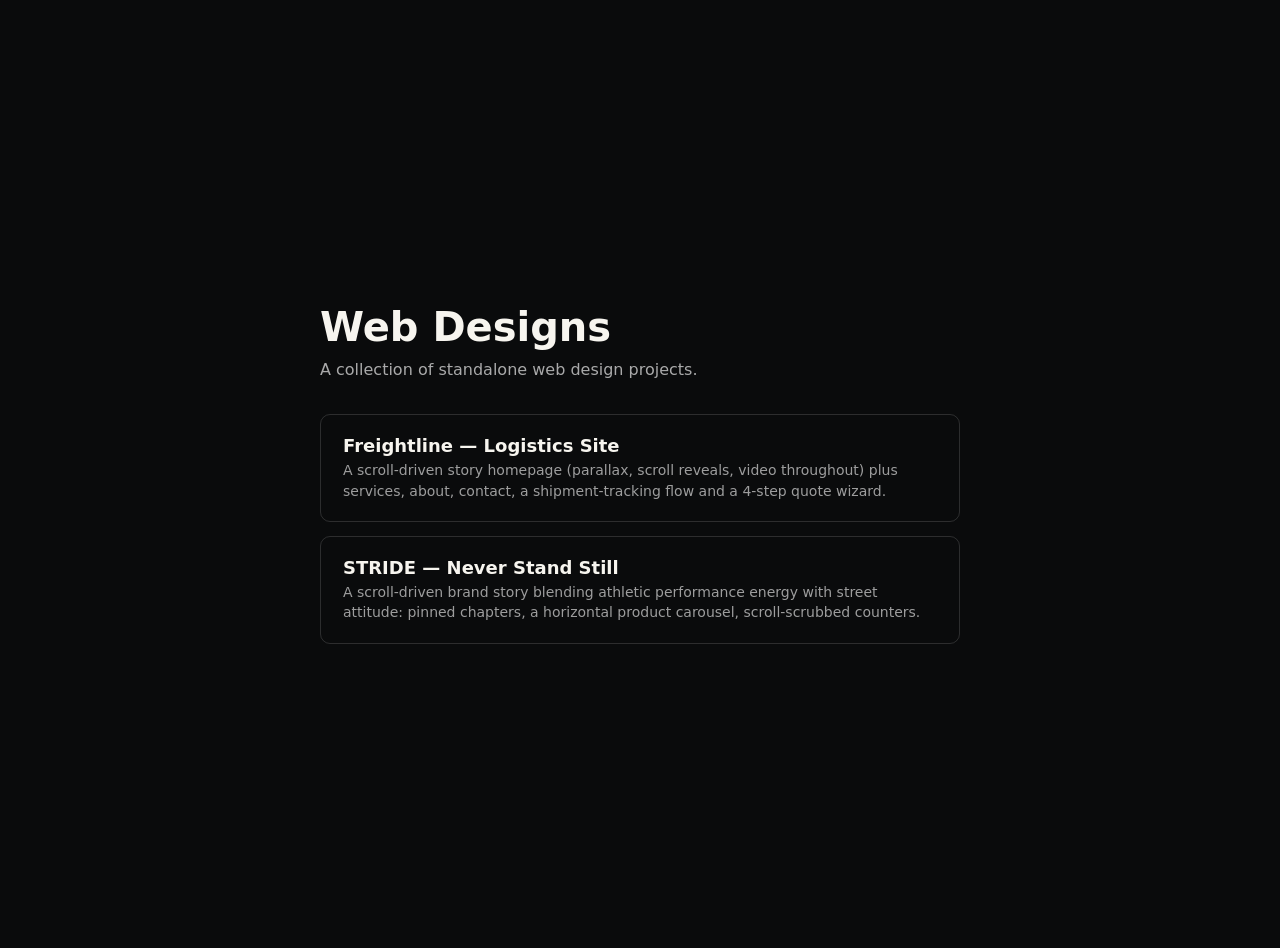
<file: index.html>
<!doctype html>
<html lang="en">
<head>
<meta charset="UTF-8">
<meta name="viewport" content="width=device-width, initial-scale=1">
<title>Web Designs</title>
<meta name="description" content="A collection of standalone web design projects.">
<style>
  :root{color-scheme:dark}
  html,body{height:100%}
  body{
    margin:0;
    background:#0a0b0c;
    color:#F7F5EF;
    font-family:system-ui,-apple-system,"Segoe UI",sans-serif;
    display:flex;
    align-items:center;
    justify-content:center;
    padding:24px;
  }
  main{max-width:640px;width:100%}
  h1{font-size:clamp(28px,5vw,40px);margin:0 0 8px}
  p.lede{color:rgba(255,255,255,.65);margin:0 0 32px;line-height:1.5}
  ul{list-style:none;margin:0;padding:0;display:flex;flex-direction:column;gap:14px}
  a.card{
    display:block;
    padding:20px 22px;
    border:1px solid rgba(255,255,255,.14);
    border-radius:10px;
    color:inherit;
    text-decoration:none;
    transition:border-color .15s ease, background .15s ease;
  }
  a.card:hover{border-color:#D6523A;background:rgba(255,255,255,.03)}
  a.card .name{font-weight:700;font-size:18px;display:block;margin-bottom:4px}
  a.card .desc{color:rgba(255,255,255,.6);font-size:14px;line-height:1.45}
</style>
</head>
<body>
<main>
  <h1>Web Designs</h1>
  <p class="lede">A collection of standalone web design projects.</p>
  <ul>
    <li>
      <a class="card" href="./logistics-freight-hero/">
        <span class="name">Freightline — Logistics Site</span>
        <span class="desc">A scroll-driven story homepage (parallax, scroll reveals, video throughout) plus services, about, contact, a shipment-tracking flow and a 4-step quote wizard.</span>
      </a>
    </li>
    <li>
      <a class="card" href="./stride/">
        <span class="name">STRIDE — Never Stand Still</span>
        <span class="desc">A scroll-driven brand story blending athletic performance energy with street attitude: pinned chapters, a horizontal product carousel, scroll-scrubbed counters.</span>
      </a>
    </li>
  </ul>
</main>
</body>
</html>
</file>
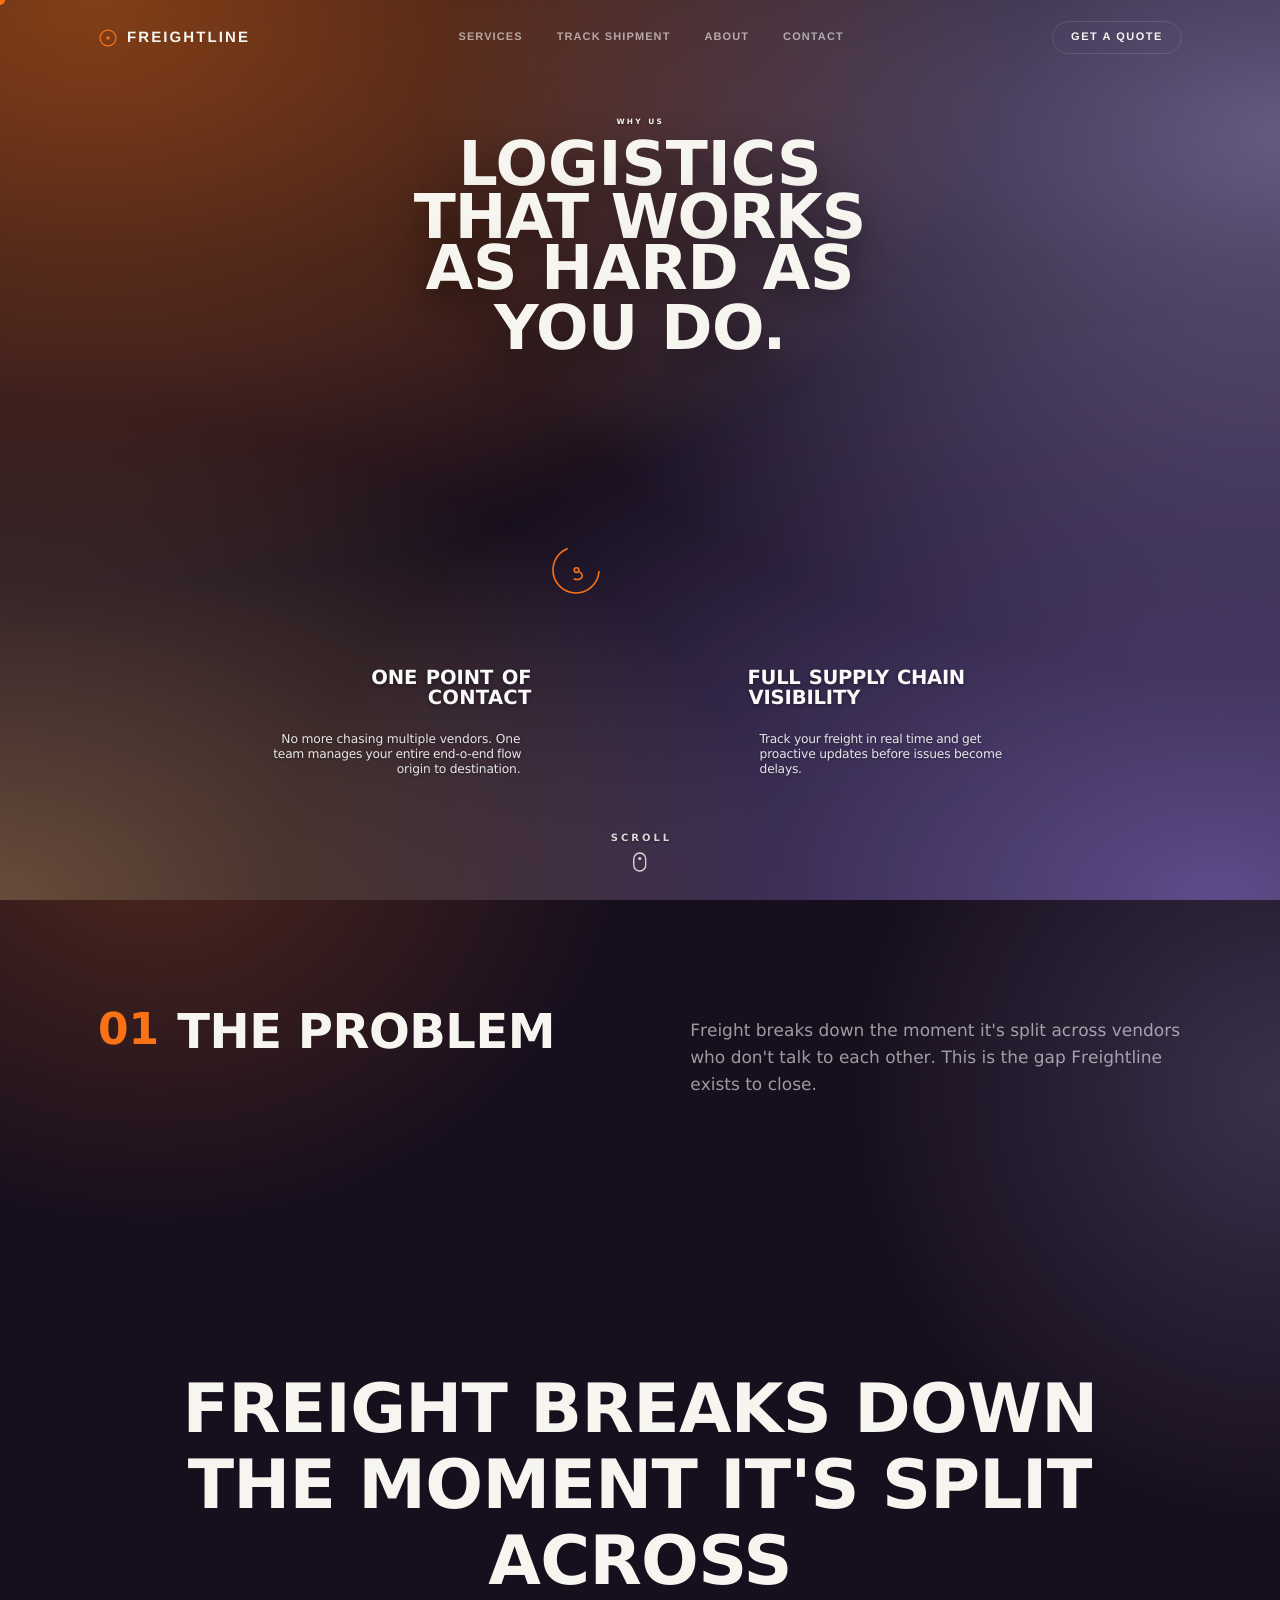
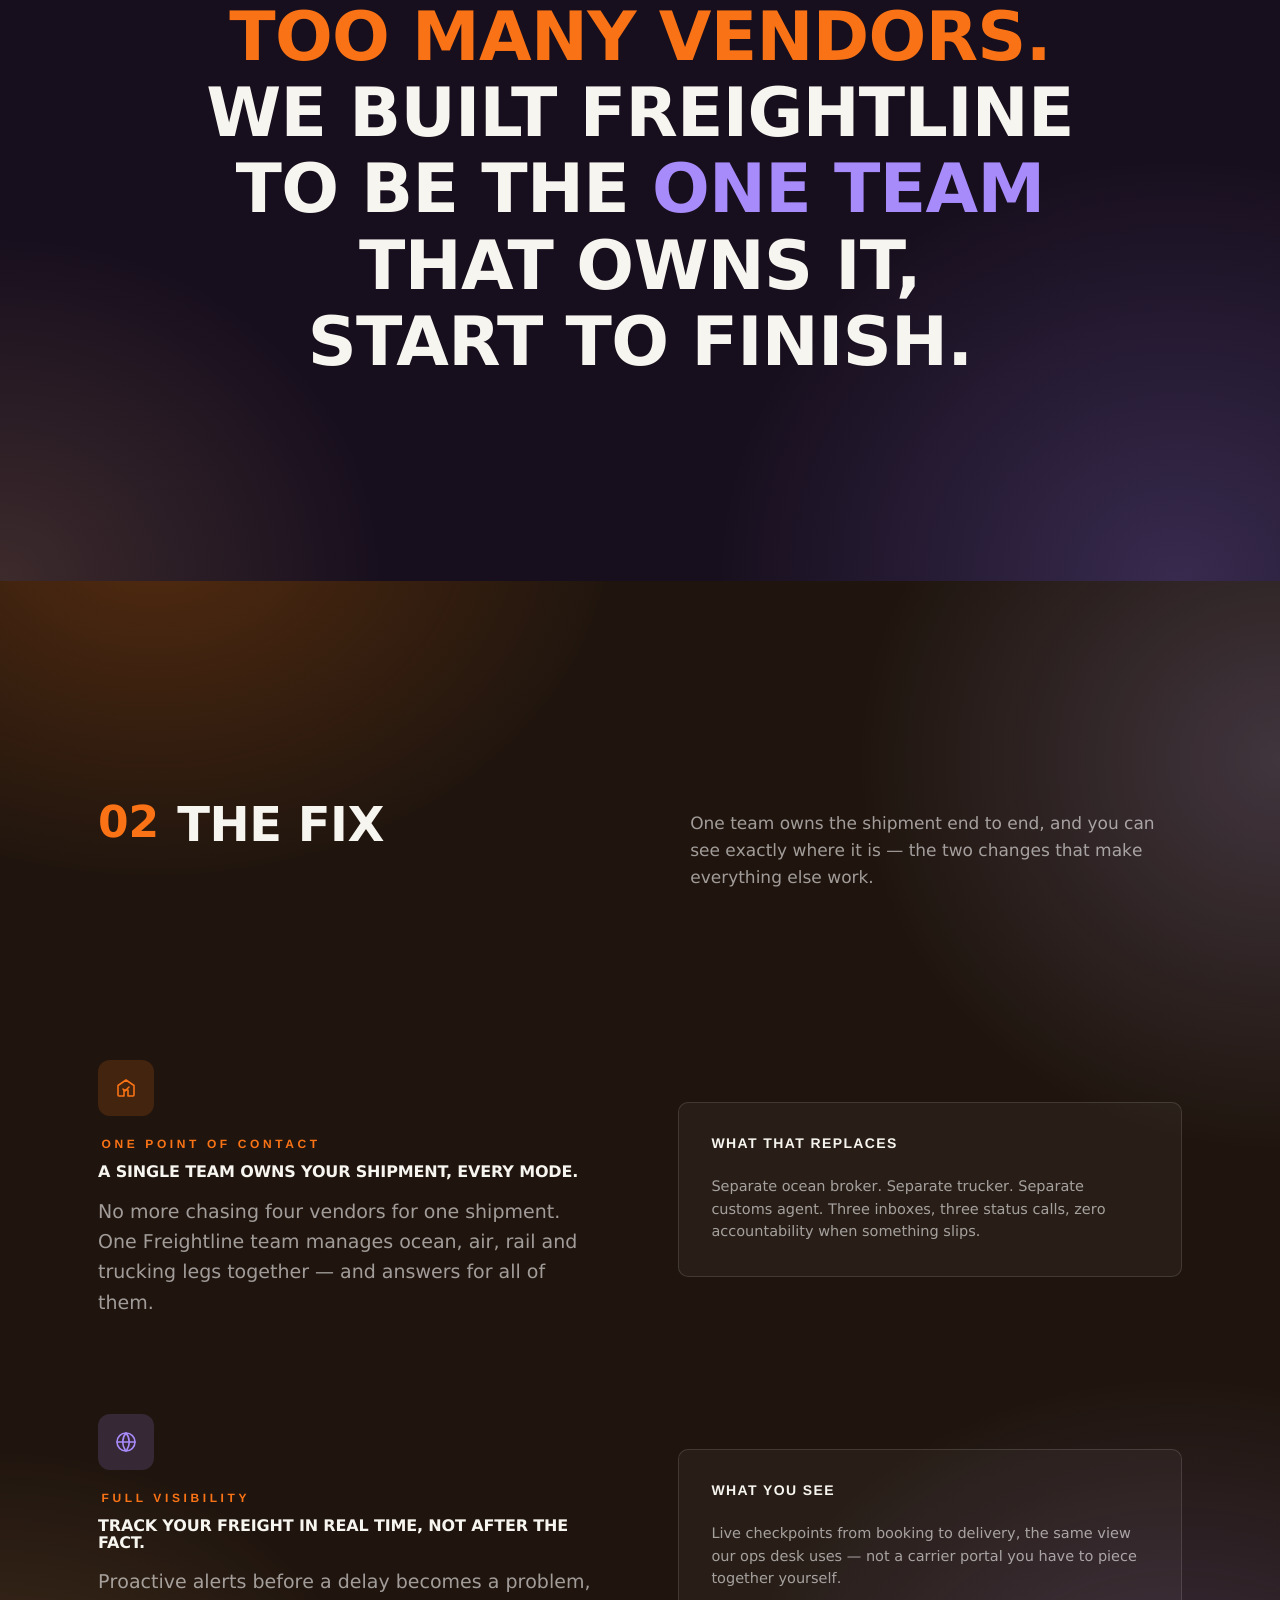
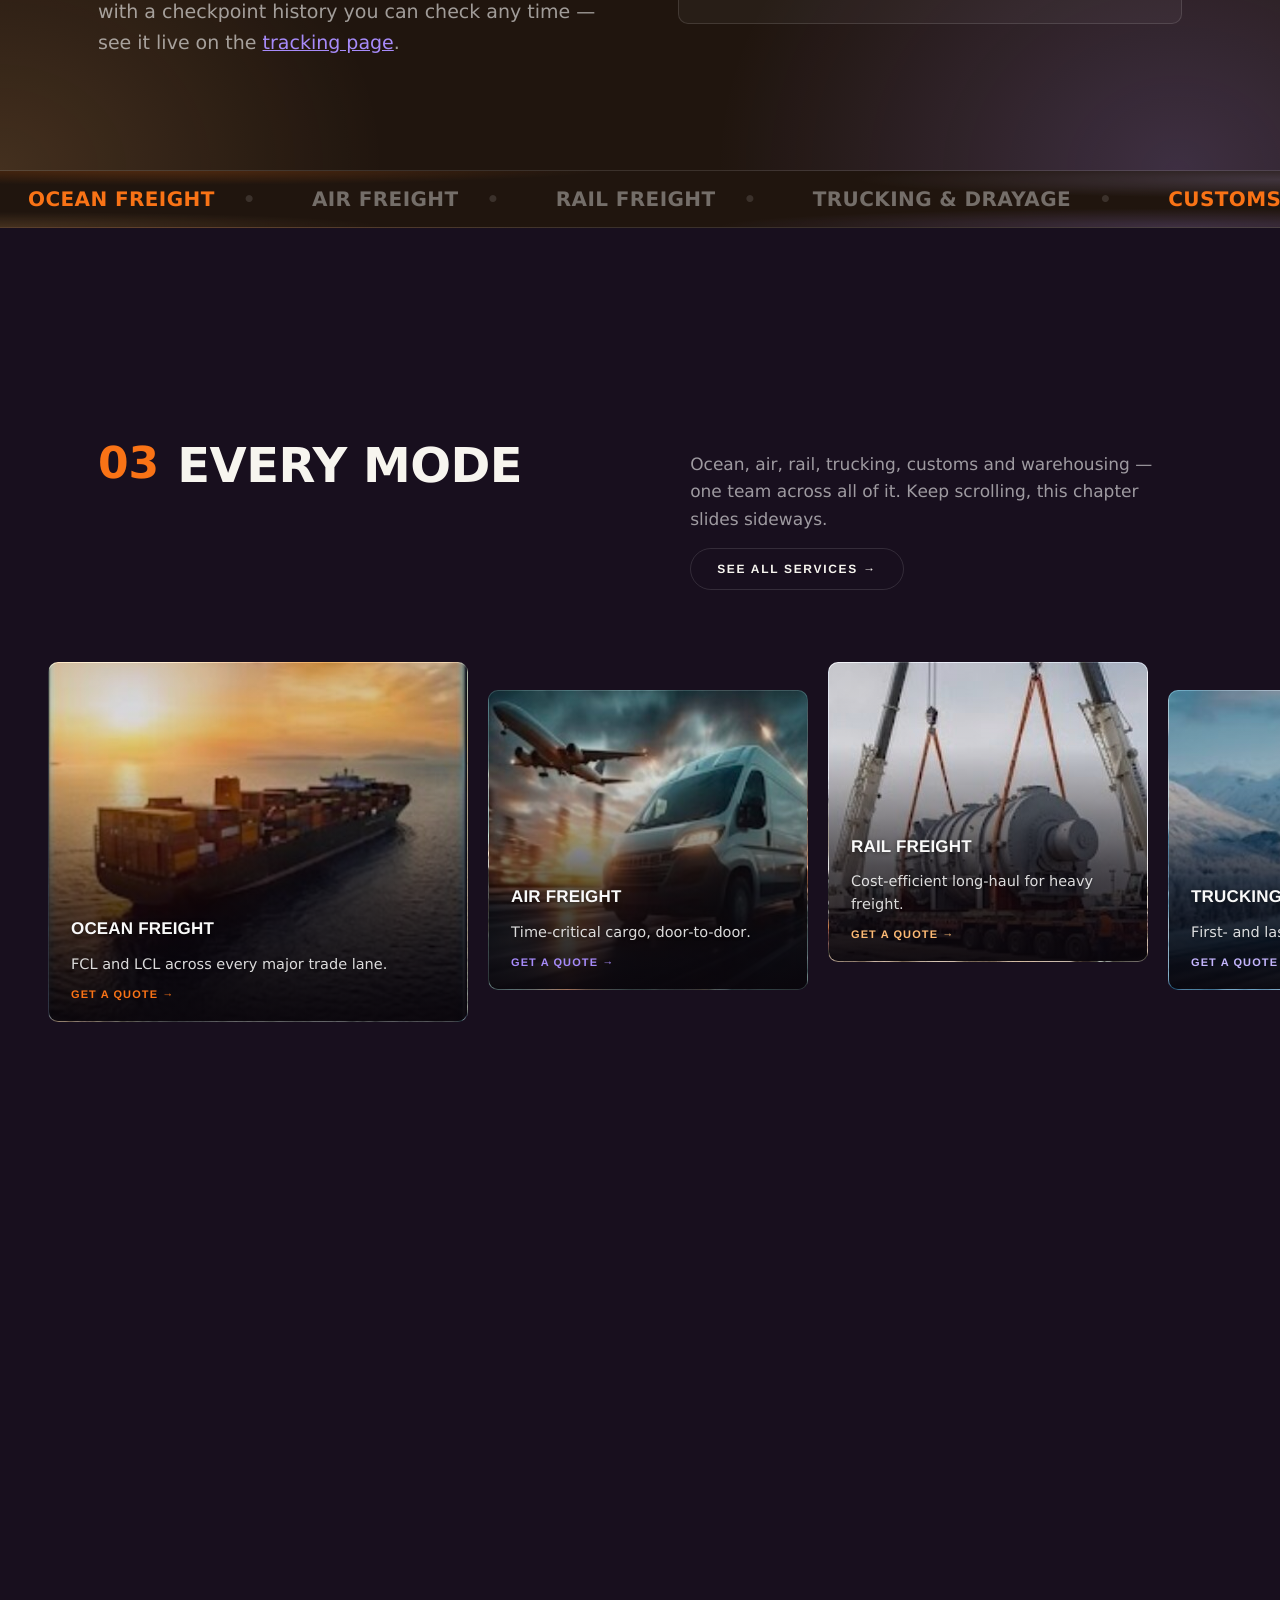
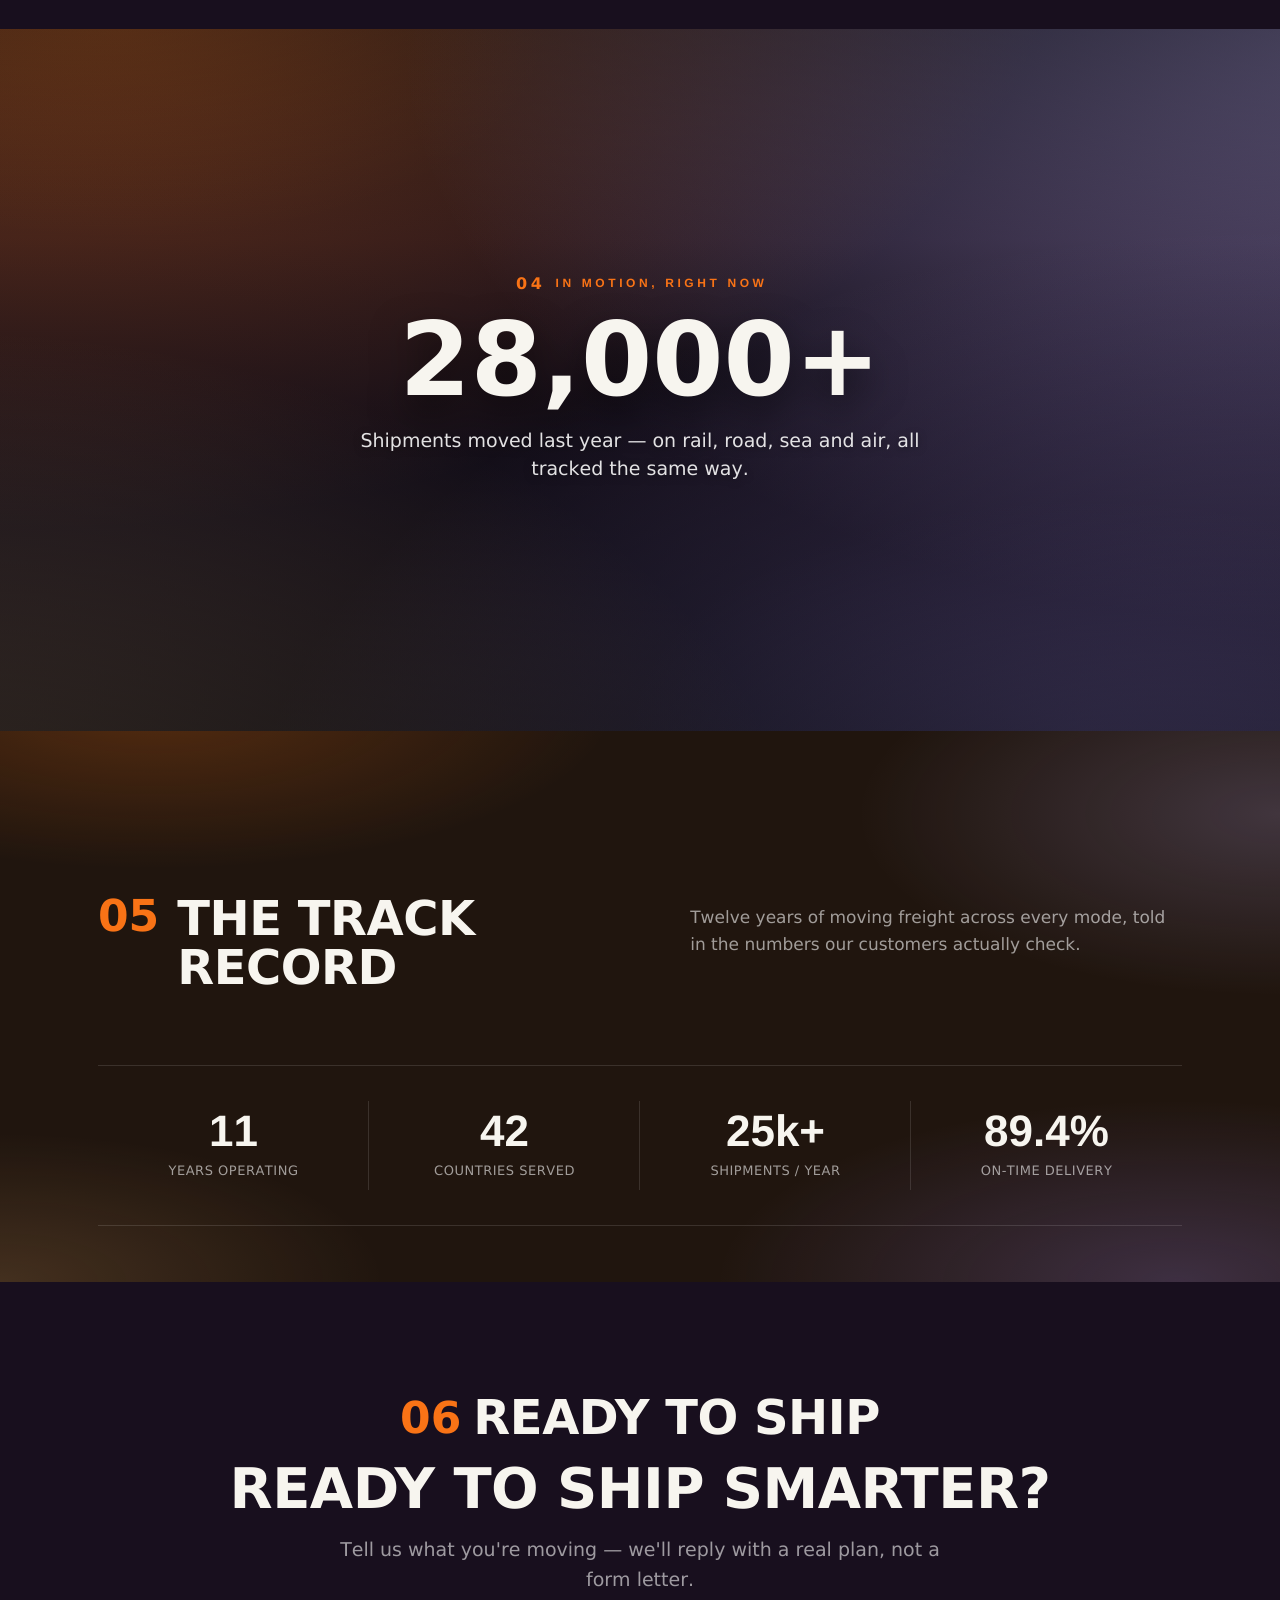
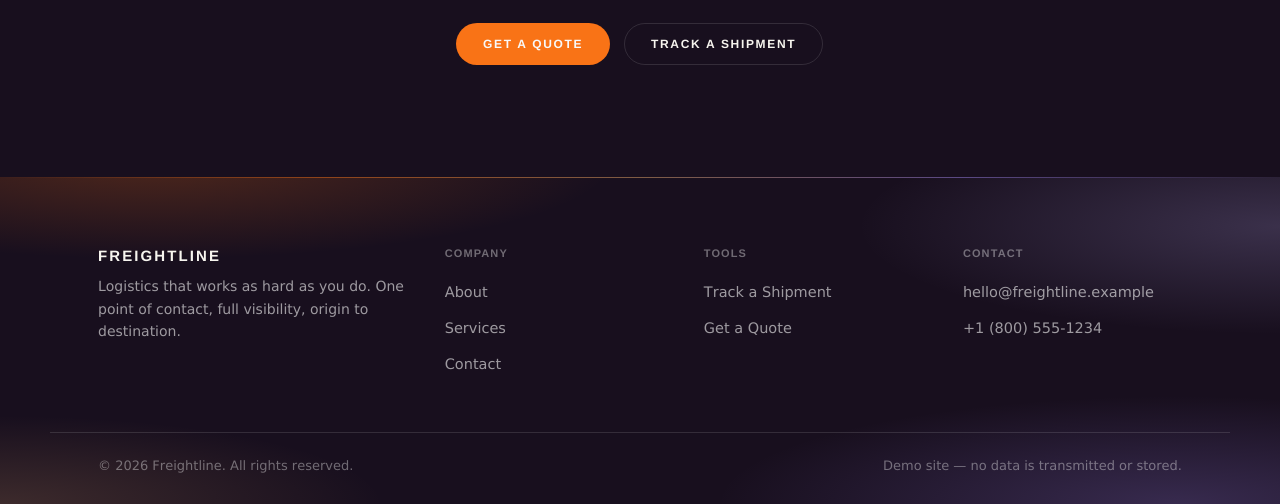
<file: logistics-freight-hero/index.html>
<!doctype html>
<html lang="en">
<head>
<meta charset="UTF-8">
<meta name="viewport" content="width=device-width, initial-scale=1, viewport-fit=cover">
<title>Logistics that works as hard as you do.</title>
<meta name="description" content="One point of contact and full supply-chain visibility, origin to destination.">
<link rel="preload" as="video" type="video/mp4" href="https://d8j0ntlcm91z4.cloudfront.net/user_38xzZboKViGWJOttwIXH07lWA1P/hf_20261005_115944_095d91d4-030f-4e82-b42b-a388c0816d24.mp4">
<link rel="preload" as="image" type="image/jpeg" href="assets/photos/ocean-freight.jpg">
<link rel="preload" as="image" type="image/jpeg" href="assets/photos/air-freight.jpg">
<link rel="preload" as="image" type="image/jpeg" href="assets/photos/rail-freight.jpg">
<link rel="preload" as="image" type="image/jpeg" href="assets/photos/trucking-drayage.jpg">
<link rel="preload" as="image" type="image/jpeg" href="assets/photos/warehousing.jpg"><link rel="stylesheet" href="assets/site.css">
<style>

@font-face{
  font-family:"Display";
  src:local("Oswald ExtraBold"), local("Oswald-ExtraBold"), local("Bebas Neue"), local("Impact");
  font-weight:800;
  font-display:block;
  ascent-override:99.9%;
  descent-override:20.1%;
  line-gap-override:0%;
}
@font-face{
  font-family:"UI";
  src:local("Oswald Bold"), local("Oswald-Bold"), local("Barlow Condensed SemiBold"), local("Arial Narrow Bold");
  font-weight:700;
  font-display:block;
  ascent-override:95%;
  descent-override:22.5%;
  line-gap-override:0%;
}
@font-face{
  font-family:"UI";
  src:local("Oswald"), local("Barlow Condensed"), local("Arial Narrow");
  font-weight:400;
  font-display:block;
  ascent-override:95%;
  descent-override:22.5%;
  line-gap-override:0%;
}

:root{
  --cream:#F7F5EF;
  --white:#F9F9F9;
  --ink:rgba(255,255,255,.88);
  --accent:#F97316;
  --s: min(100vh / 800, 100vw / 716);
  --cover: max(100vw / 1280, 100vh / 800);
}

*{box-sizing:border-box}
body{
  margin:0;
  background:#180f1e;
  font-kerning:none;
  font-variant-ligatures:none;
  font-feature-settings:normal;
  -webkit-font-smoothing:antialiased;
  -moz-osx-font-smoothing:grayscale;
  text-rendering:geometricPrecision;
}

body::before{display:none}

.frame{
  position:relative;
  height:100vh;height:100dvh;
  overflow:hidden;
  background:var(--mesh), #180f1e;
}

.bg{
  position:absolute;inset:0;
  width:100%;height:100%;
  object-fit:cover;object-position:center;
  background:var(--mesh), #180f1e;
}

.tint{
  position:absolute;inset:0;
  pointer-events:none;
  background:linear-gradient(to bottom,
    rgba(0,0,0,0.118) 0%,
    rgba(0,0,0,0.092) 11%,
    rgba(0,0,0,0.083) 20%,
    rgba(0,0,0,0.079) 29%,
    rgba(0,0,0,0.014) 37.5%,
    rgba(0,0,0,0.016) 46%,
    rgba(0,0,0,0.043) 55%,
    rgba(0,0,0,0.058) 64%,
    rgba(0,0,0,0.062) 73%,
    rgba(0,0,0,0.080) 81%,
    rgba(0,0,0,0.090) 90%,
    rgba(0,0,0,0.095) 100%);
}

/* ---------- DESKTOP / LANDSCAPE STAGE ---------- */

.stage{
  position:absolute;left:50%;top:50%;
  width:1280px;height:800px;
  margin:-400px 0 0 -640px;
  transform:scale(var(--s));
  transform-origin:50% 50%;
}

.eyebrow{
  position:absolute;left:0;top:67.8px;width:1280px;margin:0;
  font:700 7.4px/7.4px UI,system-ui,sans-serif;
  word-spacing:0.522px;
  text-align:center;
  text-transform:uppercase;
  color:var(--cream);
  text-shadow:0 1px 3px rgba(0,0,0,.45);
  letter-spacing:2.252px;
  text-indent:2.252px;
}
.eyebrow span{position:relative;display:block;left:-0.9px}

.headline{
  position:absolute;left:0;top:0;width:1280px;margin:0;
  font:800 61.74px/61.74px Display,system-ui,sans-serif;
  word-spacing:2.691px;
  text-align:center;
  text-transform:uppercase;
  color:var(--cream);
  text-shadow:0 15px 36px rgba(0,0,0,0.50);
}
.headline span{position:absolute;left:0;width:1280px;display:block;white-space:nowrap}

.hl1{top:83.62px;letter-spacing:-0.075px;left:0.45px;text-indent:-0.075px}
.hl2{top:137.02px;letter-spacing:-1.237px;text-indent:-1.237px}
.hl3{top:187.97px;letter-spacing:-0.237px;left:1.8px;text-indent:-0.237px}
.hl4{top:247.92px;letter-spacing:-0.487px;left:1.35px;text-indent:-0.487px}

.mark{
  position:absolute;left:549.5px;top:493.6px;
  width:52px;height:52px;
  overflow:visible;
  transform-origin:50% 50%;
}

.feature{position:absolute;top:0}
.f-left{right:748.5px;text-align:right}
.f-right{left:748.5px;text-align:left}

.feature .icon{position:absolute;display:block}
.f-left .icon{right:-4.5px;top:549.5px;width:35px;height:34px}
.f-right .icon{left:-3px;top:547.5px;width:35px;height:38px}

.feature h2{
  position:absolute;top:617.68px;margin:0;
  font:700 19.57px/20px UI,system-ui,sans-serif;
  word-spacing:1.838px;
  text-transform:uppercase;
  color:var(--white);
  text-shadow:0 1px 4px rgba(0,0,0,.4);
}
.f-left h2{right:0}
.f-right h2{left:0}
.feature h2 span{position:relative;display:block;white-space:nowrap}

.feature p{
  position:absolute;top:681.9px;margin:0;
  font:400 12.28px/15.1px UI,system-ui,sans-serif;
  word-spacing:-0.194px;
  color:var(--ink);
  text-shadow:0 1px 3px rgba(0,0,0,.35);
}
.f-left p{right:12px}
.f-right p{left:12px}
.feature p span{position:relative;display:block;white-space:nowrap}

.f-left h2 .t1{letter-spacing:-0.109px}
.f-left h2 .t2{letter-spacing:0.246px}
.f-right h2 .t1{letter-spacing:-0.354px;left:-0.9px}
.f-right h2 .t2{letter-spacing:-0.154px}

.f-left p .b1{letter-spacing:-0.097px;left:0.9px}
.f-left p .b2{letter-spacing:-0.271px;left:1.8px}
.f-left p .b3{letter-spacing:-0.161px;left:0.9px}

.f-right p .b1{letter-spacing:-0.247px;left:-0.9px}
.f-right p .b2{letter-spacing:-0.15px;left:-0.9px}
.f-right p .b3{letter-spacing:-0.247px;left:-0.9px}

/* ---------- ENTRANCE ANIMATION ---------- */

@media (prefers-reduced-motion:no-preference){
  .eyebrow{animation:riseIn 0.55s cubic-bezier(.33,.9,.35,1) 0.15s both}
  @keyframes riseIn{
    from{opacity:0;transform:translateY(6px)}
    to{opacity:1;transform:none}
  }

  .headline span{animation:lineIn 0.9s cubic-bezier(.16,1,.3,1) both}
  .hl1{animation-delay:.28s}
  .hl2{animation-delay:.37s}
  .hl3{animation-delay:.46s}
  .hl4{animation-delay:.55s}
  @keyframes lineIn{
    0%{opacity:0;transform:translateY(.26em);clip-path:inset(100% -30% 0% -30%)}
    35%{opacity:1}
    90%{clip-path:inset(0% -30% -100% -30%)}
    100%{opacity:1;transform:none;clip-path:inset(-80% -30% -100% -30%)}
  }

  .mark{animation:markIn 0.7s cubic-bezier(.2,.9,.25,1) 0.72s both}
  @keyframes markIn{
    from{opacity:0;transform:scale(.88)}
    to{opacity:1;transform:none}
  }

  .f-left{animation:blockInL 0.75s cubic-bezier(.16,1,.3,1) 0.82s both}
  .f-right{animation:blockInR 0.75s cubic-bezier(.16,1,.3,1) 0.90s both}
  @keyframes blockInL{
    from{opacity:0;transform:translate(-12px,8px)}
    to{opacity:1;transform:none}
  }
  @keyframes blockInR{
    from{opacity:0;transform:translate(12px,8px)}
    to{opacity:1;transform:none}
  }
}

/* ---------- TABLET PORTRAIT ---------- */

@media (min-width:610px) and (max-aspect-ratio:1/1){
  :root{
    --u: min(100vw / 768, 100vh / 1024);
    --rail: clamp(120px, calc(var(--cover) * 219), 26vw);
  }

  .stage{
    left:0;top:0;right:0;bottom:0;inset:0;
    width:auto;height:auto;margin:0;transform:none;
    display:grid;
    grid-template-columns: 1fr var(--rail) 1fr;
    grid-template-rows: auto auto 1fr auto auto minmax(0,.38fr);
    padding: calc(var(--nav-h, 76px) + 20 * var(--u)) clamp(24px,5.2vw,72px) calc(24 * var(--u));
  }

  .eyebrow,.headline,.feature,.feature h2,.feature p,.feature .icon{position:static}

  .eyebrow{
    grid-area:1/1/2/-1;
    width:auto;
    font-size:calc(11 * var(--u));
    letter-spacing:.304em;
    text-indent:.304em;
    word-spacing:.07em;
    margin-bottom:calc(20 * var(--u));
  }

  .headline{
    grid-area:2/1/3/-1;
    width:auto;
    font-size:calc(84 * var(--u));
    line-height:.92;
    word-spacing:.0436em;
  }
  .headline span{position:static;top:auto;left:auto;width:auto;text-indent:0;letter-spacing:-.012em}

  .mark{
    grid-area:4/1/5/-1;
    justify-self:center;
    top:auto;left:auto;right:5%;
    width:calc(64 * var(--u));
    height:calc(64 * var(--u));
    margin-bottom:calc(16 * var(--u));
  }

  .f-left{grid-area:5/1/6/2;right:auto;text-align:right}
  .f-right{grid-area:5/3/6/4;left:auto;text-align:left}

  .feature .icon{
    display:block;
    top:auto;right:auto;left:auto;
    width:calc(42 * var(--u));
    height:calc(46 * var(--u));
    margin-bottom:calc(14 * var(--u));
  }
  .f-left .icon{margin-left:auto;margin-right:calc(-4.5 * var(--u))}
  .f-right .icon{margin-right:auto;margin-left:calc(-3 * var(--u))}

  .feature h2{
    top:auto;right:auto;left:auto;
    font-size:calc(22 * var(--u));
    line-height:1.08;
    word-spacing:.094em;
    margin-bottom:calc(12 * var(--u));
  }
  .feature h2 span{white-space:normal;letter-spacing:-.018em}

  .feature p{
    top:auto;right:auto;left:auto;
    font-size:calc(14.5 * var(--u));
    line-height:1.34;
    word-spacing:-.016em;
    max-width:calc(310 * var(--u));
  }
  .feature p span{display:inline;white-space:normal;letter-spacing:-.02em}
  .f-left p{margin-left:auto;margin-right:calc(10 * var(--u))}
  .f-right p{margin-right:auto;margin-left:calc(10 * var(--u))}
}

/* ---------- PHONE ---------- */

@media (max-width:609px){
  .frame{height:100vh;height:100dvh}

  :root{
    --u: min(100vw / 390, 100vh / 780);
  }
  :root{
    --u: min(100vw / 390, 100dvh / 780);
  }

  .stage{
    left:0;top:0;right:0;bottom:0;inset:0;
    width:auto;height:auto;margin:0;transform:none;
    display:grid;
    grid-template-columns: 100%;
    grid-template-rows: auto auto 1fr auto auto auto minmax(0,.3fr);
    padding: calc(var(--nav-h, 76px) + 10 * var(--u))
             max(calc(22 * var(--u)), env(safe-area-inset-right))
             max(calc(32 * var(--u)), env(safe-area-inset-bottom))
             max(calc(22 * var(--u)), env(safe-area-inset-left));
  }

  .eyebrow,.headline,.feature,.feature h2,.feature p,.feature .icon{position:static}

  .eyebrow{
    grid-row:1;
    width:auto;
    font-size:clamp(8px, calc(9.5 * var(--u)), 11px);
    letter-spacing:.304em;
    text-indent:.304em;
    word-spacing:.07em;
    margin-bottom:calc(16 * var(--u));
  }

  .headline{
    grid-row:2;
    width:auto;
    font-size:clamp(26px, min(11.6vw, calc(52 * var(--u))), 64px);
    line-height:.92;
    word-spacing:.0436em;
  }
  .headline span{position:static;top:auto;left:auto;width:auto;text-indent:0;letter-spacing:-.012em}

  .mark{
    grid-row:4;
    justify-self:center;
    top:auto;left:auto;right:5%;
    width:clamp(38px, calc(46 * var(--u)), 54px);
    height:clamp(38px, calc(46 * var(--u)), 54px);
    margin-bottom:calc(18 * var(--u));
  }

  .f-left{grid-row:5;right:auto;text-align:right;margin-bottom:calc(26 * var(--u))}
  .f-right{grid-row:6;left:auto;text-align:left}

  .feature .icon{
    display:block;
    top:auto;right:auto;left:auto;
    width:clamp(26px, calc(34 * var(--u)), 40px);
    height:clamp(28px, calc(37 * var(--u)), 43px);
    margin-bottom:calc(14 * var(--u));
  }
  .f-left .icon{margin-left:auto;margin-right:calc(-4 * var(--u))}
  .f-right .icon{margin-right:auto;margin-left:calc(-3 * var(--u))}

  .feature h2{
    top:auto;right:auto;left:auto;
    font-size:clamp(15px, calc(17 * var(--u)), 20px);
    line-height:1.08;
    word-spacing:.094em;
    margin-bottom:calc(12 * var(--u));
  }
  .feature h2 span{white-space:normal;letter-spacing:-.018em}

  .feature p{
    top:auto;right:auto;left:auto;
    font-size:clamp(11.5px, calc(13.5 * var(--u)), 14.5px);
    line-height:1.36;
    word-spacing:-.016em;
    max-width:calc(320 * var(--u));
  }
  .feature p span{display:inline;white-space:normal;letter-spacing:-.02em}
  .f-left p{margin-left:auto}
  .f-right p{margin-right:auto}
}

/* ---------- hero scroll cue ---------- */

.hero-scroll-cue{
  position:absolute;left:50%;bottom:28px;z-index:6;
  transform:translateX(-50%);
  display:flex;flex-direction:column;align-items:center;gap:8px;
  color:var(--cream);opacity:.85;
  animation:heroCueFloat 2.2s ease-in-out infinite;
}
.hero-scroll-cue span{
  font:700 10px/1 UI,system-ui,sans-serif;letter-spacing:.3em;text-indent:.3em;text-transform:uppercase;
  text-shadow:0 1px 3px rgba(0,0,0,.5);
}
@keyframes heroCueFloat{0%,100%{transform:translate(-50%,0)}50%{transform:translate(-50%,8px)}}
@media (prefers-reduced-motion:reduce){.hero-scroll-cue{animation:none}}

/* ---------- homepage story content below the hero ---------- */

.story-statement em.accent{font-style:normal;color:var(--accent)}
.story-statement em.teal{font-style:normal;color:var(--accent-2)}

/* ---------- scroll-snap (homepage only) ----------
   Proximity, not mandatory: settles on a section boundary only when
   already close to one, so it reads as "the page has structure"
   without fighting Lenis's momentum or forcing a snap on every stop.
   The pinned horizontal-scroll gallery is deliberately excluded —
   snapping into a section GSAP is also pinning/scrubbing would fight
   it. Scoped to this page only: the interior utility pages (forms,
   the quote wizard, variable-height content) are a poor fit for
   section snapping. */
html{scroll-snap-type:y proximity}
.frame,
.story-section:not(.hcards-pin),
.footer{scroll-snap-align:start}
@media (prefers-reduced-motion:reduce){html{scroll-snap-type:none}}

</style>
</head>
<body>
<div class="bg-mesh-fixed" aria-hidden="true"></div>
<div class="scroll-progress" aria-hidden="true"></div>
<div class="cursor" id="cursor" aria-hidden="true"></div>
<div class="chapter-hud" id="chapterHud" aria-hidden="true">
  <span class="chapter-hud__index" id="chapterHudIndex">01</span>
  <span class="chapter-hud__name" id="chapterHudName">The Problem</span>
</div>
<div class="frame">
  <video class="bg" src="https://d8j0ntlcm91z4.cloudfront.net/user_38xzZboKViGWJOttwIXH07lWA1P/hf_20261005_115944_095d91d4-030f-4e82-b42b-a388c0816d24.mp4" poster="data:image/svg+xml,%3Csvg%20xmlns%3D%22http%3A%2F%2Fwww.w3.org%2F2000%2Fsvg%22%20width%3D%22960%22%20height%3D%22600%22%20viewBox%3D%220%200%20960%20600%22%3E%20%3Cdefs%3E%20%3CradialGradient%20id%3D%22r%22%20cx%3D%2212%25%22%20cy%3D%220%25%22%20r%3D%2265%25%22%3E%20%3Cstop%20offset%3D%220%25%22%20stop-color%3D%22%23F97316%22%20stop-opacity%3D%220.55%22%2F%3E%20%3Cstop%20offset%3D%22100%25%22%20stop-color%3D%22%23F97316%22%20stop-opacity%3D%220%22%2F%3E%20%3C%2FradialGradient%3E%20%3CradialGradient%20id%3D%22b%22%20cx%3D%2295%25%22%20cy%3D%2215%25%22%20r%3D%2260%25%22%3E%20%3Cstop%20offset%3D%220%25%22%20stop-color%3D%22%23C4B5FD%22%20stop-opacity%3D%220.5%22%2F%3E%20%3Cstop%20offset%3D%22100%25%22%20stop-color%3D%22%23C4B5FD%22%20stop-opacity%3D%220%22%2F%3E%20%3C%2FradialGradient%3E%20%3CradialGradient%20id%3D%22t%22%20cx%3D%2290%25%22%20cy%3D%22100%25%22%20r%3D%2265%25%22%3E%20%3Cstop%20offset%3D%220%25%22%20stop-color%3D%22%23A78BFA%22%20stop-opacity%3D%220.55%22%2F%3E%20%3Cstop%20offset%3D%22100%25%22%20stop-color%3D%22%23A78BFA%22%20stop-opacity%3D%220%22%2F%3E%20%3C%2FradialGradient%3E%20%3CradialGradient%20id%3D%22a%22%20cx%3D%225%25%22%20cy%3D%22100%25%22%20r%3D%2255%25%22%3E%20%3Cstop%20offset%3D%220%25%22%20stop-color%3D%22%23FDBA74%22%20stop-opacity%3D%220.4%22%2F%3E%20%3Cstop%20offset%3D%22100%25%22%20stop-color%3D%22%23FDBA74%22%20stop-opacity%3D%220%22%2F%3E%20%3C%2FradialGradient%3E%20%3C%2Fdefs%3E%20%3Crect%20width%3D%22960%22%20height%3D%22600%22%20fill%3D%22%23180f1e%22%2F%3E%20%3Crect%20width%3D%22960%22%20height%3D%22600%22%20fill%3D%22url%28%23r%29%22%2F%3E%20%3Crect%20width%3D%22960%22%20height%3D%22600%22%20fill%3D%22url%28%23b%29%22%2F%3E%20%3Crect%20width%3D%22960%22%20height%3D%22600%22%20fill%3D%22url%28%23t%29%22%2F%3E%20%3Crect%20width%3D%22960%22%20height%3D%22600%22%20fill%3D%22url%28%23a%29%22%2F%3E%20%3C%2Fsvg%3E" autoplay muted loop playsinline disablepictureinpicture aria-label="Aerial view of a container freight train crossing black coal terrain"></video>
  <div class="tint"></div>

  <header class="nav">
    <div class="container nav__inner">
      <a class="nav__brand" href="index.html">
        <svg width="20" height="20" viewBox="0 0 24 24" fill="none" aria-hidden="true"><circle cx="12" cy="12" r="9.5" stroke="#F97316" stroke-width="1.6"/><circle cx="12" cy="12" r="2" fill="#F97316"/></svg>
        Freightline
      </a>
      <nav class="nav__links" aria-label="Primary">
        <a href="services.html">Services</a>
        <a href="track.html">Track Shipment</a>
        <a href="about.html">About</a>
        <a href="contact.html">Contact</a>
      </nav>
      <div class="nav__right">
        <a class="btn btn--ghost btn--sm" href="quote.html">Get a Quote</a>
        <button class="nav__toggle" id="navToggle" aria-expanded="false" aria-controls="navMobile" aria-label="Open menu"><span></span></button>
      </div>
    </div>
  </header>
  <div class="nav__mobile" id="navMobile">
    <a href="services.html">Services</a>
    <a href="track.html">Track Shipment</a>
    <a href="about.html">About</a>
    <a href="contact.html">Contact</a>
    <a class="btn btn--accent btn--block" href="quote.html">Get a Quote</a>
  </div>

  <main class="stage">

    <p class="eyebrow"><span>WHY US</span></p>

    <h1 class="headline">
      <span class="hl1">LOGISTICS</span>
      <span class="hl2">THAT WORKS</span>
      <span class="hl3">AS HARD AS</span>
      <span class="hl4">YOU DO.</span>
    </h1>

    <svg class="mark" viewBox="0 0 52 52" fill="none" aria-hidden="true">
      <circle cx="26" cy="26" r="23" stroke="#F97316" stroke-width="1.6" stroke-dasharray="98.3 46.3" transform="rotate(2.5 26 26)"/>
      <g stroke="#F97316" stroke-width="1.6" stroke-linecap="round">
        <circle cx="26.5" cy="26.1" r="2.3"/>
        <path d="M28.9 27.6C31.6 29 32.9 31.2 31.8 33.3 30.7 35.4 27.2 36.1 24.2 35.1"/>
      </g>
    </svg>

    <section class="feature f-left">
      <svg class="icon" viewBox="0 0 35 34" aria-hidden="true">
        <defs>
          <clipPath id="gclip">
            <circle cx="17.5" cy="17" r="9.80"/>
          </clipPath>
        </defs>
        <circle cx="17.5" cy="17" r="16.5" stroke="#F9F9F9" stroke-width="1.9" stroke-dasharray="3.6 3"/>
        <circle cx="17.5" cy="17" r="9.80" fill="#F9F9F9"/>
        <g stroke="#101215" stroke-width="0.90" clip-path="url(#gclip)">
          <path d="M11.90 7.20 V26.80"/>
          <path d="M17.5 7.20 V26.80"/>
          <path d="M23.10 7.20 V26.80"/>
          <path d="M7.70 11.40 H27.30"/>
          <path d="M7.70 17 H27.30"/>
          <path d="M7.70 22.60 H27.30"/>
        </g>
      </svg>
      <h2><span class="t1">One point of</span><span class="t2">contact</span></h2>
      <p>
        <span class="b1">No more chasing multiple vendors. One</span>
        <span class="b2">team manages your entire end-o-end flow</span>
        <span class="b3">origin to destination.</span>
      </p>
    </section>

    <section class="feature f-right">
      <svg class="icon" viewBox="0 0 35 38" aria-hidden="true">
        <rect x="0.5" y="0.5" width="17" height="9.6" rx="0.5" fill="#F9F9F9"/>
        <rect x="10.5" y="13.5" width="13.5" height="10.9" rx="0.5" fill="#F9F9F9"/>
        <rect x="17.5" y="28.3" width="17" height="9.7" rx="0.5" fill="#F9F9F9"/>
        <g fill="#101215">
          <rect x="2.50" y="2.50" width="1.10" height="1.90"/>
          <rect x="5.60" y="2.50" width="1.10" height="1.90"/>
          <rect x="8.70" y="2.50" width="1.10" height="1.90"/>
          <rect x="11.80" y="2.50" width="1.10" height="1.90"/>
          <rect x="14.90" y="2.50" width="1.10" height="1.90"/>
          <rect x="2.50" y="6.50" width="1.10" height="1.90"/>
          <rect x="5.60" y="6.50" width="1.10" height="1.90"/>
          <rect x="8.70" y="6.50" width="1.10" height="1.90"/>
          <rect x="11.80" y="6.50" width="1.10" height="1.90"/>
          <rect x="14.90" y="6.50" width="1.10" height="1.90"/>
          <rect x="12.50" y="15.20" width="1.10" height="1.90"/>
          <rect x="15.60" y="15.20" width="1.10" height="1.90"/>
          <rect x="18.70" y="15.20" width="1.10" height="1.90"/>
          <rect x="21.80" y="15.20" width="1.10" height="1.90"/>
          <rect x="12.50" y="20.40" width="1.10" height="1.90"/>
          <rect x="15.60" y="20.40" width="1.10" height="1.90"/>
          <rect x="18.70" y="20.40" width="1.10" height="1.90"/>
          <rect x="21.80" y="20.40" width="1.10" height="1.90"/>
          <rect x="19.50" y="30.30" width="1.10" height="1.90"/>
          <rect x="22.60" y="30.30" width="1.10" height="1.90"/>
          <rect x="25.70" y="30.30" width="1.10" height="1.90"/>
          <rect x="28.80" y="30.30" width="1.10" height="1.90"/>
          <rect x="31.90" y="30.30" width="1.10" height="1.90"/>
          <rect x="19.50" y="34.40" width="1.10" height="1.90"/>
          <rect x="22.60" y="34.40" width="1.10" height="1.90"/>
          <rect x="25.70" y="34.40" width="1.10" height="1.90"/>
          <rect x="28.80" y="34.40" width="1.10" height="1.90"/>
          <rect x="31.90" y="34.40" width="1.10" height="1.90"/>
        </g>
      </svg>
      <h2><span class="t1">Full supply chain</span><span class="t2">visibility</span></h2>
      <p>
        <span class="b1">Track your freight in real time and get</span>
        <span class="b2">proactive updates before issues become</span>
        <span class="b3">delays.</span>
      </p>
    </section>

  </main>

  <div class="hero-scroll-cue" aria-hidden="true">
    <span>Scroll</span>
    <svg width="14" height="20" viewBox="0 0 14 20" fill="none"><rect x="1" y="1" width="12" height="18" rx="6" stroke="#F7F5EF" stroke-width="1.4"/><circle cx="7" cy="6.5" r="1.6" fill="#F7F5EF"/></svg>
  </div>
</div>

<!-- ============ THE STORY CONTINUES BELOW THE HERO ============ -->

<section class="story-section story-section--dark" data-chapter-index="01" data-chapter-name="The Problem">
  <div class="container">
    <div class="chapter-head" data-reveal="fade">
      <div class="chapter-head__title">
        <span class="chapter-head__num">01</span>
        <h2 class="chapter-head__name">The Problem</h2>
      </div>
      <p class="chapter-head__desc">Freight breaks down the moment it's split across vendors who don't talk to each other. This is the gap Freightline exists to close.</p>
    </div>
  </div>
  <div class="container story-statement">
    <p>
      <span class="reveal-word"><span class="reveal-word__inner">Freight breaks down</span></span>
      <span class="reveal-word"><span class="reveal-word__inner">the moment it's split</span></span>
      <span class="reveal-word"><span class="reveal-word__inner">across</span></span>
      <span class="reveal-word"><span class="reveal-word__inner"><em class="accent">too many vendors.</em></span></span>
      <span class="reveal-word"><span class="reveal-word__inner">We built Freightline</span></span>
      <span class="reveal-word"><span class="reveal-word__inner">to be the</span></span>
      <span class="reveal-word"><span class="reveal-word__inner"><em class="teal">one team</em></span></span>
      <span class="reveal-word"><span class="reveal-word__inner">that owns it,</span></span>
      <span class="reveal-word"><span class="reveal-word__inner">start to finish.</span></span>
    </p>
  </div>
</section>

<section class="story-section story-section--alt section" data-chapter-index="02" data-chapter-name="The Fix">
  <div class="container" style="display:flex;flex-direction:column;gap:clamp(56px,9vw,96px)">

    <div class="chapter-head" data-reveal="fade">
      <div class="chapter-head__title">
        <span class="chapter-head__num">02</span>
        <h2 class="chapter-head__name">The Fix</h2>
      </div>
      <p class="chapter-head__desc">One team owns the shipment end to end, and you can see exactly where it is — the two changes that make everything else work.</p>
    </div>

    <div class="split-feature" data-reveal="left">
      <div>
        <div class="split-feature__icon">
          <svg width="24" height="24" viewBox="0 0 24 24" fill="none" stroke="currentColor" stroke-width="1.6" stroke-linecap="round" stroke-linejoin="round"><path d="M4 9.5 12 4l8 5.5V19a1 1 0 0 1-1 1h-5v-6h-4v6H5a1 1 0 0 1-1-1Z"/><path d="m9 13 2 2 4-4" stroke="#F97316"/></svg>
        </div>
        <p class="eyebrow-label">One point of contact</p>
        <h2 class="h-display h2">A single team owns your shipment, every mode.</h2>
        <p class="lede" style="margin-top:16px;max-width:none">No more chasing four vendors for one shipment. One Freightline team manages ocean, air, rail and trucking legs together — and answers for all of them.</p>
      </div>
      <div class="card" style="padding:32px">
        <h3 class="card__title" style="font-size:14px;letter-spacing:.1em">What that replaces</h3>
        <p class="card__desc" style="margin-top:10px">Separate ocean broker. Separate trucker. Separate customs agent. Three inboxes, three status calls, zero accountability when something slips.</p>
      </div>
    </div>

    <div class="split-feature" data-reveal="right">
      <div>
        <div class="split-feature__icon split-feature--teal">
          <svg width="24" height="24" viewBox="0 0 24 24" fill="none" stroke="currentColor" stroke-width="1.6" stroke-linecap="round" stroke-linejoin="round"><circle cx="12" cy="12" r="9"/><path d="M12 3a14 14 0 0 1 0 18M12 3a14 14 0 0 0 0 18M3 12h18"/></svg>
        </div>
        <p class="eyebrow-label">Full visibility</p>
        <h2 class="h-display h2">Track your freight in real time, not after the fact.</h2>
        <p class="lede" style="margin-top:16px;max-width:none">Proactive alerts before a delay becomes a problem, with a checkpoint history you can check any time — see it live on the <a href="track.html" style="color:var(--accent-2)">tracking page</a>.</p>
      </div>
      <div class="card" style="padding:32px">
        <h3 class="card__title" style="font-size:14px;letter-spacing:.1em">What you see</h3>
        <p class="card__desc" style="margin-top:10px">Live checkpoints from booking to delivery, the same view our ops desk uses — not a carrier portal you have to piece together yourself.</p>
      </div>
    </div>

  </div>
</section>

<div class="marquee" aria-hidden="true">
  <div class="marquee__track">
    <span class="is-accent">Ocean Freight</span>
    <span>Air Freight</span>
    <span>Rail Freight</span>
    <span>Trucking &amp; Drayage</span>
    <span class="is-accent">Customs Brokerage</span>
    <span>Warehousing</span>
    <span class="is-accent">Ocean Freight</span>
    <span>Air Freight</span>
    <span>Rail Freight</span>
    <span>Trucking &amp; Drayage</span>
    <span class="is-accent">Customs Brokerage</span>
    <span>Warehousing</span>
  </div>
</div>

<section class="story-section hcards-pin" data-chapter-index="03" data-chapter-name="Every Mode">
  <div class="container">
    <div class="chapter-head" data-reveal="fade">
      <div class="chapter-head__title">
        <span class="chapter-head__num">03</span>
        <h2 class="chapter-head__name">Every Mode</h2>
      </div>
      <div>
        <p class="chapter-head__desc">Ocean, air, rail, trucking, customs and warehousing — one team across all of it. Keep scrolling, this chapter slides sideways.</p>
        <a class="btn btn--ghost" href="services.html" style="margin-top:14px;display:inline-flex">See all services →</a>
      </div>
    </div>
  </div>
  <div class="hcards-viewport">
    <div class="container" style="max-width:none">
      <div class="hcards-track">

        <div class="tilt tilt--featured"><article class="card card--photo tilt-el" data-cursor="View" style="background-image:url('assets/photos/ocean-freight.jpg')">
          <h2 class="card__title">Ocean Freight</h2>
          <p class="card__desc">FCL and LCL across every major trade lane.</p>
          <a class="card__link" href="quote.html?mode=ocean">Get a quote →</a>
        </article></div>

        <div class="tilt"><article class="card card--photo tilt-el" data-cursor="View" style="background-image:url('assets/photos/air-freight.jpg')">
          <h2 class="card__title">Air Freight</h2>
          <p class="card__desc">Time-critical cargo, door-to-door.</p>
          <a class="card__link" href="quote.html?mode=air">Get a quote →</a>
        </article></div>

        <div class="tilt"><article class="card card--photo tilt-el" data-cursor="View" style="background-image:url('assets/photos/rail-freight.jpg')">
          <h2 class="card__title">Rail Freight</h2>
          <p class="card__desc">Cost-efficient long-haul for heavy freight.</p>
          <a class="card__link" href="quote.html?mode=rail">Get a quote →</a>
        </article></div>

        <div class="tilt"><article class="card card--photo tilt-el" data-cursor="View" style="background-image:url('assets/photos/trucking-drayage.jpg')">
          <h2 class="card__title">Trucking &amp; Drayage</h2>
          <p class="card__desc">First- and last-mile, port to door.</p>
          <a class="card__link" href="quote.html?mode=trucking">Get a quote →</a>
        </article></div>

        <div class="tilt"><article class="card card--photo tilt-el" data-cursor="View" style="background-image:url('assets/photos/warehousing.jpg')">
          <h2 class="card__title">Warehousing &amp; Distribution</h2>
          <p class="card__desc">Cross-dock and storage, pick-pack-ship on demand.</p>
          <a class="card__link" href="contact.html">Ask about warehousing →</a>
        </article></div>

      </div>
    </div>
  </div>
</section>

<section class="story-section video-band" data-chapter-index="04" data-chapter-name="In Motion">
  <video class="video-band__media" src="https://d8j0ntlcm91z4.cloudfront.net/user_38xzZboKViGWJOttwIXH07lWA1P/hf_20261005_115944_095d91d4-030f-4e82-b42b-a388c0816d24.mp4" poster="data:image/svg+xml,%3Csvg%20xmlns%3D%22http%3A%2F%2Fwww.w3.org%2F2000%2Fsvg%22%20width%3D%22960%22%20height%3D%22600%22%20viewBox%3D%220%200%20960%20600%22%3E%20%3Cdefs%3E%20%3CradialGradient%20id%3D%22r%22%20cx%3D%2212%25%22%20cy%3D%220%25%22%20r%3D%2265%25%22%3E%20%3Cstop%20offset%3D%220%25%22%20stop-color%3D%22%23F97316%22%20stop-opacity%3D%220.55%22%2F%3E%20%3Cstop%20offset%3D%22100%25%22%20stop-color%3D%22%23F97316%22%20stop-opacity%3D%220%22%2F%3E%20%3C%2FradialGradient%3E%20%3CradialGradient%20id%3D%22b%22%20cx%3D%2295%25%22%20cy%3D%2215%25%22%20r%3D%2260%25%22%3E%20%3Cstop%20offset%3D%220%25%22%20stop-color%3D%22%23C4B5FD%22%20stop-opacity%3D%220.5%22%2F%3E%20%3Cstop%20offset%3D%22100%25%22%20stop-color%3D%22%23C4B5FD%22%20stop-opacity%3D%220%22%2F%3E%20%3C%2FradialGradient%3E%20%3CradialGradient%20id%3D%22t%22%20cx%3D%2290%25%22%20cy%3D%22100%25%22%20r%3D%2265%25%22%3E%20%3Cstop%20offset%3D%220%25%22%20stop-color%3D%22%23A78BFA%22%20stop-opacity%3D%220.55%22%2F%3E%20%3Cstop%20offset%3D%22100%25%22%20stop-color%3D%22%23A78BFA%22%20stop-opacity%3D%220%22%2F%3E%20%3C%2FradialGradient%3E%20%3CradialGradient%20id%3D%22a%22%20cx%3D%225%25%22%20cy%3D%22100%25%22%20r%3D%2255%25%22%3E%20%3Cstop%20offset%3D%220%25%22%20stop-color%3D%22%23FDBA74%22%20stop-opacity%3D%220.4%22%2F%3E%20%3Cstop%20offset%3D%22100%25%22%20stop-color%3D%22%23FDBA74%22%20stop-opacity%3D%220%22%2F%3E%20%3C%2FradialGradient%3E%20%3C%2Fdefs%3E%20%3Crect%20width%3D%22960%22%20height%3D%22600%22%20fill%3D%22%23180f1e%22%2F%3E%20%3Crect%20width%3D%22960%22%20height%3D%22600%22%20fill%3D%22url%28%23r%29%22%2F%3E%20%3Crect%20width%3D%22960%22%20height%3D%22600%22%20fill%3D%22url%28%23b%29%22%2F%3E%20%3Crect%20width%3D%22960%22%20height%3D%22600%22%20fill%3D%22url%28%23t%29%22%2F%3E%20%3Crect%20width%3D%22960%22%20height%3D%22600%22%20fill%3D%22url%28%23a%29%22%2F%3E%20%3C%2Fsvg%3E" autoplay muted loop playsinline disablepictureinpicture aria-hidden="true"></video>
  <div class="video-band__tint"></div>
  <div class="video-band__content" data-reveal="fade">
    <p class="video-band__eyebrow"><span class="chapter-head__num" style="font-size:16px;margin-right:10px;vertical-align:middle">04</span>In motion, right now</p>
    <div class="video-band__stat">28,000+</div>
    <p class="video-band__caption">Shipments moved last year — on rail, road, sea and air, all tracked the same way.</p>
  </div>
</section>

<section class="story-section story-section--alt section--tight" data-chapter-index="05" data-chapter-name="The Track Record">
  <div class="container">
    <div class="chapter-head" data-reveal="fade">
      <div class="chapter-head__title">
        <span class="chapter-head__num">05</span>
        <h2 class="chapter-head__name">The Track Record</h2>
      </div>
      <p class="chapter-head__desc">Twelve years of moving freight across every mode, told in the numbers our customers actually check.</p>
    </div>
    <div class="stat-strip" data-reveal-group>
      <div class="stat-strip__item" data-reveal><div class="stat__num" data-count-to="12">0</div><div class="stat__label">Years operating</div></div>
      <div class="stat-strip__item" data-reveal><div class="stat__num" data-count-to="46">0</div><div class="stat__label">Countries served</div></div>
      <div class="stat-strip__item" data-reveal><div class="stat__num" data-count-to="28" data-count-suffix="k+">0</div><div class="stat__label">Shipments / year</div></div>
      <div class="stat-strip__item" data-reveal><div class="stat__num" data-count-to="98.4" data-count-decimals="1" data-count-suffix="%">0</div><div class="stat__label">On-time delivery</div></div>
    </div>
  </div>
</section>

<section class="story-section section" style="text-align:center" data-chapter-index="06" data-chapter-name="Ready to Ship">
  <div class="container" data-reveal="fade">
    <div style="display:flex;align-items:center;justify-content:center;gap:12px;margin-bottom:18px">
      <span class="chapter-head__num">06</span>
      <span class="chapter-head__name" style="margin:0">Ready to Ship</span>
    </div>
    <h2 class="h-display h1" style="font-size:clamp(32px,5vw,56px)">Ready to ship smarter?</h2>
    <p class="lede" style="margin:16px auto 0">Tell us what you're moving — we'll reply with a real plan, not a form letter.</p>
    <div style="margin-top:28px;display:flex;gap:14px;justify-content:center;flex-wrap:wrap">
      <a class="btn btn--accent magnetic" href="quote.html" data-cursor="Go">Get a Quote</a>
      <a class="btn btn--ghost magnetic" href="track.html" data-cursor="Go">Track a Shipment</a>
    </div>
  </div>
</section>

<footer class="footer">
  <div class="container footer__grid">
    <div class="footer__brand">
      <a class="nav__brand" href="index.html">Freightline</a>
      <p>Logistics that works as hard as you do. One point of contact, full visibility, origin to destination.</p>
    </div>
    <div class="footer__col">
      <h3>Company</h3>
      <a href="about.html">About</a>
      <a href="services.html">Services</a>
      <a href="contact.html">Contact</a>
    </div>
    <div class="footer__col">
      <h3>Tools</h3>
      <a href="track.html">Track a Shipment</a>
      <a href="quote.html">Get a Quote</a>
    </div>
    <div class="footer__col">
      <h3>Contact</h3>
      <a href="mailto:hello@freightline.example">hello@freightline.example</a>
      <a href="tel:+18005551234">+1 (800) 555-1234</a>
    </div>
  </div>
  <div class="container footer__bottom">
    <span>© <span data-year></span> Freightline. All rights reserved.</span>
    <span>Demo site — no data is transmitted or stored.</span>
  </div>
</footer>

<script src="assets/vendor/gsap.min.js"></script>
<script src="assets/vendor/ScrollTrigger.min.js"></script>
<script src="assets/site.js"></script>
<script src="assets/motion.js"></script>
</body>
</html>
</file>
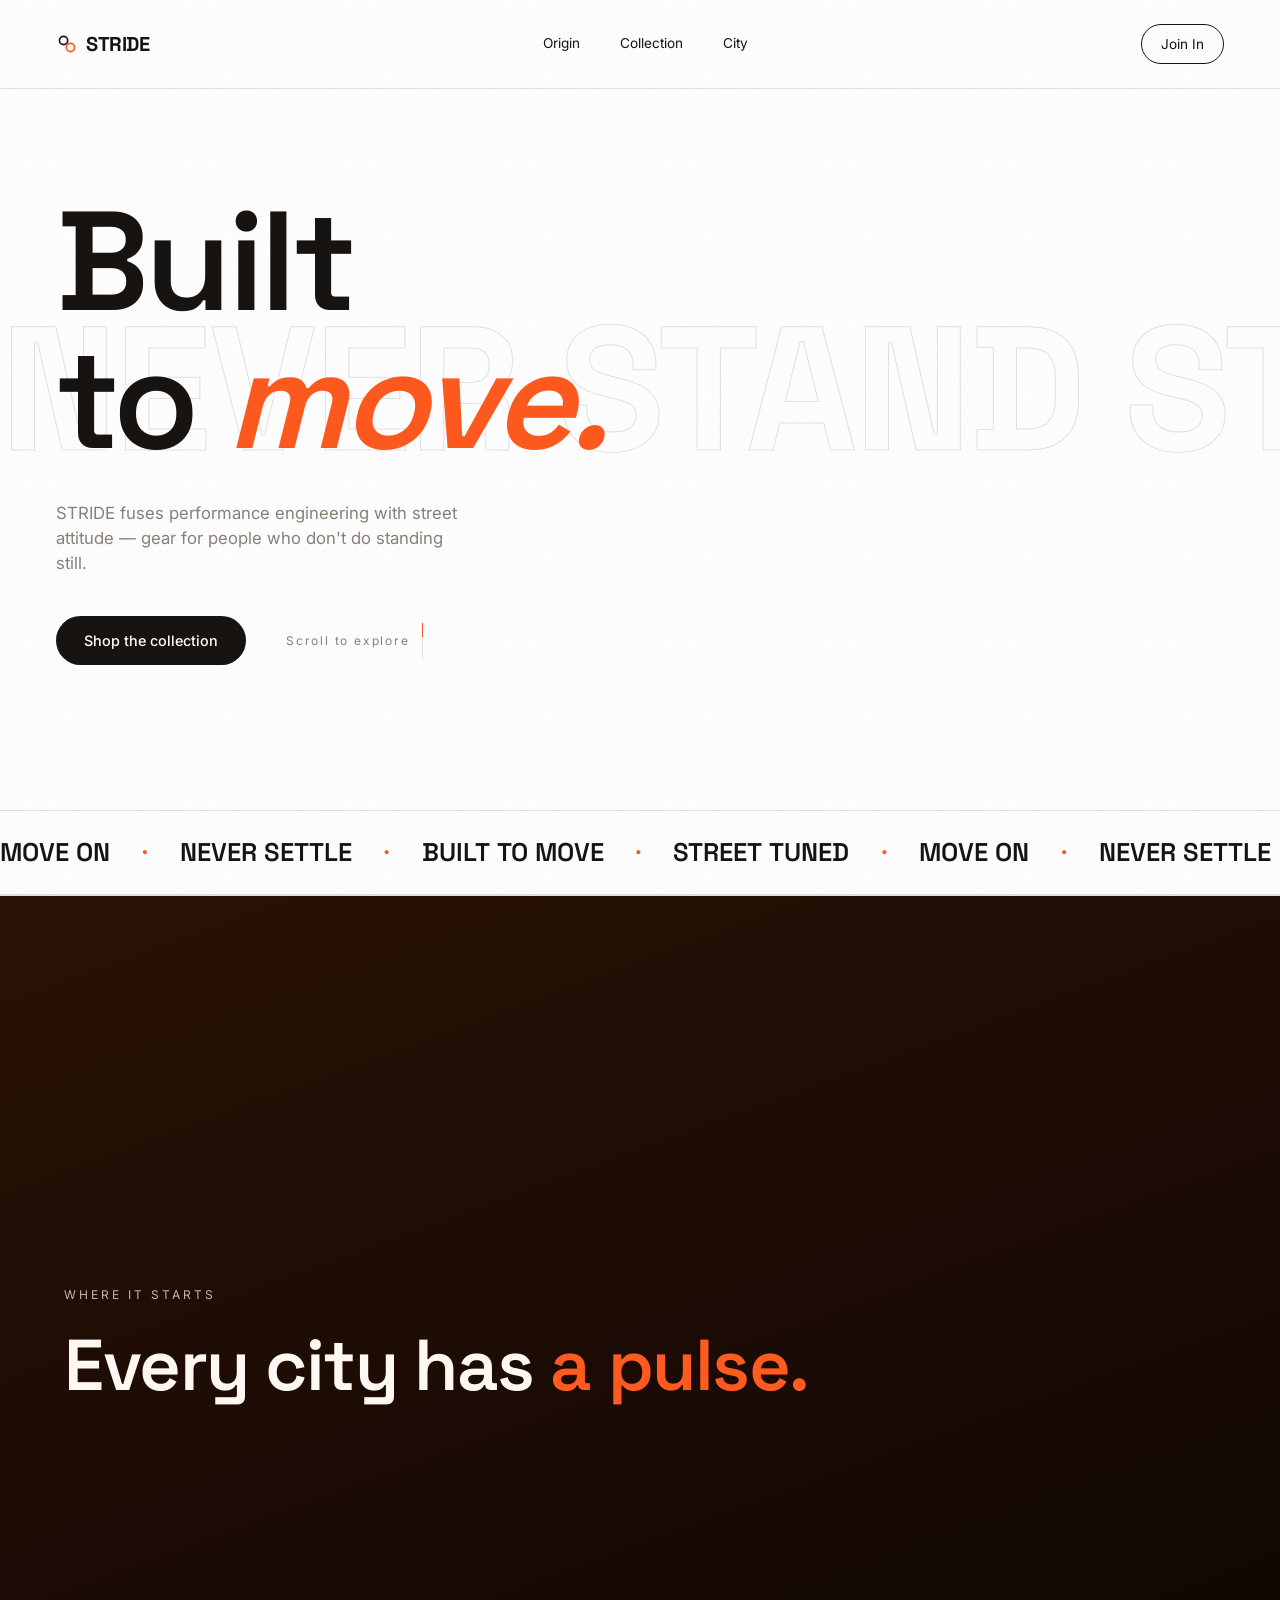
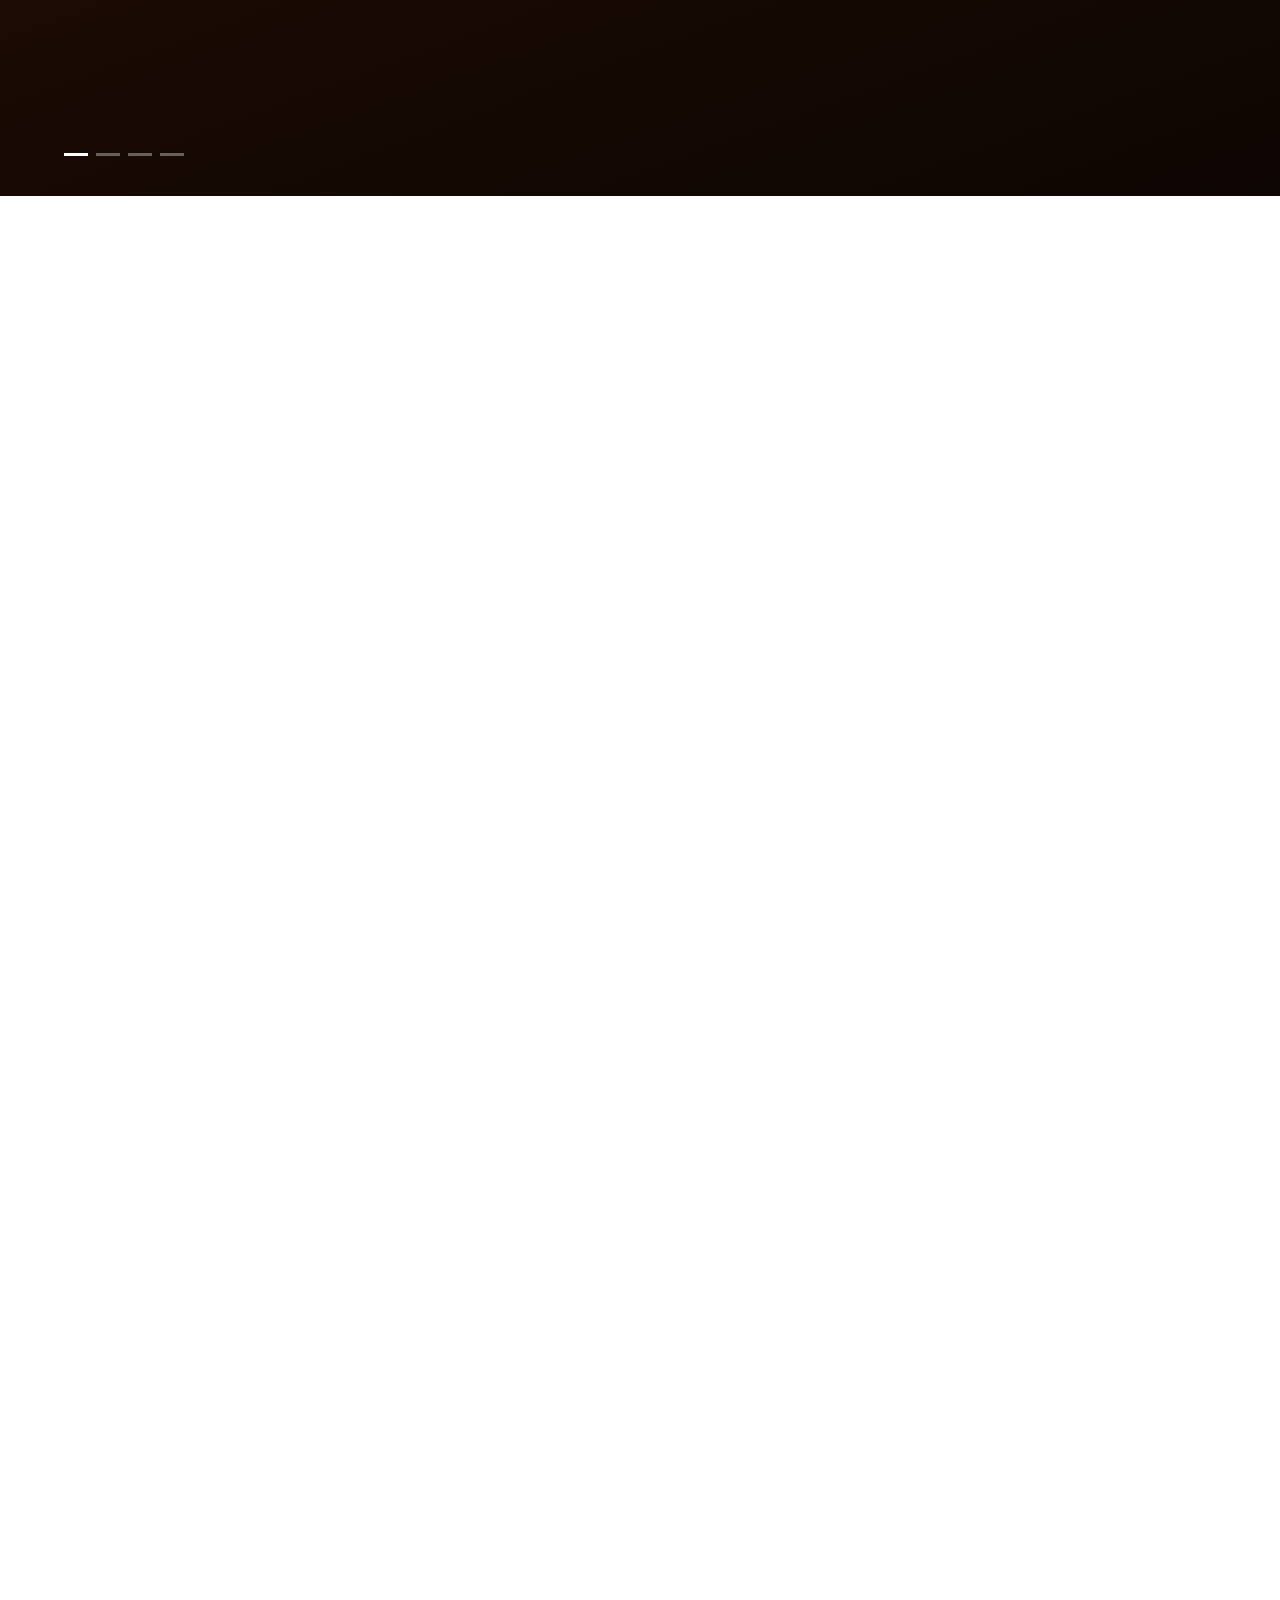
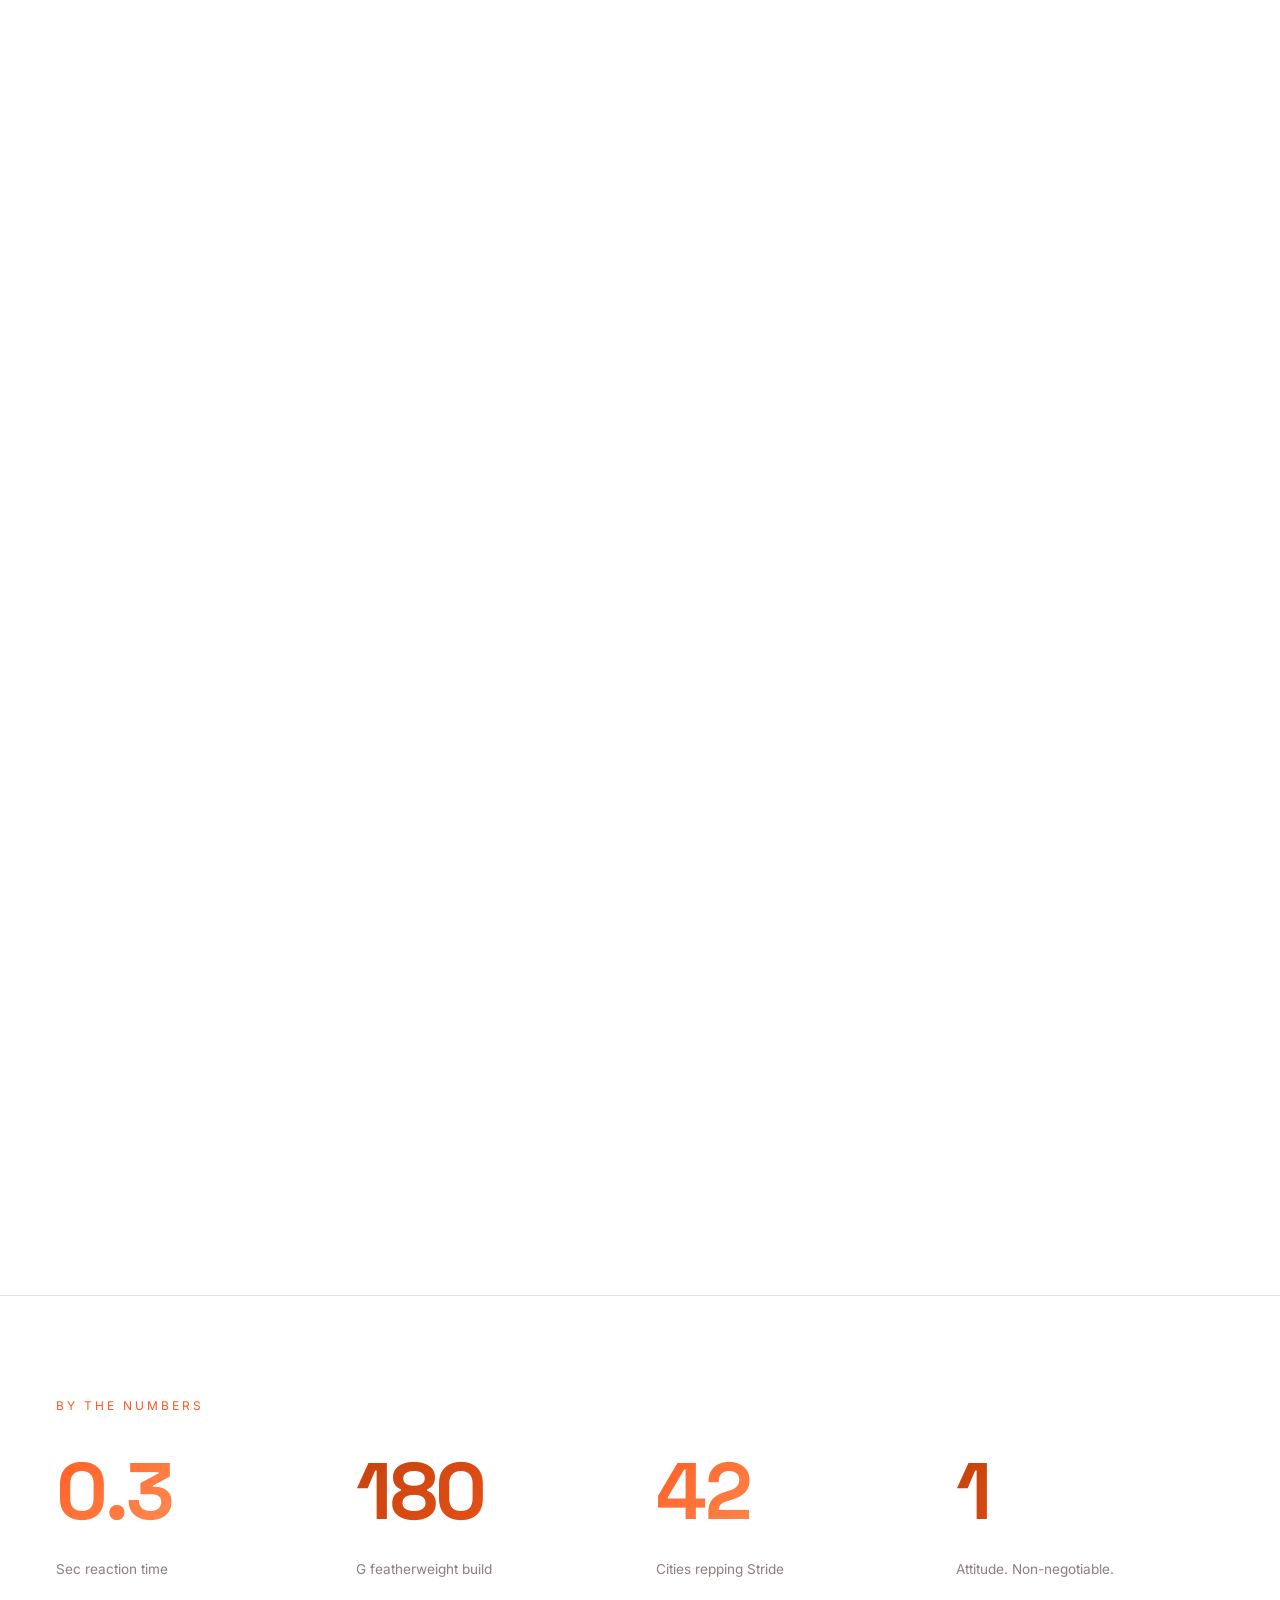
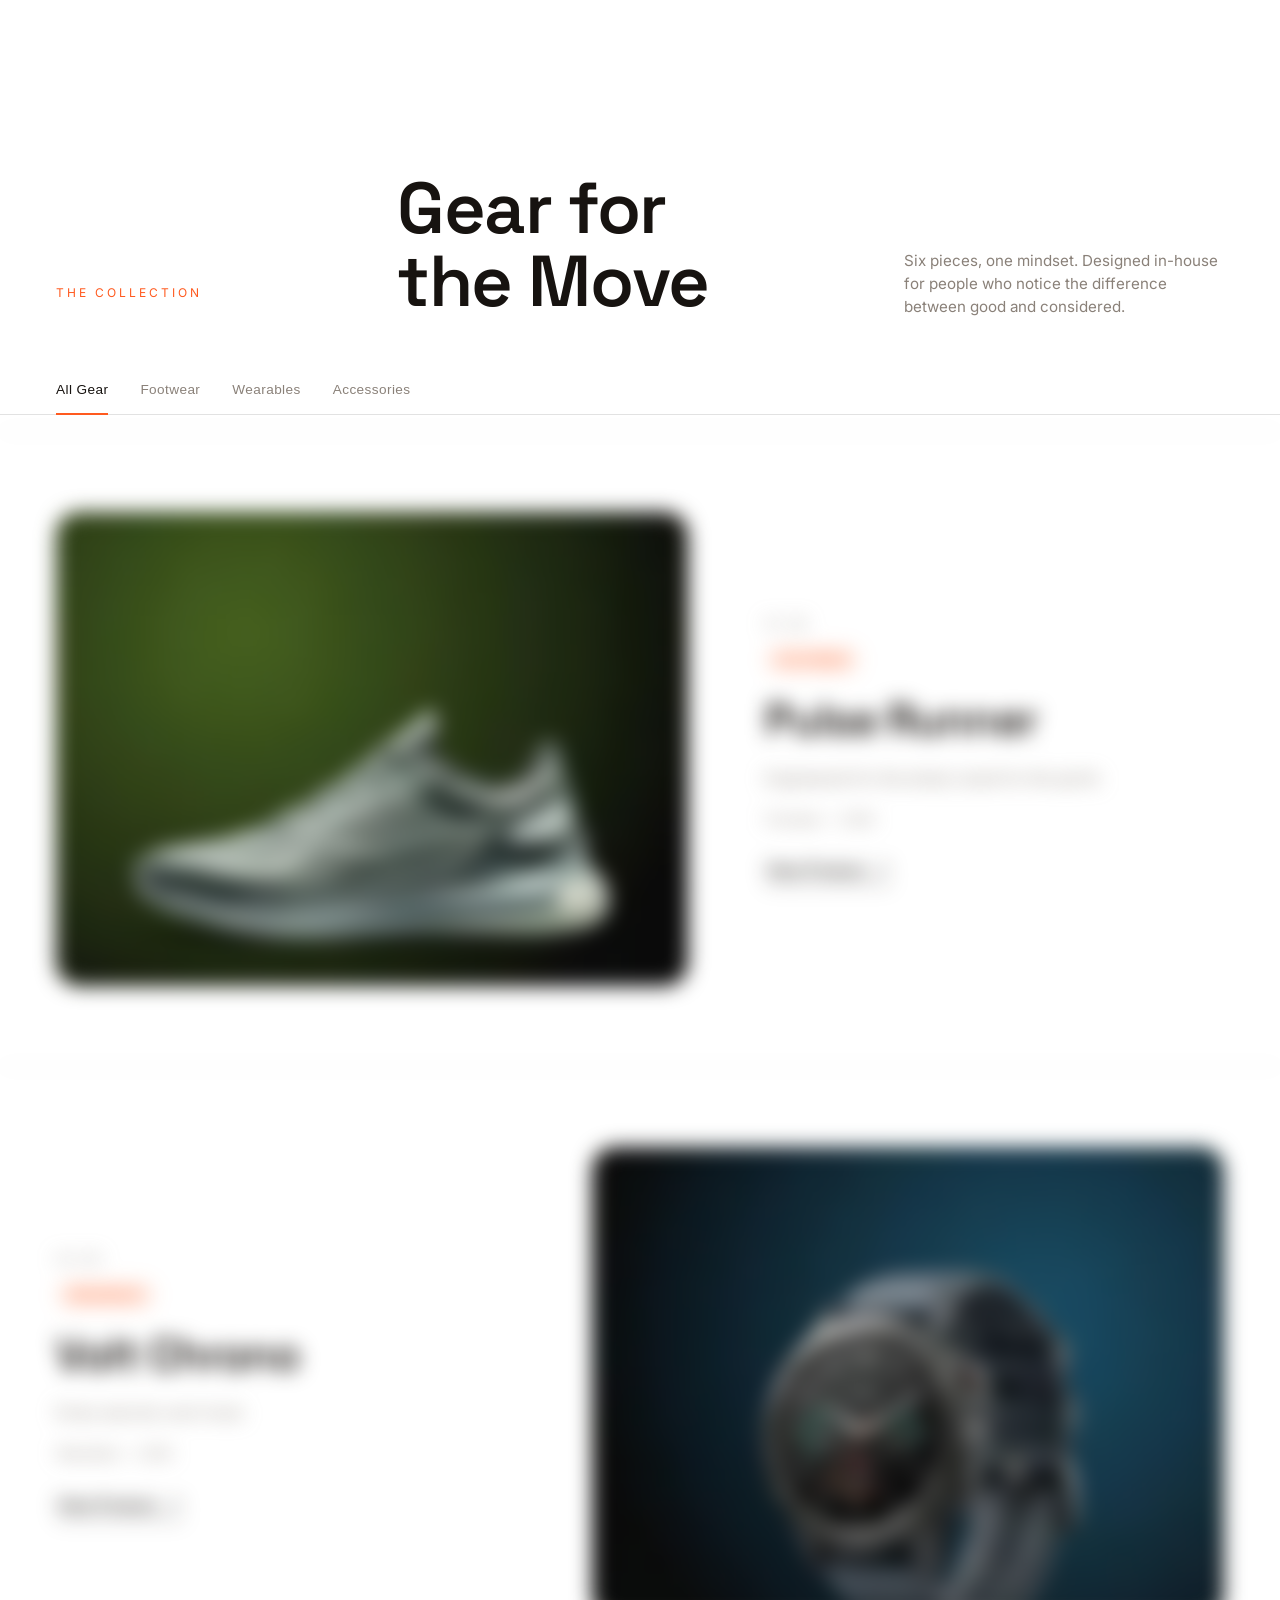
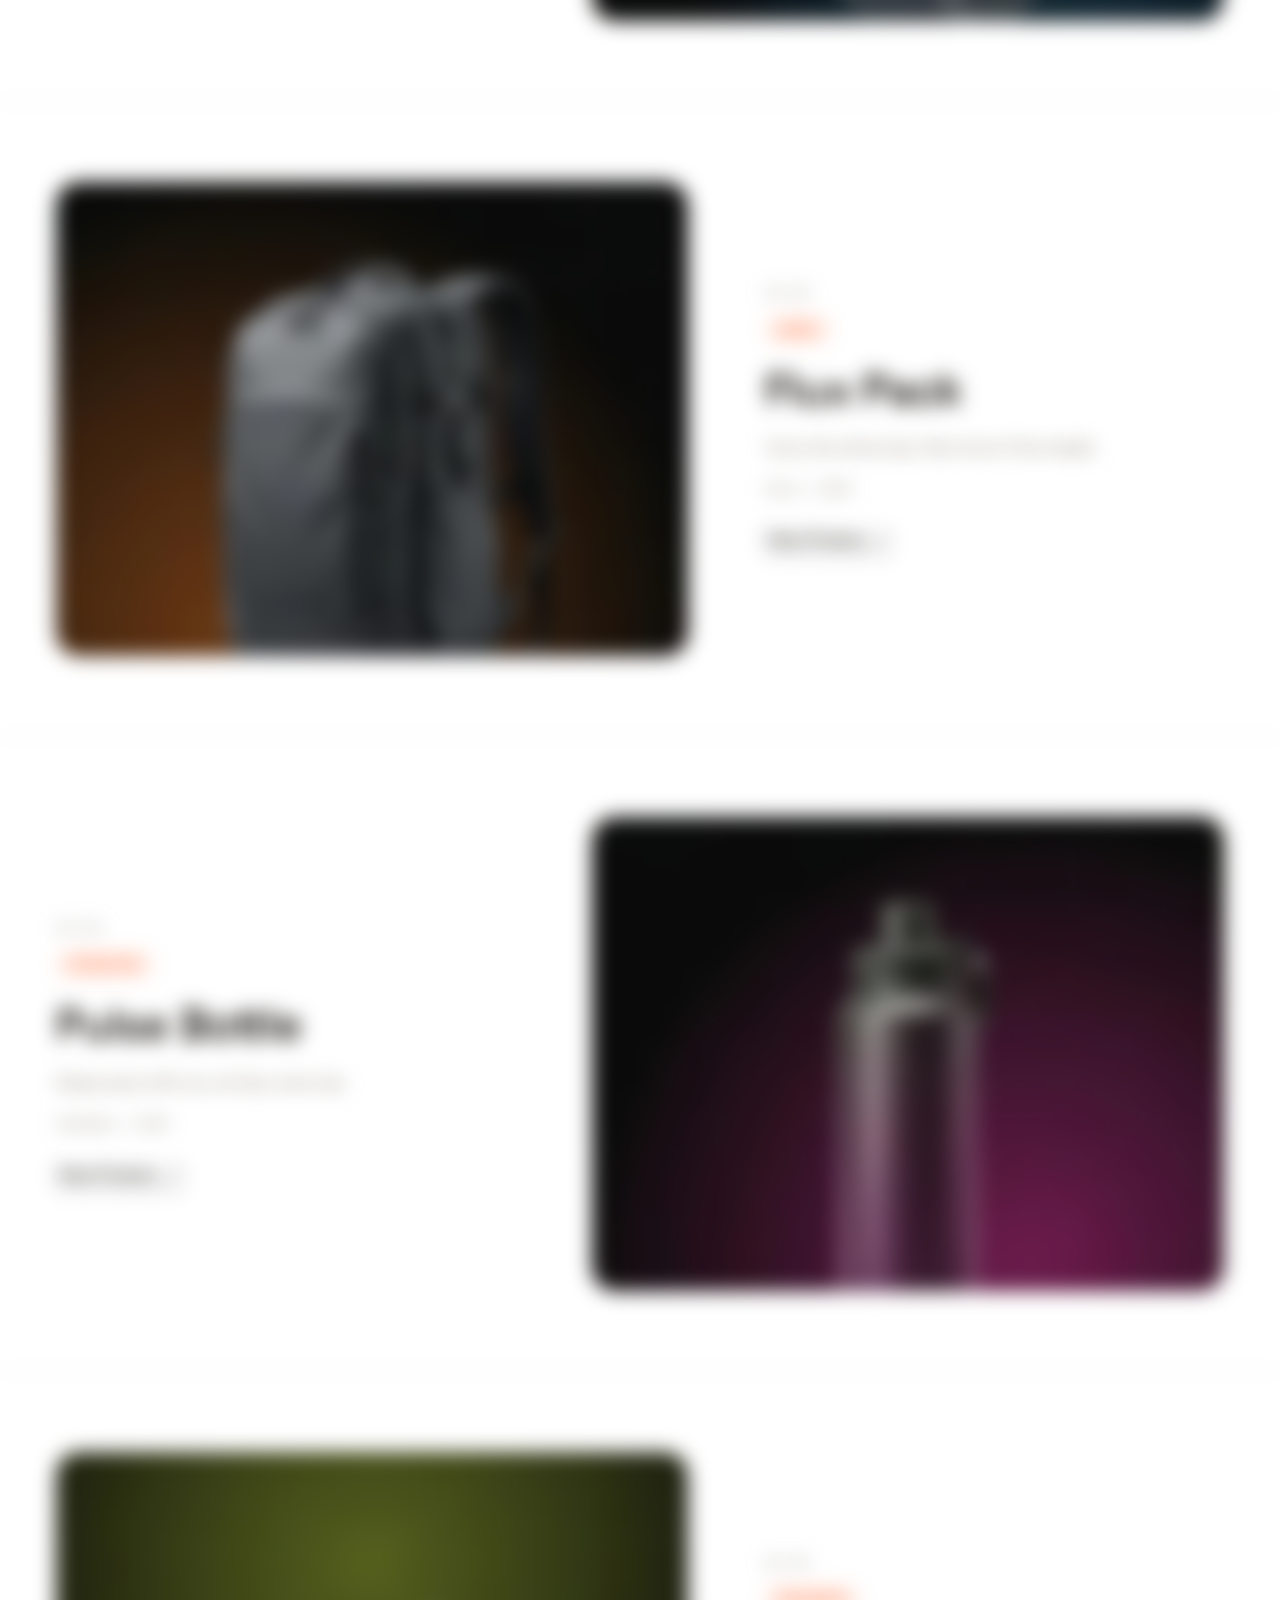
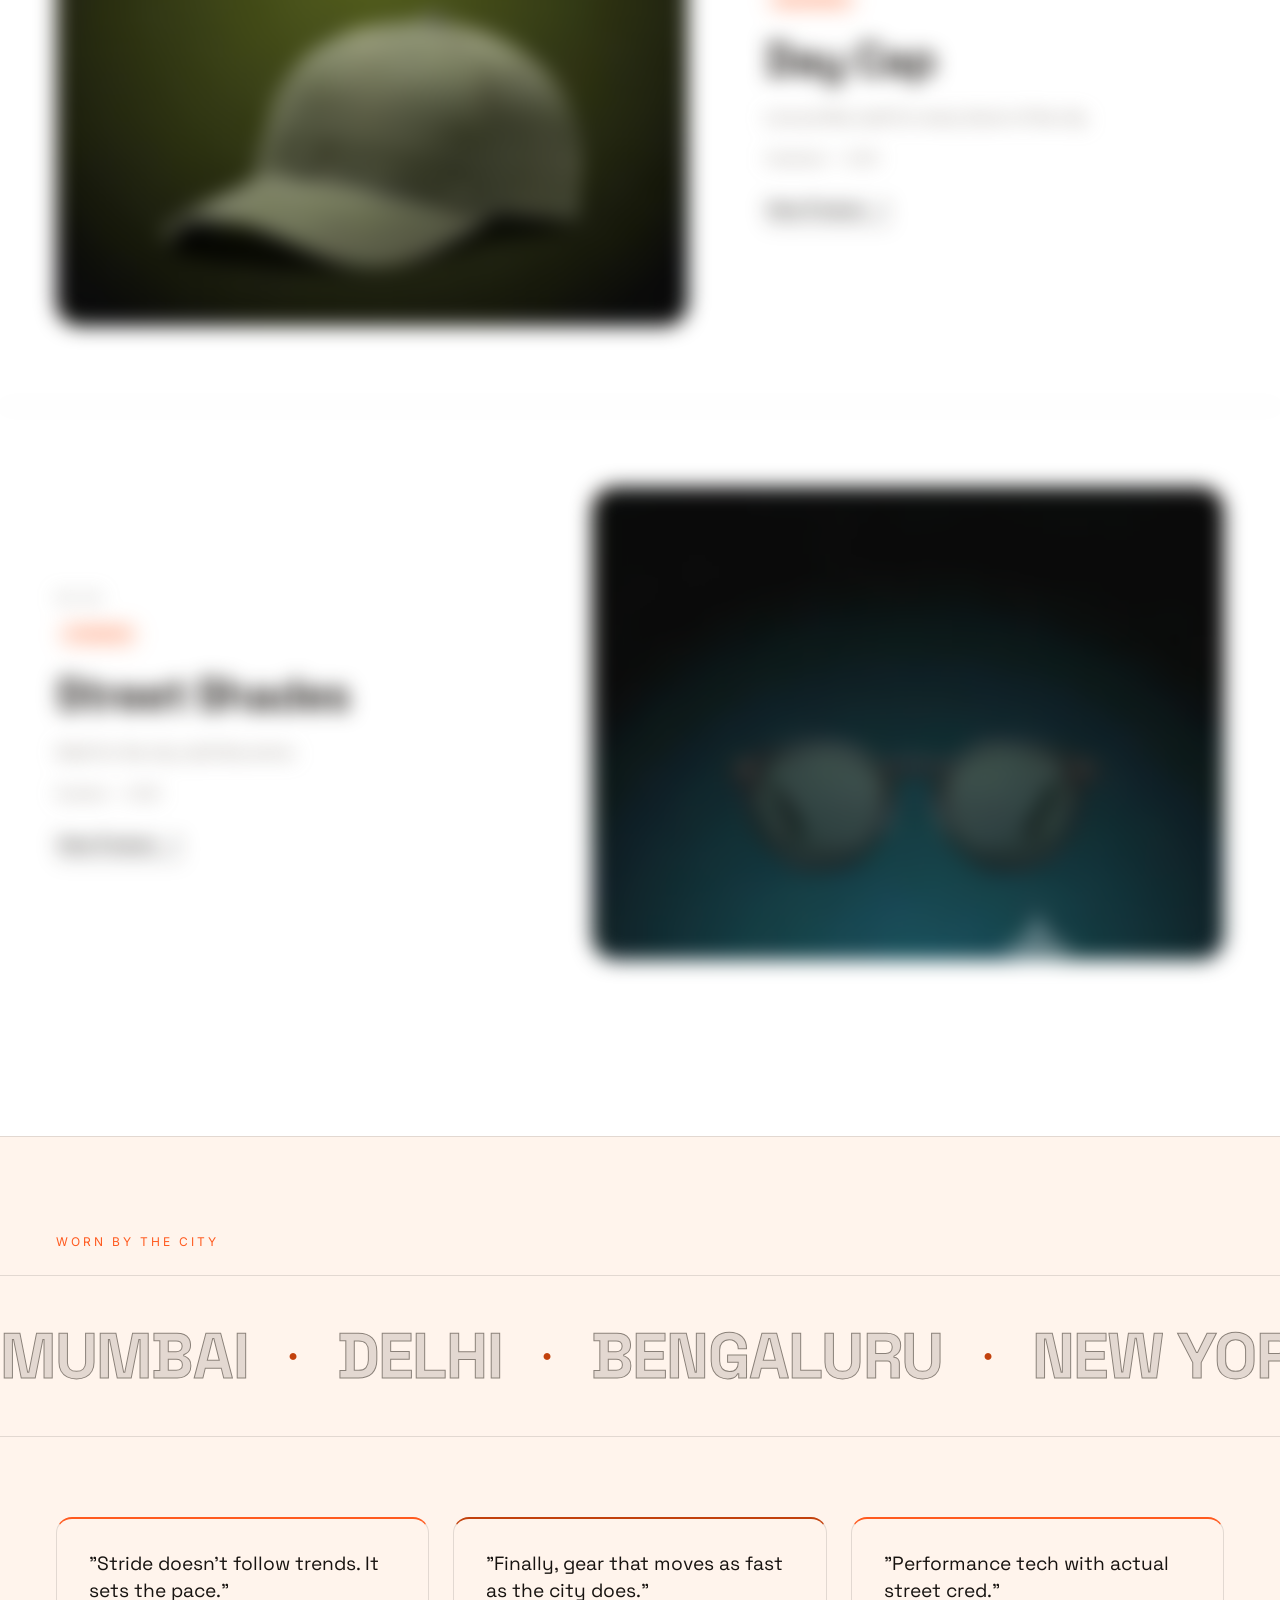
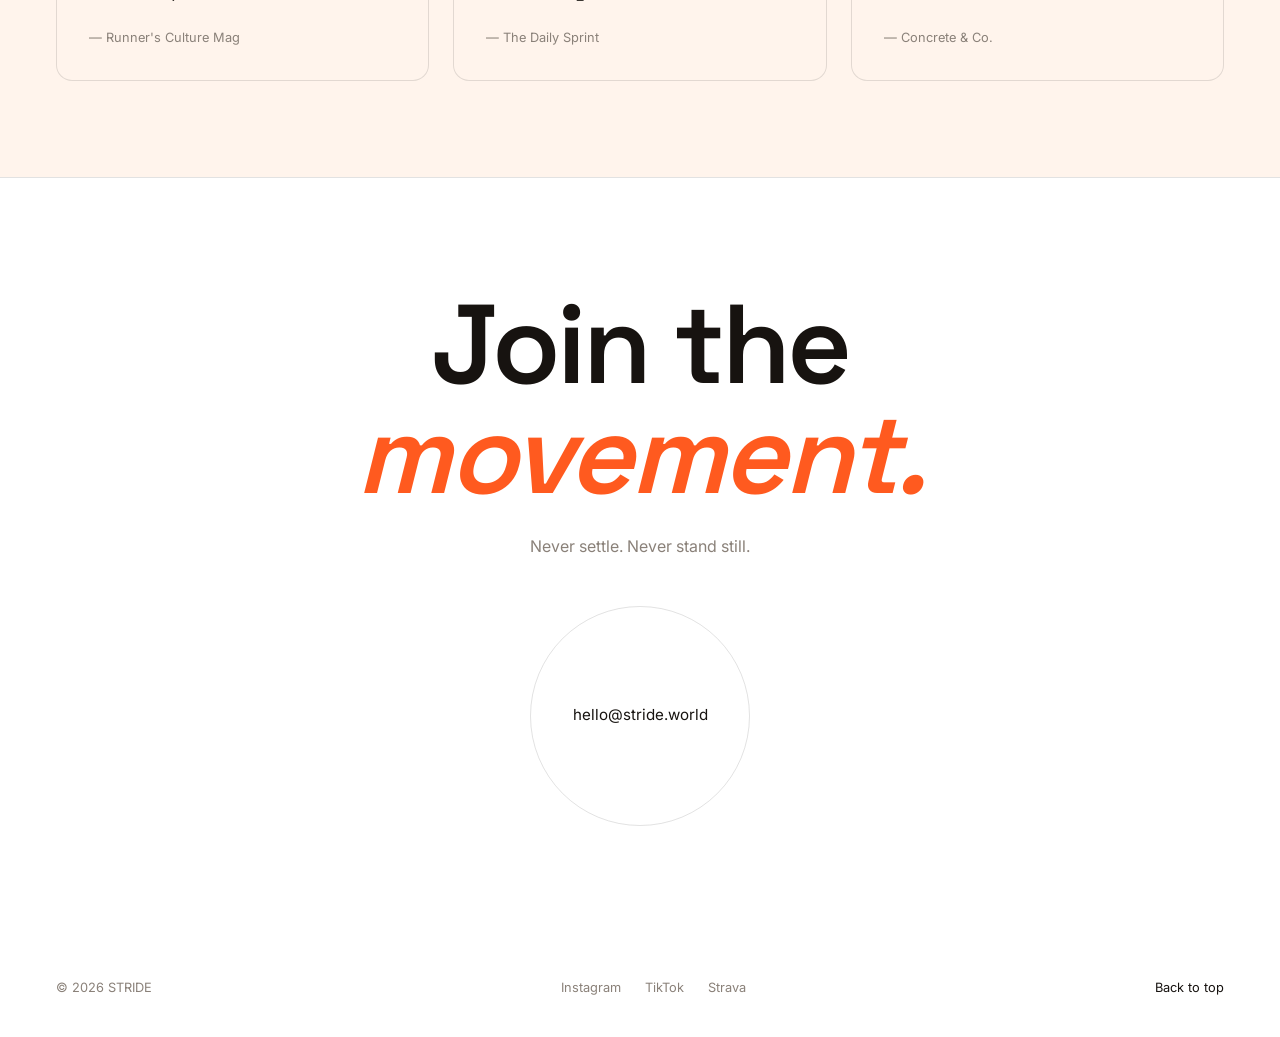
<file: stride/index.html>
<!DOCTYPE html>
<html lang="en">
<head>
<meta charset="UTF-8">
<meta name="viewport" content="width=device-width, initial-scale=1.0">
<title>STRIDE — Never Stand Still</title>
<meta name="description" content="STRIDE fuses performance engineering with street attitude. Gear for people who don't do standing still.">

<link rel="preconnect" href="https://fonts.googleapis.com">
<link rel="preconnect" href="https://fonts.gstatic.com" crossorigin>
<link href="https://fonts.googleapis.com/css2?family=Space+Grotesk:wght@300..700&family=Inter:wght@400;500&display=swap" rel="stylesheet">

<link rel="stylesheet" href="css/style.css">
</head>
<body>

<!-- Preloader -->
<div class="preloader" id="preloader">
  <div class="preloader__count"><span id="preloaderCount">0</span>%</div>
  <div class="preloader__label">STRIDE</div>
</div>

<!-- Nav -->
<header class="nav">
  <div class="nav__brand">
    <a href="#top" class="nav__logo">
      <svg class="nav__mark" viewBox="0 0 32 32" aria-hidden="true">
        <circle cx="11" cy="11" r="6"/>
        <circle cx="21" cy="21" r="6"/>
      </svg>
      STRIDE
    </a>
  </div>
  <nav class="nav__links">
    <a href="#origin">Origin</a>
    <a href="#collection">Collection</a>
    <a href="#city">City</a>
  </nav>
  <a href="#contact" class="nav__cta">Join In</a>
  <button class="nav__burger" id="burger" aria-label="Toggle menu">
    <span></span><span></span>
  </button>
</header>

<!-- Mobile menu -->
<div class="mobile-menu" id="mobileMenu">
  <a href="#origin">Origin</a>
  <a href="#collection">Collection</a>
  <a href="#numbers">Numbers</a>
  <a href="#city">City</a>
  <a href="#contact">Join In</a>
</div>

<main id="top">

  <!-- Hero -->
  <section class="hero">
    <div class="hero__marquee" aria-hidden="true">
      <div class="hero__marquee-track">
        <span>NEVER&nbsp;STAND&nbsp;STILL&nbsp;</span><span>—&nbsp;</span>
        <span>NEVER&nbsp;STAND&nbsp;STILL&nbsp;</span><span>—&nbsp;</span>
      </div>
    </div>

    <h1 class="hero__title">
      <span class="line"><span class="word">Built</span></span>
      <span class="line"><span class="word">to</span> <span class="word word--accent">move.</span></span>
    </h1>

    <p class="hero__sub reveal-up">
      STRIDE fuses performance engineering with street attitude — gear
      for people who don't do standing still.
    </p>

    <div class="hero__cta-row reveal-up">
      <a href="#collection" class="hero__cta">Shop the collection</a>
      <div class="hero__scroll">
        <span>Scroll to explore</span>
        <div class="hero__scroll-line"></div>
      </div>
    </div>
  </section>

  <!-- Marquee strip -->
  <section class="strip">
    <div class="strip__track">
      <span>MOVE&nbsp;ON</span><span class="dot">●</span>
      <span>NEVER&nbsp;SETTLE</span><span class="dot">●</span>
      <span>BUILT&nbsp;TO&nbsp;MOVE</span><span class="dot">●</span>
      <span>STREET&nbsp;TUNED</span><span class="dot">●</span>
      <span>MOVE&nbsp;ON</span><span class="dot">●</span>
      <span>NEVER&nbsp;SETTLE</span><span class="dot">●</span>
      <span>BUILT&nbsp;TO&nbsp;MOVE</span><span class="dot">●</span>
      <span>STREET&nbsp;TUNED</span><span class="dot">●</span>
    </div>
  </section>

  <!-- Origin: told as a pinned, crossfading scene-by-scene story -->
  <section class="story" id="origin">
    <div class="story__viewport">

      <div class="story__scene story__scene--01 is-active">
        <div class="story__scene-bg story__scene-bg--dark"></div>
        <div class="story__scene-content">
          <span class="story__eyebrow">Where It Starts</span>
          <h2 class="story__headline">Every city has <span class="story__accent">a pulse.</span></h2>
        </div>
      </div>

      <div class="story__scene story__scene--02">
        <div class="story__scene-bg">
          <img class="story__scene-img" src="images/products/01_pulse_runner.jpg" alt="Pulse Runner sneaker">
        </div>
        <div class="story__scene-content">
          <span class="story__eyebrow">The Philosophy</span>
          <h2 class="story__headline">We build for <span class="story__accent">the ones who move.</span></h2>
        </div>
      </div>

      <div class="story__scene story__scene--03">
        <div class="story__scene-bg">
          <img class="story__scene-img" src="images/products/03_flux_pack.jpg" alt="Flux Pack backpack">
        </div>
        <div class="story__scene-content">
          <span class="story__eyebrow">The Standard</span>
          <h2 class="story__headline"><span class="story__accent">0.3 seconds.</span> That's all it takes.</h2>
        </div>
      </div>

      <div class="story__scene story__scene--04">
        <div class="story__scene-bg story__scene-bg--solid"></div>
        <div class="story__scene-content">
          <span class="story__eyebrow">The Promise</span>
          <h2 class="story__headline">No finish line — <span class="story__accent">just the next stride.</span></h2>
        </div>
      </div>

      <div class="story__progress" aria-hidden="true">
        <span class="story__progress-dot is-active"></span>
        <span class="story__progress-dot"></span>
        <span class="story__progress-dot"></span>
        <span class="story__progress-dot"></span>
      </div>

    </div>
  </section>

  <!-- By the numbers -->
  <section class="chapter chapter-numbers" id="numbers">
    <span class="eyebrow reveal-up">By The Numbers</span>
    <div class="numbers-grid">
      <div class="num-block">
        <span class="num-block__num" data-target="0.3" data-decimals="1">0</span>
        <span class="num-block__label">Sec reaction time</span>
      </div>
      <div class="num-block">
        <span class="num-block__num" data-target="180" data-decimals="0">0</span>
        <span class="num-block__label">G featherweight build</span>
      </div>
      <div class="num-block">
        <span class="num-block__num" data-target="42" data-decimals="0">0</span>
        <span class="num-block__label">Cities repping Stride</span>
      </div>
      <div class="num-block">
        <span class="num-block__num" data-target="1" data-decimals="0">0</span>
        <span class="num-block__label">Attitude. Non-negotiable.</span>
      </div>
    </div>
  </section>

  <!-- The Collection -->
  <section class="products" id="collection">
    <div class="section-head">
      <span class="eyebrow reveal-up">The Collection</span>
      <h2 class="section-head__title reveal-up">Gear for<br>the Move</h2>
      <p class="section-head__sub reveal-up">
        Six pieces, one mindset. Designed in-house for people who notice
        the difference between good and considered.
      </p>
    </div>

    <div class="filter-tabs">
      <button class="filter-tab is-active" data-filter="all">All Gear</button>
      <button class="filter-tab" data-filter="footwear">Footwear</button>
      <button class="filter-tab" data-filter="wearables">Wearables</button>
      <button class="filter-tab" data-filter="accessories">Accessories</button>
    </div>

    <div class="product-list">

      <article class="product-feature" data-category="footwear">
        <div class="product-feature__media product-feature__media--01">
          <img class="product-feature__img" src="images/products/01_pulse_runner.jpg" alt="Pulse Runner sneaker">
        </div>
        <div class="product-feature__info">
          <span class="product-feature__index">01 / 06</span>
          <span class="product-feature__badge">Footwear</span>
          <h3 class="product-feature__title">Pulse&nbsp;Runner</h3>
          <p class="product-feature__desc">Engineered for the street, tuned for the sprint.</p>
          <span class="product-feature__cat">Footwear — 2026</span>
          <a href="#" class="product-feature__link">
            View Product
            <svg viewBox="0 0 24 24" aria-hidden="true"><path d="M7 17L17 7M9 7h8v8"/></svg>
          </a>
        </div>
      </article>

      <article class="product-feature" data-category="wearables">
        <div class="product-feature__media product-feature__media--02">
          <img class="product-feature__img" src="images/products/02_volt_chrono.jpg" alt="Volt Chrono smartwatch">
        </div>
        <div class="product-feature__info">
          <span class="product-feature__index">02 / 06</span>
          <span class="product-feature__badge">Wearables</span>
          <h3 class="product-feature__title">Volt&nbsp;Chrono</h3>
          <p class="product-feature__desc">Every second, worn loud.</p>
          <span class="product-feature__cat">Wearables — 2026</span>
          <a href="#" class="product-feature__link">
            View Product
            <svg viewBox="0 0 24 24" aria-hidden="true"><path d="M7 17L17 7M9 7h8v8"/></svg>
          </a>
        </div>
      </article>

      <article class="product-feature" data-category="accessories">
        <div class="product-feature__media product-feature__media--03">
          <img class="product-feature__img" src="images/products/03_flux_pack.jpg" alt="Flux Pack backpack">
        </div>
        <div class="product-feature__info">
          <span class="product-feature__index">03 / 06</span>
          <span class="product-feature__badge">Carry</span>
          <h3 class="product-feature__title">Flux&nbsp;Pack</h3>
          <p class="product-feature__desc">Carry the whole day. Feel none of the weight.</p>
          <span class="product-feature__cat">Carry — 2026</span>
          <a href="#" class="product-feature__link">
            View Product
            <svg viewBox="0 0 24 24" aria-hidden="true"><path d="M7 17L17 7M9 7h8v8"/></svg>
          </a>
        </div>
      </article>

      <article class="product-feature" data-category="accessories">
        <div class="product-feature__media product-feature__media--04">
          <img class="product-feature__img" src="images/products/04_pulse_bottle.jpg" alt="Pulse Bottle water bottle">
        </div>
        <div class="product-feature__info">
          <span class="product-feature__index">04 / 06</span>
          <span class="product-feature__badge">Hydration</span>
          <h3 class="product-feature__title">Pulse&nbsp;Bottle</h3>
          <p class="product-feature__desc">Keeps pace with you, all day, every lap.</p>
          <span class="product-feature__cat">Hydration — 2025</span>
          <a href="#" class="product-feature__link">
            View Product
            <svg viewBox="0 0 24 24" aria-hidden="true"><path d="M7 17L17 7M9 7h8v8"/></svg>
          </a>
        </div>
      </article>

      <article class="product-feature" data-category="accessories">
        <div class="product-feature__media product-feature__media--05">
          <img class="product-feature__img" src="images/products/05_day_cap.jpg" alt="Day Cap">
        </div>
        <div class="product-feature__info">
          <span class="product-feature__index">05 / 06</span>
          <span class="product-feature__badge">Headwear</span>
          <h3 class="product-feature__title">Day&nbsp;Cap</h3>
          <p class="product-feature__desc">Low profile, built for every block of the city.</p>
          <span class="product-feature__cat">Headwear — 2025</span>
          <a href="#" class="product-feature__link">
            View Product
            <svg viewBox="0 0 24 24" aria-hidden="true"><path d="M7 17L17 7M9 7h8v8"/></svg>
          </a>
        </div>
      </article>

      <article class="product-feature" data-category="accessories">
        <div class="product-feature__media product-feature__media--06">
          <img class="product-feature__img" src="images/products/06_street_shades.jpg" alt="Street Shades sunglasses">
        </div>
        <div class="product-feature__info">
          <span class="product-feature__index">06 / 06</span>
          <span class="product-feature__badge">Eyewear</span>
          <h3 class="product-feature__title">Street&nbsp;Shades</h3>
          <p class="product-feature__desc">Shell for the city, built like armor.</p>
          <span class="product-feature__cat">Eyewear — 2026</span>
          <a href="#" class="product-feature__link">
            View Product
            <svg viewBox="0 0 24 24" aria-hidden="true"><path d="M7 17L17 7M9 7h8v8"/></svg>
          </a>
        </div>
      </article>

    </div>
  </section>

  <!-- Worn by the city -->
  <section class="chapter chapter-city" id="city">
    <span class="eyebrow eyebrow--block reveal-up">Worn By The City</span>

    <div class="city-marquee" aria-hidden="true">
      <div class="city-marquee__track">
        <span>MUMBAI</span><span class="dot">●</span>
        <span>DELHI</span><span class="dot">●</span>
        <span>BENGALURU</span><span class="dot">●</span>
        <span>NEW&nbsp;YORK</span><span class="dot">●</span>
        <span>LONDON</span><span class="dot">●</span>
        <span>TOKYO</span><span class="dot">●</span>
        <span>MUMBAI</span><span class="dot">●</span>
        <span>DELHI</span><span class="dot">●</span>
        <span>BENGALURU</span><span class="dot">●</span>
        <span>NEW&nbsp;YORK</span><span class="dot">●</span>
        <span>LONDON</span><span class="dot">●</span>
        <span>TOKYO</span><span class="dot">●</span>
      </div>
    </div>

    <div class="quote-row">
      <blockquote class="quote-card reveal-up">
        <p>"Stride doesn't follow trends. It sets the pace."</p>
        <cite>— Runner's Culture Mag</cite>
      </blockquote>
      <blockquote class="quote-card reveal-up">
        <p>"Finally, gear that moves as fast as the city does."</p>
        <cite>— The Daily Sprint</cite>
      </blockquote>
      <blockquote class="quote-card reveal-up">
        <p>"Performance tech with actual street cred."</p>
        <cite>— Concrete &amp; Co.</cite>
      </blockquote>
    </div>
  </section>

  <!-- CTA -->
  <section class="cta" id="contact">
    <h2 class="cta__title">
      <span class="line"><span class="word">Join&nbsp;the</span></span>
      <span class="line"><span class="word word--accent">movement.</span></span>
    </h2>
    <p class="cta__sub reveal-up">Never settle. Never stand still.</p>
    <a href="mailto:hello@stride.world" class="magnetic-btn">
      <span>hello@stride.world</span>
    </a>
  </section>

</main>

<footer class="footer">
  <span>© 2026 STRIDE</span>
  <div class="footer__social">
    <a href="#">Instagram</a>
    <a href="#">TikTok</a>
    <a href="#">Strava</a>
  </div>
  <a href="#top" class="footer__top">Back to top</a>
</footer>

<script src="js/vendor/gsap.min.js"></script>
<script src="js/vendor/ScrollTrigger.min.js"></script>
<script src="js/main.js"></script>
</body>
</html>
</file>
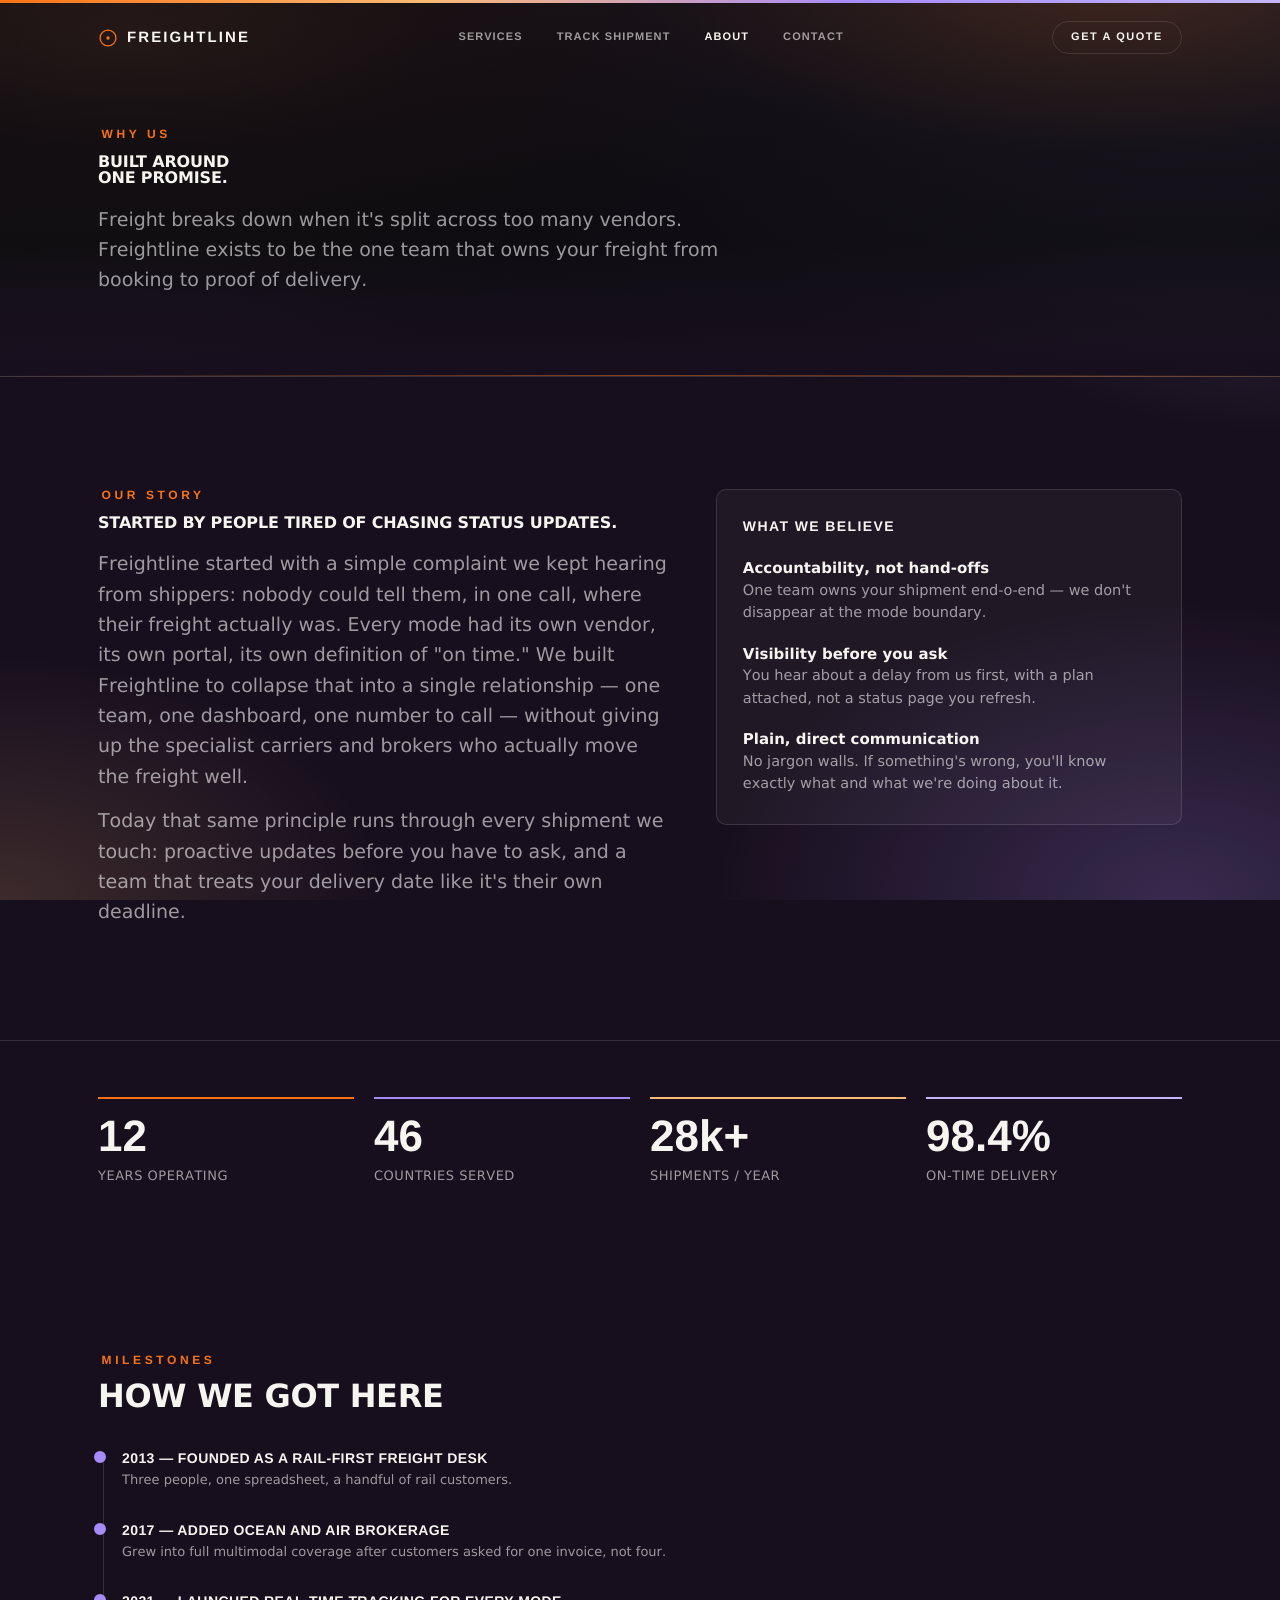
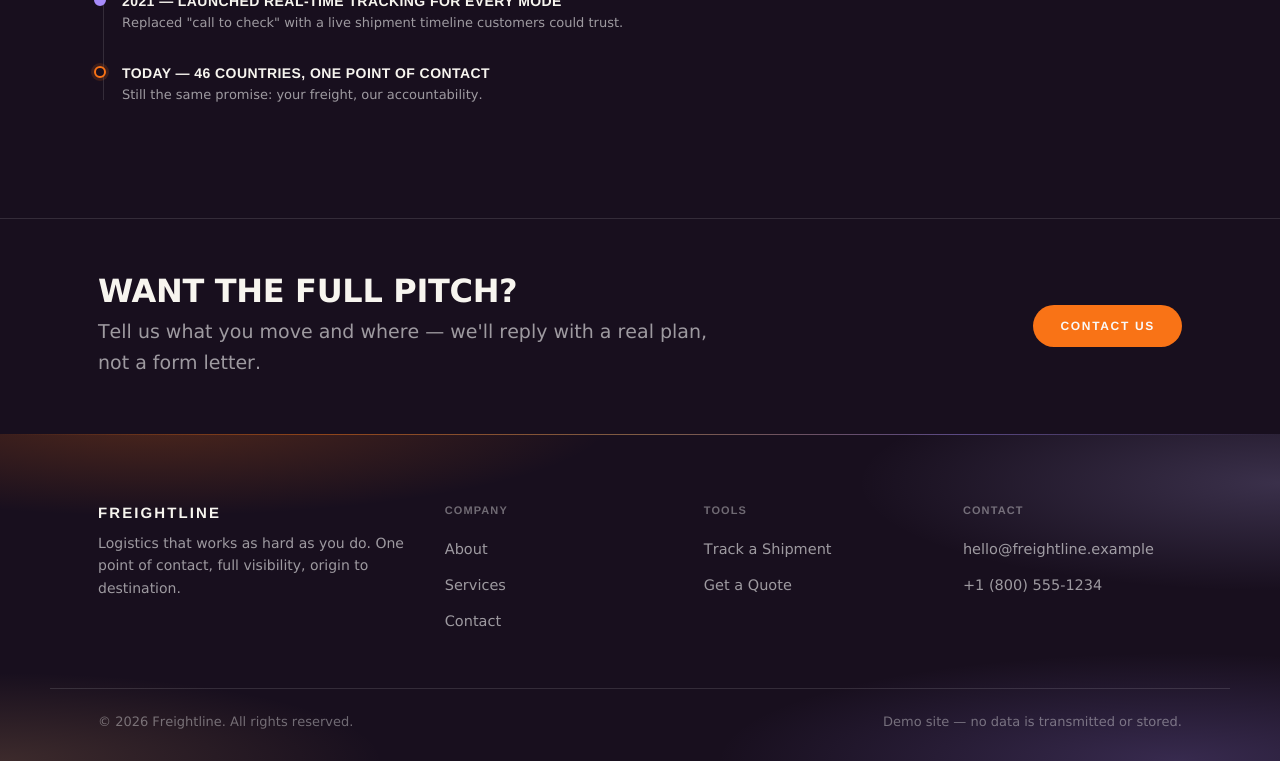
<file: logistics-freight-hero/about.html>
<!doctype html>
<html lang="en">
<head>
<meta charset="UTF-8">
<meta name="viewport" content="width=device-width, initial-scale=1, viewport-fit=cover">
<title>About — Freightline</title>
<meta name="description" content="Why Freightline exists: one accountable team, full visibility, and freight that moves on schedule.">
<link rel="stylesheet" href="assets/site.css">
</head>
<body>
<div class="bg-mesh-fixed" aria-hidden="true"></div>

<header class="nav">
  <div class="container nav__inner">
    <a class="nav__brand" href="index.html">
      <svg width="20" height="20" viewBox="0 0 24 24" fill="none" aria-hidden="true"><circle cx="12" cy="12" r="9.5" stroke="#F97316" stroke-width="1.6"/><circle cx="12" cy="12" r="2" fill="#F97316"/></svg>
      Freightline
    </a>
    <nav class="nav__links" aria-label="Primary">
      <a href="services.html">Services</a>
      <a href="track.html">Track Shipment</a>
      <a href="about.html">About</a>
      <a href="contact.html">Contact</a>
    </nav>
    <div class="nav__right">
      <a class="btn btn--ghost btn--sm" href="quote.html">Get a Quote</a>
      <button class="nav__toggle" id="navToggle" aria-expanded="false" aria-controls="navMobile" aria-label="Open menu"><span></span></button>
    </div>
  </div>
</header>
<div class="nav__mobile" id="navMobile">
  <a href="services.html">Services</a>
  <a href="track.html">Track Shipment</a>
  <a href="about.html">About</a>
  <a href="contact.html">Contact</a>
  <a class="btn btn--accent btn--block" href="quote.html">Get a Quote</a>
</div>

<main>
  <section class="page-hero">
    <video class="page-hero__video" src="https://d8j0ntlcm91z4.cloudfront.net/user_38xzZboKViGWJOttwIXH07lWA1P/hf_20261005_115944_095d91d4-030f-4e82-b42b-a388c0816d24.mp4" poster="data:image/svg+xml,%3Csvg%20xmlns%3D%22http%3A%2F%2Fwww.w3.org%2F2000%2Fsvg%22%20width%3D%22960%22%20height%3D%22600%22%20viewBox%3D%220%200%20960%20600%22%3E%20%3Cdefs%3E%20%3CradialGradient%20id%3D%22r%22%20cx%3D%2212%25%22%20cy%3D%220%25%22%20r%3D%2265%25%22%3E%20%3Cstop%20offset%3D%220%25%22%20stop-color%3D%22%23F97316%22%20stop-opacity%3D%220.55%22%2F%3E%20%3Cstop%20offset%3D%22100%25%22%20stop-color%3D%22%23F97316%22%20stop-opacity%3D%220%22%2F%3E%20%3C%2FradialGradient%3E%20%3CradialGradient%20id%3D%22b%22%20cx%3D%2295%25%22%20cy%3D%2215%25%22%20r%3D%2260%25%22%3E%20%3Cstop%20offset%3D%220%25%22%20stop-color%3D%22%23C4B5FD%22%20stop-opacity%3D%220.5%22%2F%3E%20%3Cstop%20offset%3D%22100%25%22%20stop-color%3D%22%23C4B5FD%22%20stop-opacity%3D%220%22%2F%3E%20%3C%2FradialGradient%3E%20%3CradialGradient%20id%3D%22t%22%20cx%3D%2290%25%22%20cy%3D%22100%25%22%20r%3D%2265%25%22%3E%20%3Cstop%20offset%3D%220%25%22%20stop-color%3D%22%23A78BFA%22%20stop-opacity%3D%220.55%22%2F%3E%20%3Cstop%20offset%3D%22100%25%22%20stop-color%3D%22%23A78BFA%22%20stop-opacity%3D%220%22%2F%3E%20%3C%2FradialGradient%3E%20%3CradialGradient%20id%3D%22a%22%20cx%3D%225%25%22%20cy%3D%22100%25%22%20r%3D%2255%25%22%3E%20%3Cstop%20offset%3D%220%25%22%20stop-color%3D%22%23FDBA74%22%20stop-opacity%3D%220.4%22%2F%3E%20%3Cstop%20offset%3D%22100%25%22%20stop-color%3D%22%23FDBA74%22%20stop-opacity%3D%220%22%2F%3E%20%3C%2FradialGradient%3E%20%3C%2Fdefs%3E%20%3Crect%20width%3D%22960%22%20height%3D%22600%22%20fill%3D%22%23180f1e%22%2F%3E%20%3Crect%20width%3D%22960%22%20height%3D%22600%22%20fill%3D%22url%28%23r%29%22%2F%3E%20%3Crect%20width%3D%22960%22%20height%3D%22600%22%20fill%3D%22url%28%23b%29%22%2F%3E%20%3Crect%20width%3D%22960%22%20height%3D%22600%22%20fill%3D%22url%28%23t%29%22%2F%3E%20%3Crect%20width%3D%22960%22%20height%3D%22600%22%20fill%3D%22url%28%23a%29%22%2F%3E%20%3C%2Fsvg%3E" autoplay muted loop playsinline disablepictureinpicture aria-hidden="true"></video>
    <div class="page-hero__video-tint"></div>
    <div class="container" data-reveal="fade">
      <p class="eyebrow-label">Why us</p>
      <h1 class="h-display h1">Built around<br>one promise.</h1>
      <p class="lede" style="margin-top:18px">
        Freight breaks down when it's split across too many vendors.
        Freightline exists to be the one team that owns your freight
        from booking to proof of delivery.
      </p>
    </div>
  </section>

  <section class="section">
    <div class="container" style="display:grid;grid-template-columns:1.1fr .9fr;gap:48px;align-items:start">
      <div data-reveal="left">
        <p class="eyebrow-label">Our story</p>
        <h2 class="h-display h2">Started by people tired of chasing status updates.</h2>
        <p class="lede" style="margin-top:18px;max-width:none">
          Freightline started with a simple complaint we kept hearing from
          shippers: nobody could tell them, in one call, where their freight
          actually was. Every mode had its own vendor, its own portal, its
          own definition of "on time." We built Freightline to collapse
          that into a single relationship — one team, one dashboard, one
          number to call — without giving up the specialist carriers and
          brokers who actually move the freight well.
        </p>
        <p class="lede" style="margin-top:14px;max-width:none">
          Today that same principle runs through every shipment we touch:
          proactive updates before you have to ask, and a team that treats
          your delivery date like it's their own deadline.
        </p>
      </div>
      <div class="card" style="gap:22px" data-reveal="right">
        <h3 class="card__title" style="font-size:14px;letter-spacing:.1em">What we believe</h3>
        <div style="display:flex;flex-direction:column;gap:18px">
          <div>
            <div style="color:var(--cream);font-weight:700;font-size:15px">Accountability, not hand-offs</div>
            <p class="card__desc">One team owns your shipment end-o-end — we don't disappear at the mode boundary.</p>
          </div>
          <div>
            <div style="color:var(--cream);font-weight:700;font-size:15px">Visibility before you ask</div>
            <p class="card__desc">You hear about a delay from us first, with a plan attached, not a status page you refresh.</p>
          </div>
          <div>
            <div style="color:var(--cream);font-weight:700;font-size:15px">Plain, direct communication</div>
            <p class="card__desc">No jargon walls. If something's wrong, you'll know exactly what and what we're doing about it.</p>
          </div>
        </div>
      </div>
    </div>
  </section>

  <section class="section section--tight" style="border-top:1px solid var(--line)">
    <div class="container">
      <div class="stats" data-reveal-group>
        <div class="stat" data-reveal><div class="stat__num">12</div><div class="stat__label">Years operating</div></div>
        <div class="stat" data-reveal><div class="stat__num">46</div><div class="stat__label">Countries served</div></div>
        <div class="stat" data-reveal><div class="stat__num">28k+</div><div class="stat__label">Shipments / year</div></div>
        <div class="stat" data-reveal><div class="stat__num">98.4%</div><div class="stat__label">On-time delivery</div></div>
      </div>
    </div>
  </section>

  <section class="section">
    <div class="container">
      <div class="kicker-row">
        <div>
          <p class="eyebrow-label">Milestones</p>
          <h2 class="h-display h2" style="font-size:clamp(24px,3vw,32px)">How we got here</h2>
        </div>
      </div>
      <div class="timeline" style="padding-left:24px" data-reveal-group>
        <div class="timeline__item is-done" data-reveal>
          <span class="timeline__dot"></span>
          <div class="timeline__title">2013 — Founded as a rail-first freight desk</div>
          <div class="timeline__meta">Three people, one spreadsheet, a handful of rail customers.</div>
        </div>
        <div class="timeline__item is-done" data-reveal>
          <span class="timeline__dot"></span>
          <div class="timeline__title">2017 — Added ocean and air brokerage</div>
          <div class="timeline__meta">Grew into full multimodal coverage after customers asked for one invoice, not four.</div>
        </div>
        <div class="timeline__item is-done" data-reveal>
          <span class="timeline__dot"></span>
          <div class="timeline__title">2021 — Launched real-time tracking for every mode</div>
          <div class="timeline__meta">Replaced "call to check" with a live shipment timeline customers could trust.</div>
        </div>
        <div class="timeline__item is-current" data-reveal>
          <span class="timeline__dot"></span>
          <div class="timeline__title">Today — 46 countries, one point of contact</div>
          <div class="timeline__meta">Still the same promise: your freight, our accountability.</div>
        </div>
      </div>
    </div>
  </section>

  <section class="section section--tight" style="border-top:1px solid var(--line)">
    <div class="container" style="display:flex;align-items:center;justify-content:space-between;gap:24px;flex-wrap:wrap">
      <div>
        <h2 class="h-display h2" style="font-size:clamp(24px,3vw,32px)">Want the full pitch?</h2>
        <p class="lede" style="margin-top:10px">Tell us what you move and where — we'll reply with a real plan, not a form letter.</p>
      </div>
      <a class="btn btn--accent" href="contact.html">Contact Us</a>
    </div>
  </section>
</main>

<footer class="footer">
  <div class="container footer__grid">
    <div class="footer__brand">
      <a class="nav__brand" href="index.html">Freightline</a>
      <p>Logistics that works as hard as you do. One point of contact, full visibility, origin to destination.</p>
    </div>
    <div class="footer__col">
      <h3>Company</h3>
      <a href="about.html">About</a>
      <a href="services.html">Services</a>
      <a href="contact.html">Contact</a>
    </div>
    <div class="footer__col">
      <h3>Tools</h3>
      <a href="track.html">Track a Shipment</a>
      <a href="quote.html">Get a Quote</a>
    </div>
    <div class="footer__col">
      <h3>Contact</h3>
      <a href="mailto:hello@freightline.example">hello@freightline.example</a>
      <a href="tel:+18005551234">+1 (800) 555-1234</a>
    </div>
  </div>
  <div class="container footer__bottom">
    <span>© <span data-year></span> Freightline. All rights reserved.</span>
    <span>Demo site — no data is transmitted or stored.</span>
  </div>
</footer>

<script src="assets/site.js"></script>
</body>
</html>
</file>
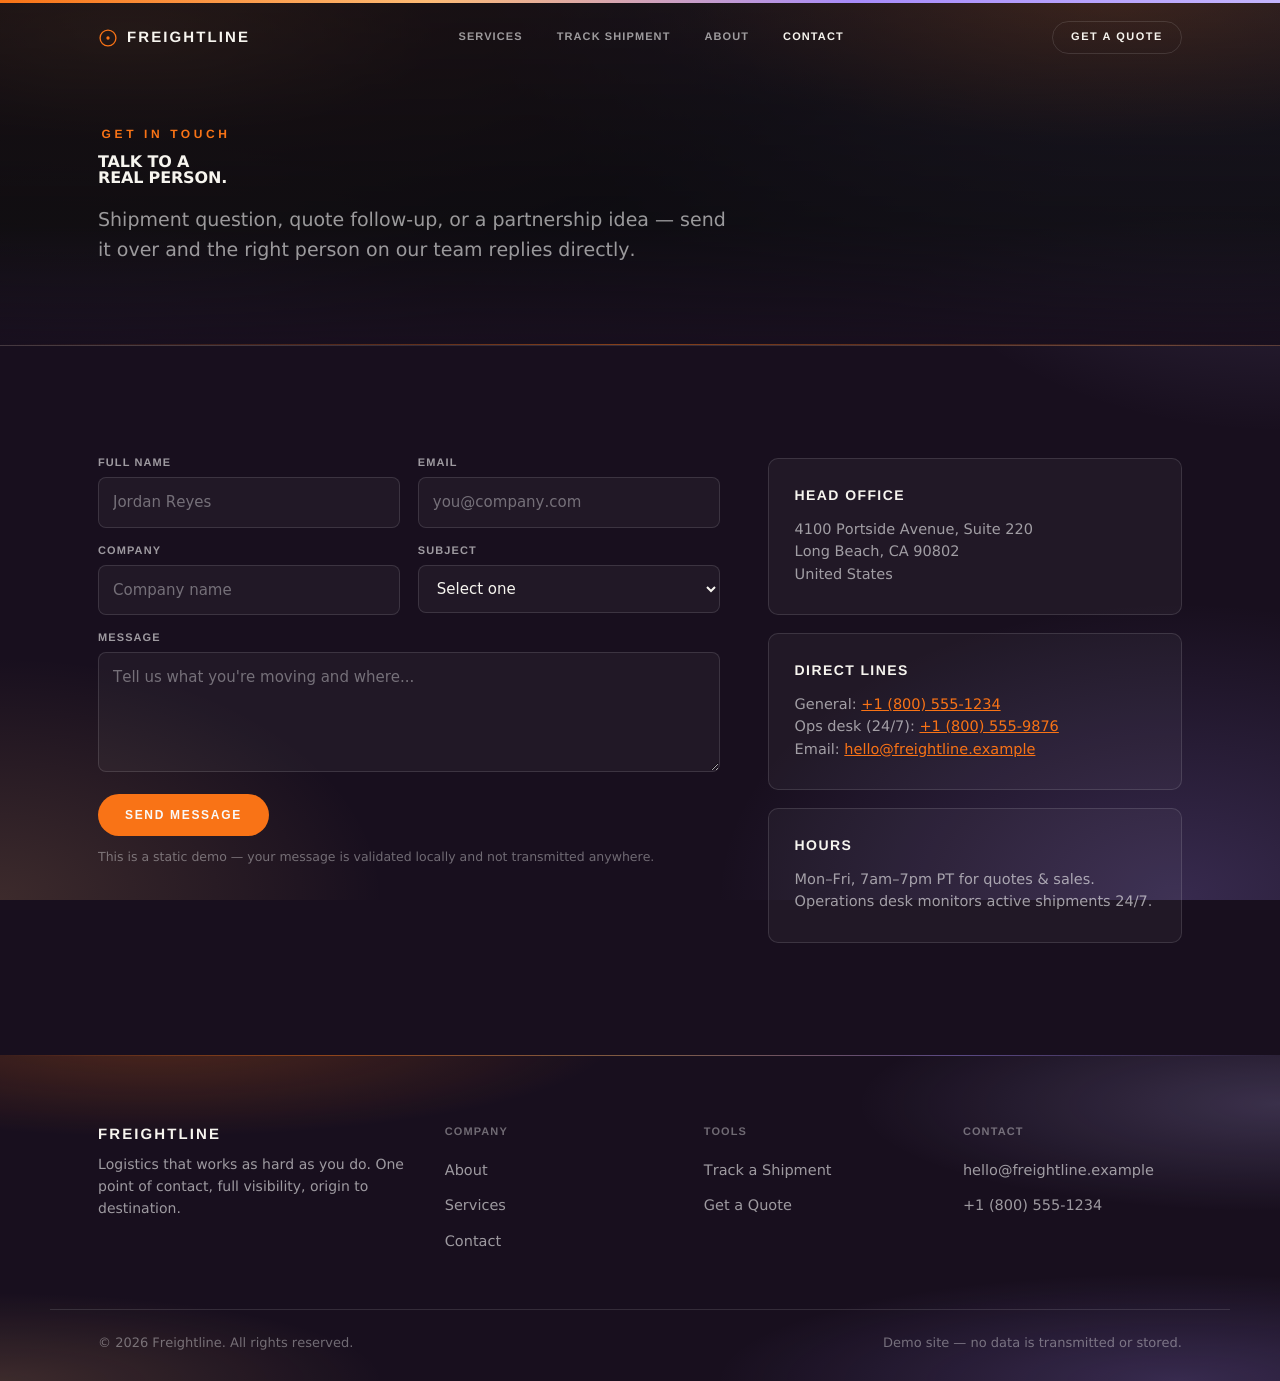
<file: logistics-freight-hero/contact.html>
<!doctype html>
<html lang="en">
<head>
<meta charset="UTF-8">
<meta name="viewport" content="width=device-width, initial-scale=1, viewport-fit=cover">
<title>Contact — Freightline</title>
<meta name="description" content="Talk to Freightline about a shipment, a quote, or a partnership.">
<link rel="stylesheet" href="assets/site.css">
</head>
<body>
<div class="bg-mesh-fixed" aria-hidden="true"></div>

<header class="nav">
  <div class="container nav__inner">
    <a class="nav__brand" href="index.html">
      <svg width="20" height="20" viewBox="0 0 24 24" fill="none" aria-hidden="true"><circle cx="12" cy="12" r="9.5" stroke="#F97316" stroke-width="1.6"/><circle cx="12" cy="12" r="2" fill="#F97316"/></svg>
      Freightline
    </a>
    <nav class="nav__links" aria-label="Primary">
      <a href="services.html">Services</a>
      <a href="track.html">Track Shipment</a>
      <a href="about.html">About</a>
      <a href="contact.html">Contact</a>
    </nav>
    <div class="nav__right">
      <a class="btn btn--ghost btn--sm" href="quote.html">Get a Quote</a>
      <button class="nav__toggle" id="navToggle" aria-expanded="false" aria-controls="navMobile" aria-label="Open menu"><span></span></button>
    </div>
  </div>
</header>
<div class="nav__mobile" id="navMobile">
  <a href="services.html">Services</a>
  <a href="track.html">Track Shipment</a>
  <a href="about.html">About</a>
  <a href="contact.html">Contact</a>
  <a class="btn btn--accent btn--block" href="quote.html">Get a Quote</a>
</div>

<main>
  <section class="page-hero">
    <video class="page-hero__video" src="https://d8j0ntlcm91z4.cloudfront.net/user_38xzZboKViGWJOttwIXH07lWA1P/hf_20261005_115944_095d91d4-030f-4e82-b42b-a388c0816d24.mp4" poster="data:image/svg+xml,%3Csvg%20xmlns%3D%22http%3A%2F%2Fwww.w3.org%2F2000%2Fsvg%22%20width%3D%22960%22%20height%3D%22600%22%20viewBox%3D%220%200%20960%20600%22%3E%20%3Cdefs%3E%20%3CradialGradient%20id%3D%22r%22%20cx%3D%2212%25%22%20cy%3D%220%25%22%20r%3D%2265%25%22%3E%20%3Cstop%20offset%3D%220%25%22%20stop-color%3D%22%23F97316%22%20stop-opacity%3D%220.55%22%2F%3E%20%3Cstop%20offset%3D%22100%25%22%20stop-color%3D%22%23F97316%22%20stop-opacity%3D%220%22%2F%3E%20%3C%2FradialGradient%3E%20%3CradialGradient%20id%3D%22b%22%20cx%3D%2295%25%22%20cy%3D%2215%25%22%20r%3D%2260%25%22%3E%20%3Cstop%20offset%3D%220%25%22%20stop-color%3D%22%23C4B5FD%22%20stop-opacity%3D%220.5%22%2F%3E%20%3Cstop%20offset%3D%22100%25%22%20stop-color%3D%22%23C4B5FD%22%20stop-opacity%3D%220%22%2F%3E%20%3C%2FradialGradient%3E%20%3CradialGradient%20id%3D%22t%22%20cx%3D%2290%25%22%20cy%3D%22100%25%22%20r%3D%2265%25%22%3E%20%3Cstop%20offset%3D%220%25%22%20stop-color%3D%22%23A78BFA%22%20stop-opacity%3D%220.55%22%2F%3E%20%3Cstop%20offset%3D%22100%25%22%20stop-color%3D%22%23A78BFA%22%20stop-opacity%3D%220%22%2F%3E%20%3C%2FradialGradient%3E%20%3CradialGradient%20id%3D%22a%22%20cx%3D%225%25%22%20cy%3D%22100%25%22%20r%3D%2255%25%22%3E%20%3Cstop%20offset%3D%220%25%22%20stop-color%3D%22%23FDBA74%22%20stop-opacity%3D%220.4%22%2F%3E%20%3Cstop%20offset%3D%22100%25%22%20stop-color%3D%22%23FDBA74%22%20stop-opacity%3D%220%22%2F%3E%20%3C%2FradialGradient%3E%20%3C%2Fdefs%3E%20%3Crect%20width%3D%22960%22%20height%3D%22600%22%20fill%3D%22%23180f1e%22%2F%3E%20%3Crect%20width%3D%22960%22%20height%3D%22600%22%20fill%3D%22url%28%23r%29%22%2F%3E%20%3Crect%20width%3D%22960%22%20height%3D%22600%22%20fill%3D%22url%28%23b%29%22%2F%3E%20%3Crect%20width%3D%22960%22%20height%3D%22600%22%20fill%3D%22url%28%23t%29%22%2F%3E%20%3Crect%20width%3D%22960%22%20height%3D%22600%22%20fill%3D%22url%28%23a%29%22%2F%3E%20%3C%2Fsvg%3E" autoplay muted loop playsinline disablepictureinpicture aria-hidden="true"></video>
    <div class="page-hero__video-tint"></div>
    <div class="container" data-reveal="fade">
      <p class="eyebrow-label">Get in touch</p>
      <h1 class="h-display h1">Talk to a<br>real person.</h1>
      <p class="lede" style="margin-top:18px">
        Shipment question, quote follow-up, or a partnership idea —
        send it over and the right person on our team replies directly.
      </p>
    </div>
  </section>

  <section class="section">
    <div class="container" style="display:grid;grid-template-columns:1.2fr .8fr;gap:48px;align-items:start">

      <form id="contactForm" novalidate data-reveal="left">
        <div class="form-grid">
          <div class="field" data-field="name">
            <label for="cName">Full name</label>
            <input id="cName" name="name" type="text" placeholder="Jordan Reyes" required>
            <span class="field-error">Please enter your name.</span>
          </div>
          <div class="field" data-field="email">
            <label for="cEmail">Email</label>
            <input id="cEmail" name="email" type="email" placeholder="you@company.com" required>
            <span class="field-error">Please enter a valid email.</span>
          </div>
          <div class="field" data-field="company">
            <label for="cCompany">Company</label>
            <input id="cCompany" name="company" type="text" placeholder="Company name">
          </div>
          <div class="field" data-field="subject">
            <label for="cSubject">Subject</label>
            <select id="cSubject" name="subject" required>
              <option value="">Select one</option>
              <option>Get a quote</option>
              <option>Track a shipment</option>
              <option>Customs &amp; compliance</option>
              <option>Warehousing</option>
              <option>Partnership / other</option>
            </select>
            <span class="field-error">Please choose a subject.</span>
          </div>
          <div class="field field--full" data-field="message">
            <label for="cMessage">Message</label>
            <textarea id="cMessage" name="message" placeholder="Tell us what you're moving and where..." required></textarea>
            <span class="field-error">Please add a short message.</span>
          </div>
        </div>

        <button class="btn btn--accent" style="margin-top:22px" type="submit">Send Message</button>
        <p class="field-hint" style="margin-top:12px">This is a static demo — your message is validated locally and not transmitted anywhere.</p>

        <div class="success" id="contactSuccess" style="display:none;margin-top:28px">
          <div class="success__icon">
            <svg width="24" height="24" viewBox="0 0 24 24" fill="none" stroke="currentColor" stroke-width="2" stroke-linecap="round" stroke-linejoin="round"><path d="M20 6 9 17l-5-5"/></svg>
          </div>
          <h3 class="h-display h3">Message received</h3>
          <p class="lede" style="margin:10px auto 0">Thanks — a member of the team will reply within one business day.</p>
        </div>
      </form>

      <aside style="display:flex;flex-direction:column;gap:18px" data-reveal="right">
        <div class="card">
          <h3 class="card__title" style="font-size:14px;letter-spacing:.1em">Head office</h3>
          <p class="card__desc">
            4100 Portside Avenue, Suite 220<br>
            Long Beach, CA 90802<br>
            United States
          </p>
        </div>
        <div class="card">
          <h3 class="card__title" style="font-size:14px;letter-spacing:.1em">Direct lines</h3>
          <p class="card__desc">
            General: <a href="tel:+18005551234" style="color:var(--accent)">+1 (800) 555-1234</a><br>
            Ops desk (24/7): <a href="tel:+18005559876" style="color:var(--accent)">+1 (800) 555-9876</a><br>
            Email: <a href="mailto:hello@freightline.example" style="color:var(--accent)">hello@freightline.example</a>
          </p>
        </div>
        <div class="card">
          <h3 class="card__title" style="font-size:14px;letter-spacing:.1em">Hours</h3>
          <p class="card__desc">Mon–Fri, 7am–7pm PT for quotes &amp; sales.<br>Operations desk monitors active shipments 24/7.</p>
        </div>
      </aside>
    </div>
  </section>
</main>

<footer class="footer">
  <div class="container footer__grid">
    <div class="footer__brand">
      <a class="nav__brand" href="index.html">Freightline</a>
      <p>Logistics that works as hard as you do. One point of contact, full visibility, origin to destination.</p>
    </div>
    <div class="footer__col">
      <h3>Company</h3>
      <a href="about.html">About</a>
      <a href="services.html">Services</a>
      <a href="contact.html">Contact</a>
    </div>
    <div class="footer__col">
      <h3>Tools</h3>
      <a href="track.html">Track a Shipment</a>
      <a href="quote.html">Get a Quote</a>
    </div>
    <div class="footer__col">
      <h3>Contact</h3>
      <a href="mailto:hello@freightline.example">hello@freightline.example</a>
      <a href="tel:+18005551234">+1 (800) 555-1234</a>
    </div>
  </div>
  <div class="container footer__bottom">
    <span>© <span data-year></span> Freightline. All rights reserved.</span>
    <span>Demo site — no data is transmitted or stored.</span>
  </div>
</footer>

<script src="assets/site.js"></script>
<script>
(function(){
  var form = document.getElementById('contactForm');
  var success = document.getElementById('contactSuccess');
  form.addEventListener('submit', function(e){
    e.preventDefault();
    var valid = true;
    ['name','email','subject','message'].forEach(function(name){
      var field = form.querySelector('[data-field="' + name + '"]');
      var input = field.querySelector('input, select, textarea');
      var ok = input.value.trim().length > 0;
      if (name === 'email' && ok) ok = /^[^\s@]+@[^\s@]+\.[^\s@]+$/.test(input.value.trim());
      field.classList.toggle('is-invalid', !ok);
      if (!ok) valid = false;
    });
    if (!valid) return;
    form.querySelectorAll('.form-grid, button[type="submit"], .field-hint').forEach(function(el){ el.style.display = 'none'; });
    success.style.display = 'block';
    success.scrollIntoView({ behavior: 'smooth', block: 'center' });
  });
})();
</script>
</body>
</html>
</file>
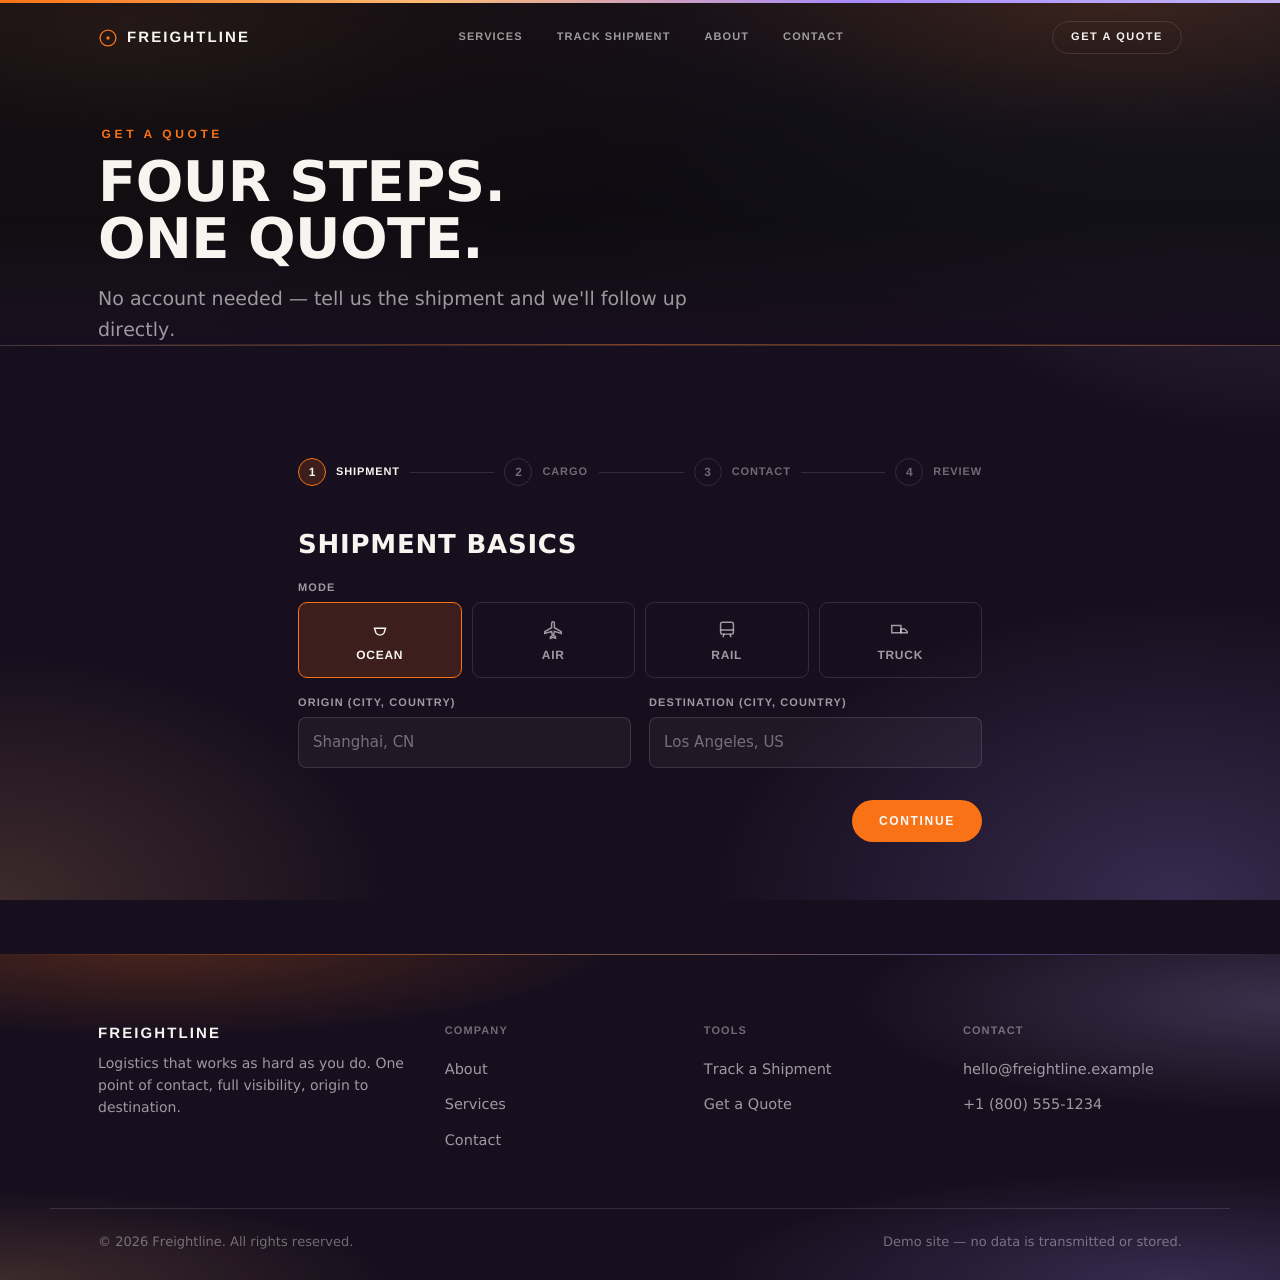
<file: logistics-freight-hero/quote.html>
<!doctype html>
<html lang="en">
<head>
<meta charset="UTF-8">
<meta name="viewport" content="width=device-width, initial-scale=1, viewport-fit=cover">
<title>Get a Quote — Freightline</title>
<meta name="description" content="Request a freight quote in four short steps — shipment, cargo, contact, review.">
<link rel="stylesheet" href="assets/site.css">
</head>
<body>
<div class="bg-mesh-fixed" aria-hidden="true"></div>

<header class="nav">
  <div class="container nav__inner">
    <a class="nav__brand" href="index.html">
      <svg width="20" height="20" viewBox="0 0 24 24" fill="none" aria-hidden="true"><circle cx="12" cy="12" r="9.5" stroke="#F97316" stroke-width="1.6"/><circle cx="12" cy="12" r="2" fill="#F97316"/></svg>
      Freightline
    </a>
    <nav class="nav__links" aria-label="Primary">
      <a href="services.html">Services</a>
      <a href="track.html">Track Shipment</a>
      <a href="about.html">About</a>
      <a href="contact.html">Contact</a>
    </nav>
    <div class="nav__right">
      <a class="btn btn--ghost btn--sm" href="quote.html">Get a Quote</a>
      <button class="nav__toggle" id="navToggle" aria-expanded="false" aria-controls="navMobile" aria-label="Open menu"><span></span></button>
    </div>
  </div>
</header>
<div class="nav__mobile" id="navMobile">
  <a href="services.html">Services</a>
  <a href="track.html">Track Shipment</a>
  <a href="about.html">About</a>
  <a href="contact.html">Contact</a>
  <a class="btn btn--accent btn--block" href="quote.html">Get a Quote</a>
</div>

<main>
  <section class="page-hero" style="padding-bottom:0">
    <video class="page-hero__video" src="https://d8j0ntlcm91z4.cloudfront.net/user_38xzZboKViGWJOttwIXH07lWA1P/hf_20261005_115944_095d91d4-030f-4e82-b42b-a388c0816d24.mp4" poster="data:image/svg+xml,%3Csvg%20xmlns%3D%22http%3A%2F%2Fwww.w3.org%2F2000%2Fsvg%22%20width%3D%22960%22%20height%3D%22600%22%20viewBox%3D%220%200%20960%20600%22%3E%20%3Cdefs%3E%20%3CradialGradient%20id%3D%22r%22%20cx%3D%2212%25%22%20cy%3D%220%25%22%20r%3D%2265%25%22%3E%20%3Cstop%20offset%3D%220%25%22%20stop-color%3D%22%23F97316%22%20stop-opacity%3D%220.55%22%2F%3E%20%3Cstop%20offset%3D%22100%25%22%20stop-color%3D%22%23F97316%22%20stop-opacity%3D%220%22%2F%3E%20%3C%2FradialGradient%3E%20%3CradialGradient%20id%3D%22b%22%20cx%3D%2295%25%22%20cy%3D%2215%25%22%20r%3D%2260%25%22%3E%20%3Cstop%20offset%3D%220%25%22%20stop-color%3D%22%23C4B5FD%22%20stop-opacity%3D%220.5%22%2F%3E%20%3Cstop%20offset%3D%22100%25%22%20stop-color%3D%22%23C4B5FD%22%20stop-opacity%3D%220%22%2F%3E%20%3C%2FradialGradient%3E%20%3CradialGradient%20id%3D%22t%22%20cx%3D%2290%25%22%20cy%3D%22100%25%22%20r%3D%2265%25%22%3E%20%3Cstop%20offset%3D%220%25%22%20stop-color%3D%22%23A78BFA%22%20stop-opacity%3D%220.55%22%2F%3E%20%3Cstop%20offset%3D%22100%25%22%20stop-color%3D%22%23A78BFA%22%20stop-opacity%3D%220%22%2F%3E%20%3C%2FradialGradient%3E%20%3CradialGradient%20id%3D%22a%22%20cx%3D%225%25%22%20cy%3D%22100%25%22%20r%3D%2255%25%22%3E%20%3Cstop%20offset%3D%220%25%22%20stop-color%3D%22%23FDBA74%22%20stop-opacity%3D%220.4%22%2F%3E%20%3Cstop%20offset%3D%22100%25%22%20stop-color%3D%22%23FDBA74%22%20stop-opacity%3D%220%22%2F%3E%20%3C%2FradialGradient%3E%20%3C%2Fdefs%3E%20%3Crect%20width%3D%22960%22%20height%3D%22600%22%20fill%3D%22%23180f1e%22%2F%3E%20%3Crect%20width%3D%22960%22%20height%3D%22600%22%20fill%3D%22url%28%23r%29%22%2F%3E%20%3Crect%20width%3D%22960%22%20height%3D%22600%22%20fill%3D%22url%28%23b%29%22%2F%3E%20%3Crect%20width%3D%22960%22%20height%3D%22600%22%20fill%3D%22url%28%23t%29%22%2F%3E%20%3Crect%20width%3D%22960%22%20height%3D%22600%22%20fill%3D%22url%28%23a%29%22%2F%3E%20%3C%2Fsvg%3E" autoplay muted loop playsinline disablepictureinpicture aria-hidden="true"></video>
    <div class="page-hero__video-tint"></div>
    <div class="container" data-reveal="fade">
      <p class="eyebrow-label">Get a quote</p>
      <h1 class="h-display h1" style="font-size:clamp(34px,5vw,56px)">Four steps.<br>One quote.</h1>
      <p class="lede" style="margin-top:16px">No account needed — tell us the shipment and we'll follow up directly.</p>
    </div>
  </section>

  <section class="section">
    <div class="container" style="max-width:780px">

      <div class="stepper" id="stepper">
        <div class="stepper__step is-active" data-step="1">
          <div class="stepper__dot">1</div>
          <div class="stepper__label">Shipment</div>
        </div>
        <div class="stepper__bar"></div>
        <div class="stepper__step" data-step="2">
          <div class="stepper__dot">2</div>
          <div class="stepper__label">Cargo</div>
        </div>
        <div class="stepper__bar"></div>
        <div class="stepper__step" data-step="3">
          <div class="stepper__dot">3</div>
          <div class="stepper__label">Contact</div>
        </div>
        <div class="stepper__bar"></div>
        <div class="stepper__step" data-step="4">
          <div class="stepper__dot">4</div>
          <div class="stepper__label">Review</div>
        </div>
      </div>

      <form id="quoteForm" novalidate>

        <!-- Step 1 — Shipment basics -->
        <div class="flow-panel is-active" data-panel="1">
          <h2 class="h3" style="color:var(--cream);text-transform:uppercase;letter-spacing:.03em;margin-bottom:18px">Shipment basics</h2>

          <div class="field" style="margin-bottom:20px">
            <label>Mode</label>
            <div class="segmented">
              <input type="radio" name="mode" id="modeOcean" value="Ocean Freight" checked>
              <label for="modeOcean"><svg viewBox="0 0 24 24" fill="none" stroke="currentColor" stroke-width="1.6"><path d="M6 10h12l-1.5 5a5.2 5.2 0 0 1-9 0L6 10Z"/></svg>Ocean</label>

              <input type="radio" name="mode" id="modeAir" value="Air Freight">
              <label for="modeAir"><svg viewBox="0 0 24 24" fill="none" stroke="currentColor" stroke-width="1.6"><path d="M10.5 13.5 3 15.8v-2l7.5-4.3V5.3C10.5 4 11.2 3 12 3s1.5 1 1.5 2.3v4.2L21 13.8v2l-7.5-2.3-.9 4.3 2.2 1.5v1.6L12 20l-2.8 1.1v-1.6l2.2-1.5-.9-4.3Z"/></svg>Air</label>

              <input type="radio" name="mode" id="modeRail" value="Rail Freight">
              <label for="modeRail"><svg viewBox="0 0 24 24" fill="none" stroke="currentColor" stroke-width="1.6"><rect x="5" y="3.5" width="14" height="13" rx="2"/><path d="M5 12h14M9 16l-1.5 4M15 16l1.5 4"/></svg>Rail</label>

              <input type="radio" name="mode" id="modeTruck" value="Trucking">
              <label for="modeTruck"><svg viewBox="0 0 24 24" fill="none" stroke="currentColor" stroke-width="1.6"><path d="M3 7h10v8H3z"/><path d="M13 11h4l3 3v1h-7z"/></svg>Truck</label>
            </div>
          </div>

          <div class="form-grid">
            <div class="field" data-field="origin">
              <label for="qOrigin">Origin (city, country)</label>
              <input id="qOrigin" name="origin" type="text" placeholder="Shanghai, CN" required>
              <span class="field-error">Please enter an origin.</span>
            </div>
            <div class="field" data-field="destination">
              <label for="qDestination">Destination (city, country)</label>
              <input id="qDestination" name="destination" type="text" placeholder="Los Angeles, US" required>
              <span class="field-error">Please enter a destination.</span>
            </div>
          </div>

          <div class="flow-actions" style="justify-content:flex-end">
            <button type="button" class="btn btn--accent" data-next>Continue</button>
          </div>
        </div>

        <!-- Step 2 — Cargo details -->
        <div class="flow-panel" data-panel="2">
          <h2 class="h3" style="color:var(--cream);text-transform:uppercase;letter-spacing:.03em;margin-bottom:18px">Cargo details</h2>

          <div class="form-grid">
            <div class="field" data-field="commodity">
              <label for="qCommodity">Commodity type</label>
              <select id="qCommodity" name="commodity" required>
                <option value="">Select one</option>
                <option>General / palletized goods</option>
                <option>Machinery &amp; equipment</option>
                <option>Electronics</option>
                <option>Apparel &amp; textiles</option>
                <option>Food &amp; beverage</option>
                <option>Automotive parts</option>
                <option>Raw materials / bulk</option>
                <option>Other</option>
              </select>
              <span class="field-error">Please select a commodity type.</span>
            </div>
            <div class="field" data-field="weight">
              <label for="qWeight">Total weight (kg)</label>
              <input id="qWeight" name="weight" type="number" min="1" placeholder="2500" required>
              <span class="field-error">Please enter a weight.</span>
            </div>
            <div class="field" data-field="volume">
              <label for="qVolume">Volume / container count</label>
              <input id="qVolume" name="volume" type="text" placeholder="e.g. 1 × 40ft HC, or 12 CBM" required>
              <span class="field-error">Please enter a volume or container count.</span>
            </div>
            <div class="field">
              <label for="qReadyDate">Cargo ready date</label>
              <input id="qReadyDate" name="readyDate" type="date">
            </div>
            <div class="field field--full">
              <label>Special handling</label>
              <div class="checklist">
                <label><input type="checkbox" name="handling" value="Hazardous / DG"> Hazardous / dangerous goods</label>
                <label><input type="checkbox" name="handling" value="Temperature controlled"> Temperature controlled</label>
                <label><input type="checkbox" name="handling" value="Oversized / overweight"> Oversized / overweight</label>
                <label><input type="checkbox" name="handling" value="High value"> High value — extra insurance</label>
              </div>
            </div>
          </div>

          <div class="flow-actions">
            <button type="button" class="btn btn--ghost" data-prev>Back</button>
            <button type="button" class="btn btn--accent" data-next>Continue</button>
          </div>
        </div>

        <!-- Step 3 — Timing & contact -->
        <div class="flow-panel" data-panel="3">
          <h2 class="h3" style="color:var(--cream);text-transform:uppercase;letter-spacing:.03em;margin-bottom:18px">Your contact details</h2>

          <div class="form-grid">
            <div class="field" data-field="name">
              <label for="qName">Full name</label>
              <input id="qName" name="name" type="text" placeholder="Jordan Reyes" required>
              <span class="field-error">Please enter your name.</span>
            </div>
            <div class="field" data-field="company">
              <label for="qCompany">Company</label>
              <input id="qCompany" name="company" type="text" placeholder="Company name" required>
              <span class="field-error">Please enter your company.</span>
            </div>
            <div class="field" data-field="email">
              <label for="qEmail">Email</label>
              <input id="qEmail" name="email" type="email" placeholder="you@company.com" required>
              <span class="field-error">Please enter a valid email.</span>
            </div>
            <div class="field" data-field="phone">
              <label for="qPhone">Phone</label>
              <input id="qPhone" name="phone" type="tel" placeholder="+1 555 123 4567" required>
              <span class="field-error">Please enter a phone number.</span>
            </div>
            <div class="field field--full">
              <label>Preferred contact method</label>
              <div class="checklist" style="flex-direction:row;gap:24px">
                <label><input type="radio" name="contactPref" value="Email" checked> Email</label>
                <label><input type="radio" name="contactPref" value="Phone"> Phone</label>
              </div>
            </div>
          </div>

          <div class="flow-actions">
            <button type="button" class="btn btn--ghost" data-prev>Back</button>
            <button type="button" class="btn btn--accent" data-next>Review Quote</button>
          </div>
        </div>

        <!-- Step 4 — Review & submit -->
        <div class="flow-panel" data-panel="4">
          <h2 class="h3" style="color:var(--cream);text-transform:uppercase;letter-spacing:.03em;margin-bottom:6px">Review your request</h2>
          <p class="field-hint">Double-check the details below before sending.</p>

          <dl class="review-grid" id="reviewGrid"></dl>

          <div class="flow-actions">
            <button type="button" class="btn btn--ghost" data-prev>Back</button>
            <button type="submit" class="btn btn--accent">Submit Request</button>
          </div>
        </div>

        <!-- Success state -->
        <div class="flow-panel" data-panel="success">
          <div class="success">
            <div class="success__icon">
              <svg width="26" height="26" viewBox="0 0 24 24" fill="none" stroke="currentColor" stroke-width="2" stroke-linecap="round" stroke-linejoin="round"><path d="M20 6 9 17l-5-5"/></svg>
            </div>
            <h2 class="h-display h3">Request sent</h2>
            <p class="lede" style="margin:10px auto 0">
              A Freightline specialist will review your shipment and reply
              with pricing within one business day.
            </p>
            <div class="success__ref" id="successRef">Q-000000</div>
            <div style="margin-top:28px;display:flex;gap:12px;justify-content:center;flex-wrap:wrap">
              <a class="btn btn--ghost" href="track.html">Track a shipment</a>
              <a class="btn btn--accent" href="index.html">Back to home</a>
            </div>
          </div>
        </div>

      </form>
    </div>
  </section>
</main>

<footer class="footer">
  <div class="container footer__grid">
    <div class="footer__brand">
      <a class="nav__brand" href="index.html">Freightline</a>
      <p>Logistics that works as hard as you do. One point of contact, full visibility, origin to destination.</p>
    </div>
    <div class="footer__col">
      <h3>Company</h3>
      <a href="about.html">About</a>
      <a href="services.html">Services</a>
      <a href="contact.html">Contact</a>
    </div>
    <div class="footer__col">
      <h3>Tools</h3>
      <a href="track.html">Track a Shipment</a>
      <a href="quote.html">Get a Quote</a>
    </div>
    <div class="footer__col">
      <h3>Contact</h3>
      <a href="mailto:hello@freightline.example">hello@freightline.example</a>
      <a href="tel:+18005551234">+1 (800) 555-1234</a>
    </div>
  </div>
  <div class="container footer__bottom">
    <span>© <span data-year></span> Freightline. All rights reserved.</span>
    <span>Demo site — no data is transmitted or stored.</span>
  </div>
</footer>

<script src="assets/site.js"></script>
<script>
(function(){
  var form = document.getElementById('quoteForm');
  var panels = form.querySelectorAll('.flow-panel');
  var stepperSteps = document.querySelectorAll('#stepper .stepper__step');
  var current = 1;

  var REQUIRED_BY_STEP = {
    1: ['origin','destination'],
    2: ['commodity','weight','volume'],
    3: ['name','company','email','phone']
  };

  function showStep(n){
    panels.forEach(function(p){
      p.classList.toggle('is-active', p.getAttribute('data-panel') === String(n));
    });
    stepperSteps.forEach(function(s){
      var step = Number(s.getAttribute('data-step'));
      s.classList.toggle('is-active', step === n);
      s.classList.toggle('is-done', step < n);
    });
    current = n;
    window.scrollTo({ top: form.getBoundingClientRect().top + window.scrollY - 100, behavior: 'smooth' });
  }

  function validateStep(n){
    var names = REQUIRED_BY_STEP[n];
    if (!names) return true;
    var valid = true;
    names.forEach(function(name){
      var field = form.querySelector('[data-field="' + name + '"]');
      var input = field.querySelector('input, select, textarea');
      var ok = input.value.trim().length > 0;
      if (name === 'email' && ok) ok = /^[^\s@]+@[^\s@]+\.[^\s@]+$/.test(input.value.trim());
      field.classList.toggle('is-invalid', !ok);
      if (!ok) valid = false;
    });
    return valid;
  }

  function buildReview(){
    var data = new FormData(form);
    var mode = data.get('mode');
    var handling = data.getAll('handling');
    var rows = [
      ['Mode', mode],
      ['Route', data.get('origin') + ' → ' + data.get('destination')],
      ['Commodity', data.get('commodity')],
      ['Weight', data.get('weight') + ' kg'],
      ['Volume', data.get('volume')],
      ['Ready date', data.get('readyDate') || 'Flexible'],
      ['Special handling', handling.length ? handling.join(', ') : 'None'],
      ['Contact', data.get('name') + ' — ' + data.get('company')],
      ['Email', data.get('email')],
      ['Phone', data.get('phone')],
      ['Preferred contact', data.get('contactPref')]
    ];
    var grid = document.getElementById('reviewGrid');
    grid.innerHTML = rows.map(function(r){
      return '<div><dt>' + r[0] + '</dt><dd>' + (r[1] || '—') + '</dd></div>';
    }).join('');
  }

  form.addEventListener('click', function(e){
    if (e.target.matches('[data-next]')) {
      if (!validateStep(current)) return;
      if (current === 3) buildReview();
      showStep(current + 1);
    }
    if (e.target.matches('[data-prev]')) {
      showStep(current - 1);
    }
  });

  form.addEventListener('submit', function(e){
    e.preventDefault();
    var ref = 'Q-' + Math.floor(100000 + Math.random() * 900000);
    document.getElementById('successRef').textContent = ref;
    panels.forEach(function(p){ p.classList.remove('is-active'); });
    form.querySelector('[data-panel="success"]').classList.add('is-active');
    document.getElementById('stepper').style.display = 'none';
    window.scrollTo({ top: form.getBoundingClientRect().top + window.scrollY - 100, behavior: 'smooth' });
  });

  // Pre-select mode from ?mode=ocean|air|rail|trucking coming from services.html
  var params = new URLSearchParams(location.search);
  var modeParam = (params.get('mode') || '').toLowerCase();
  var map = { ocean: 'modeOcean', air: 'modeAir', rail: 'modeRail', trucking: 'modeTruck' };
  if (map[modeParam]) {
    var el = document.getElementById(map[modeParam]);
    if (el) el.checked = true;
  }
})();
</script>
</body>
</html>
</file>
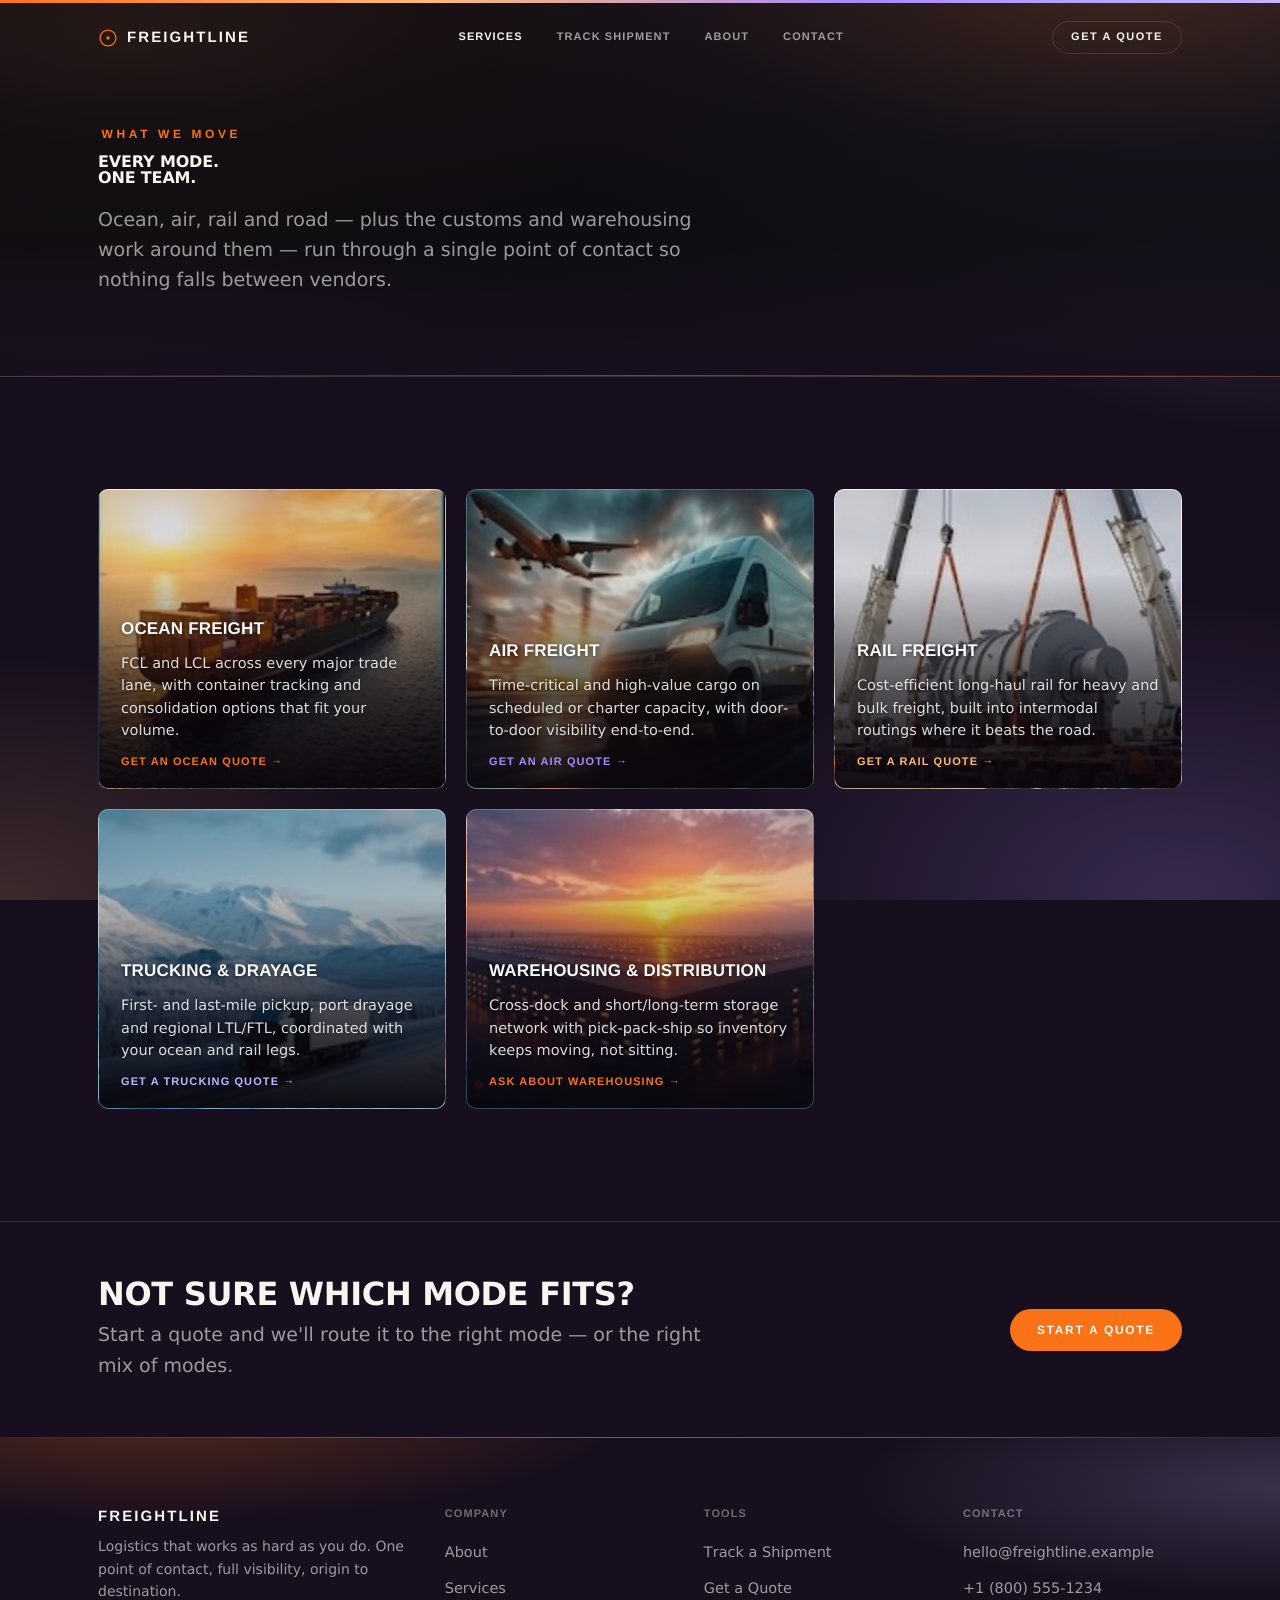
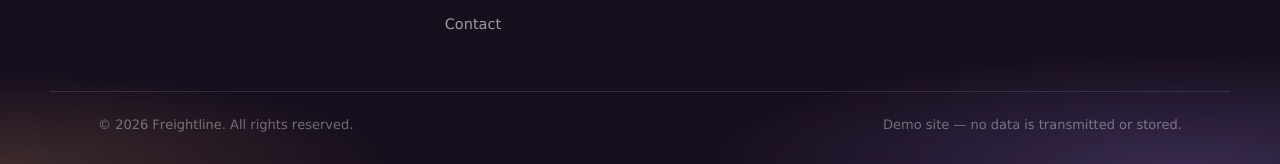
<file: logistics-freight-hero/services.html>
<!doctype html>
<html lang="en">
<head>
<meta charset="UTF-8">
<meta name="viewport" content="width=device-width, initial-scale=1, viewport-fit=cover">
<title>Services — Freightline</title>
<meta name="description" content="Ocean, air, rail, trucking, customs and warehousing — one team managing every mode of your freight.">
<link rel="stylesheet" href="assets/site.css">
</head>
<body>
<div class="bg-mesh-fixed" aria-hidden="true"></div>

<header class="nav">
  <div class="container nav__inner">
    <a class="nav__brand" href="index.html">
      <svg width="20" height="20" viewBox="0 0 24 24" fill="none" aria-hidden="true"><circle cx="12" cy="12" r="9.5" stroke="#F97316" stroke-width="1.6"/><circle cx="12" cy="12" r="2" fill="#F97316"/></svg>
      Freightline
    </a>
    <nav class="nav__links" aria-label="Primary">
      <a href="services.html">Services</a>
      <a href="track.html">Track Shipment</a>
      <a href="about.html">About</a>
      <a href="contact.html">Contact</a>
    </nav>
    <div class="nav__right">
      <a class="btn btn--ghost btn--sm" href="quote.html">Get a Quote</a>
      <button class="nav__toggle" id="navToggle" aria-expanded="false" aria-controls="navMobile" aria-label="Open menu"><span></span></button>
    </div>
  </div>
</header>
<div class="nav__mobile" id="navMobile">
  <a href="services.html">Services</a>
  <a href="track.html">Track Shipment</a>
  <a href="about.html">About</a>
  <a href="contact.html">Contact</a>
  <a class="btn btn--accent btn--block" href="quote.html">Get a Quote</a>
</div>

<main>
  <section class="page-hero">
    <video class="page-hero__video" src="https://d8j0ntlcm91z4.cloudfront.net/user_38xzZboKViGWJOttwIXH07lWA1P/hf_20261005_115944_095d91d4-030f-4e82-b42b-a388c0816d24.mp4" poster="data:image/svg+xml,%3Csvg%20xmlns%3D%22http%3A%2F%2Fwww.w3.org%2F2000%2Fsvg%22%20width%3D%22960%22%20height%3D%22600%22%20viewBox%3D%220%200%20960%20600%22%3E%20%3Cdefs%3E%20%3CradialGradient%20id%3D%22r%22%20cx%3D%2212%25%22%20cy%3D%220%25%22%20r%3D%2265%25%22%3E%20%3Cstop%20offset%3D%220%25%22%20stop-color%3D%22%23F97316%22%20stop-opacity%3D%220.55%22%2F%3E%20%3Cstop%20offset%3D%22100%25%22%20stop-color%3D%22%23F97316%22%20stop-opacity%3D%220%22%2F%3E%20%3C%2FradialGradient%3E%20%3CradialGradient%20id%3D%22b%22%20cx%3D%2295%25%22%20cy%3D%2215%25%22%20r%3D%2260%25%22%3E%20%3Cstop%20offset%3D%220%25%22%20stop-color%3D%22%23C4B5FD%22%20stop-opacity%3D%220.5%22%2F%3E%20%3Cstop%20offset%3D%22100%25%22%20stop-color%3D%22%23C4B5FD%22%20stop-opacity%3D%220%22%2F%3E%20%3C%2FradialGradient%3E%20%3CradialGradient%20id%3D%22t%22%20cx%3D%2290%25%22%20cy%3D%22100%25%22%20r%3D%2265%25%22%3E%20%3Cstop%20offset%3D%220%25%22%20stop-color%3D%22%23A78BFA%22%20stop-opacity%3D%220.55%22%2F%3E%20%3Cstop%20offset%3D%22100%25%22%20stop-color%3D%22%23A78BFA%22%20stop-opacity%3D%220%22%2F%3E%20%3C%2FradialGradient%3E%20%3CradialGradient%20id%3D%22a%22%20cx%3D%225%25%22%20cy%3D%22100%25%22%20r%3D%2255%25%22%3E%20%3Cstop%20offset%3D%220%25%22%20stop-color%3D%22%23FDBA74%22%20stop-opacity%3D%220.4%22%2F%3E%20%3Cstop%20offset%3D%22100%25%22%20stop-color%3D%22%23FDBA74%22%20stop-opacity%3D%220%22%2F%3E%20%3C%2FradialGradient%3E%20%3C%2Fdefs%3E%20%3Crect%20width%3D%22960%22%20height%3D%22600%22%20fill%3D%22%23180f1e%22%2F%3E%20%3Crect%20width%3D%22960%22%20height%3D%22600%22%20fill%3D%22url%28%23r%29%22%2F%3E%20%3Crect%20width%3D%22960%22%20height%3D%22600%22%20fill%3D%22url%28%23b%29%22%2F%3E%20%3Crect%20width%3D%22960%22%20height%3D%22600%22%20fill%3D%22url%28%23t%29%22%2F%3E%20%3Crect%20width%3D%22960%22%20height%3D%22600%22%20fill%3D%22url%28%23a%29%22%2F%3E%20%3C%2Fsvg%3E" autoplay muted loop playsinline disablepictureinpicture aria-hidden="true"></video>
    <div class="page-hero__video-tint"></div>
    <div class="container" data-reveal="fade">
      <p class="eyebrow-label">What we move</p>
      <h1 class="h-display h1">Every mode.<br>One team.</h1>
      <p class="lede" style="margin-top:18px">
        Ocean, air, rail and road — plus the customs and warehousing work
        around them — run through a single point of contact so nothing
        falls between vendors.
      </p>
    </div>
  </section>

  <section class="section">
    <div class="container">
      <div class="cards" data-reveal-group>

        <article class="card card--photo" data-reveal style="background-image:url('assets/photos/ocean-freight.jpg')">
          <h2 class="card__title">Ocean Freight</h2>
          <p class="card__desc">FCL and LCL across every major trade lane, with container tracking and consolidation options that fit your volume.</p>
          <a class="card__link" href="quote.html?mode=ocean">Get an ocean quote →</a>
        </article>

        <article class="card card--photo" data-reveal style="background-image:url('assets/photos/air-freight.jpg')">
          <h2 class="card__title">Air Freight</h2>
          <p class="card__desc">Time-critical and high-value cargo on scheduled or charter capacity, with door-to-door visibility end-to-end.</p>
          <a class="card__link" href="quote.html?mode=air">Get an air quote →</a>
        </article>

        <article class="card card--photo" data-reveal style="background-image:url('assets/photos/rail-freight.jpg')">
          <h2 class="card__title">Rail Freight</h2>
          <p class="card__desc">Cost-efficient long-haul rail for heavy and bulk freight, built into intermodal routings where it beats the road.</p>
          <a class="card__link" href="quote.html?mode=rail">Get a rail quote →</a>
        </article>

        <article class="card card--photo" data-reveal style="background-image:url('assets/photos/trucking-drayage.jpg')">
          <h2 class="card__title">Trucking &amp; Drayage</h2>
          <p class="card__desc">First- and last-mile pickup, port drayage and regional LTL/FTL, coordinated with your ocean and rail legs.</p>
          <a class="card__link" href="quote.html?mode=trucking">Get a trucking quote →</a>
        </article>

        <article class="card card--photo" data-reveal style="background-image:url('assets/photos/warehousing.jpg')">
          <h2 class="card__title">Warehousing &amp; Distribution</h2>
          <p class="card__desc">Cross-dock and short/long-term storage network with pick-pack-ship so inventory keeps moving, not sitting.</p>
          <a class="card__link" href="contact.html">Ask about warehousing →</a>
        </article>

      </div>
    </div>
  </section>

  <section class="section section--tight" style="border-top:1px solid var(--line)">
    <div class="container" style="display:flex;align-items:center;justify-content:space-between;gap:24px;flex-wrap:wrap">
      <div>
        <h2 class="h-display h2" style="font-size:clamp(24px,3vw,32px)">Not sure which mode fits?</h2>
        <p class="lede" style="margin-top:10px">Start a quote and we'll route it to the right mode — or the right mix of modes.</p>
      </div>
      <a class="btn btn--accent" href="quote.html">Start a Quote</a>
    </div>
  </section>
</main>

<footer class="footer">
  <div class="container footer__grid">
    <div class="footer__brand">
      <a class="nav__brand" href="index.html">Freightline</a>
      <p>Logistics that works as hard as you do. One point of contact, full visibility, origin to destination.</p>
    </div>
    <div class="footer__col">
      <h3>Company</h3>
      <a href="about.html">About</a>
      <a href="services.html">Services</a>
      <a href="contact.html">Contact</a>
    </div>
    <div class="footer__col">
      <h3>Tools</h3>
      <a href="track.html">Track a Shipment</a>
      <a href="quote.html">Get a Quote</a>
    </div>
    <div class="footer__col">
      <h3>Contact</h3>
      <a href="mailto:hello@freightline.example">hello@freightline.example</a>
      <a href="tel:+18005551234">+1 (800) 555-1234</a>
    </div>
  </div>
  <div class="container footer__bottom">
    <span>© <span data-year></span> Freightline. All rights reserved.</span>
    <span>Demo site — no data is transmitted or stored.</span>
  </div>
</footer>

<script src="assets/site.js"></script>
</body>
</html>
</file>
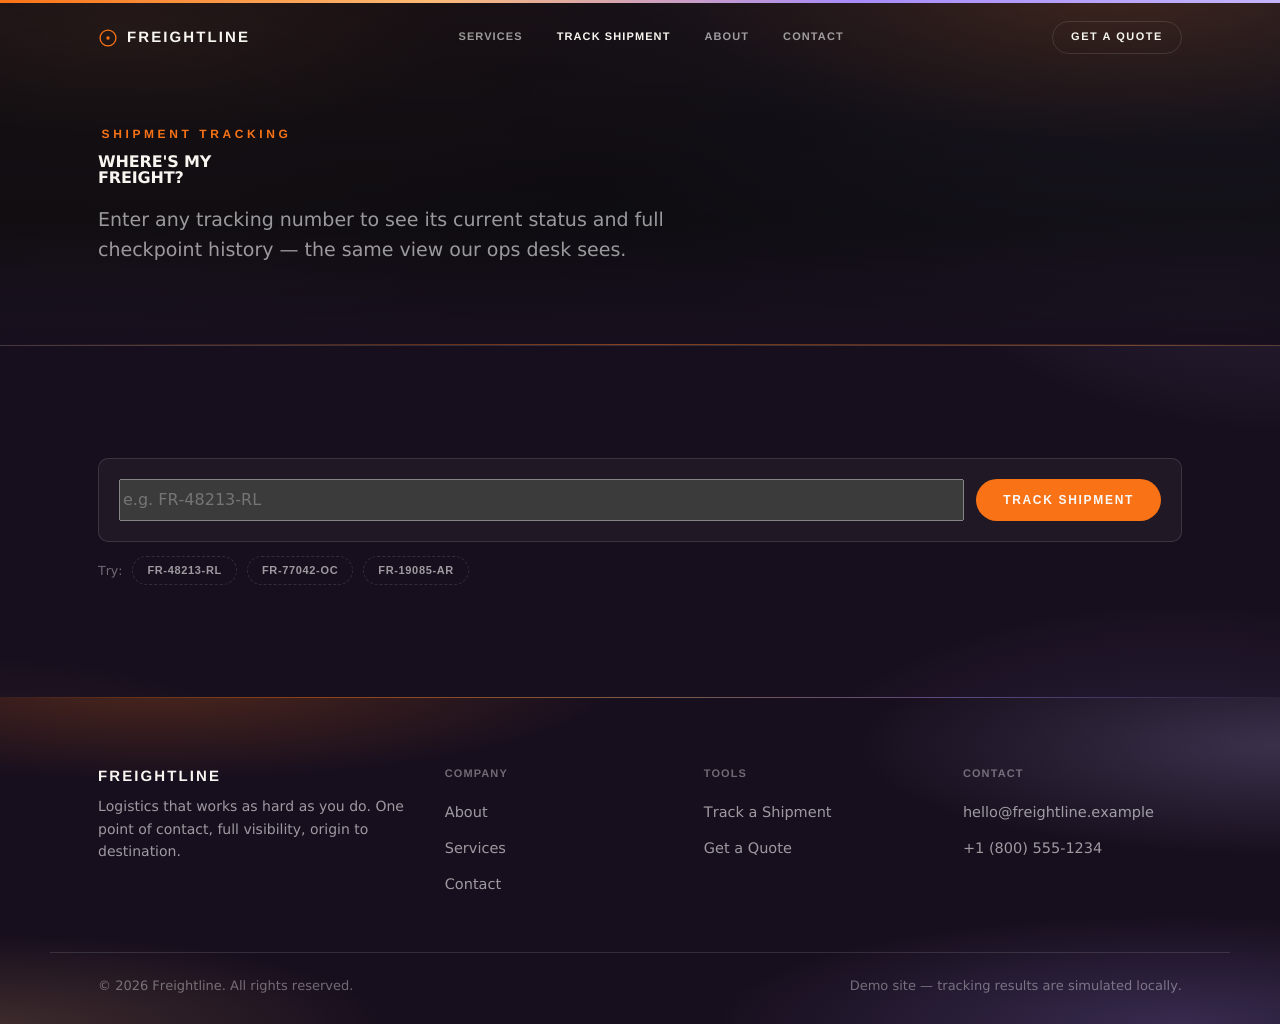
<file: logistics-freight-hero/track.html>
<!doctype html>
<html lang="en">
<head>
<meta charset="UTF-8">
<meta name="viewport" content="width=device-width, initial-scale=1, viewport-fit=cover">
<title>Track a Shipment — Freightline</title>
<meta name="description" content="Enter a tracking number to see live shipment status and checkpoint history.">
<link rel="stylesheet" href="assets/site.css">
</head>
<body>
<div class="bg-mesh-fixed" aria-hidden="true"></div>

<header class="nav">
  <div class="container nav__inner">
    <a class="nav__brand" href="index.html">
      <svg width="20" height="20" viewBox="0 0 24 24" fill="none" aria-hidden="true"><circle cx="12" cy="12" r="9.5" stroke="#F97316" stroke-width="1.6"/><circle cx="12" cy="12" r="2" fill="#F97316"/></svg>
      Freightline
    </a>
    <nav class="nav__links" aria-label="Primary">
      <a href="services.html">Services</a>
      <a href="track.html">Track Shipment</a>
      <a href="about.html">About</a>
      <a href="contact.html">Contact</a>
    </nav>
    <div class="nav__right">
      <a class="btn btn--ghost btn--sm" href="quote.html">Get a Quote</a>
      <button class="nav__toggle" id="navToggle" aria-expanded="false" aria-controls="navMobile" aria-label="Open menu"><span></span></button>
    </div>
  </div>
</header>
<div class="nav__mobile" id="navMobile">
  <a href="services.html">Services</a>
  <a href="track.html">Track Shipment</a>
  <a href="about.html">About</a>
  <a href="contact.html">Contact</a>
  <a class="btn btn--accent btn--block" href="quote.html">Get a Quote</a>
</div>

<main>
  <section class="page-hero">
    <video class="page-hero__video" src="https://d8j0ntlcm91z4.cloudfront.net/user_38xzZboKViGWJOttwIXH07lWA1P/hf_20261005_115944_095d91d4-030f-4e82-b42b-a388c0816d24.mp4" poster="data:image/svg+xml,%3Csvg%20xmlns%3D%22http%3A%2F%2Fwww.w3.org%2F2000%2Fsvg%22%20width%3D%22960%22%20height%3D%22600%22%20viewBox%3D%220%200%20960%20600%22%3E%20%3Cdefs%3E%20%3CradialGradient%20id%3D%22r%22%20cx%3D%2212%25%22%20cy%3D%220%25%22%20r%3D%2265%25%22%3E%20%3Cstop%20offset%3D%220%25%22%20stop-color%3D%22%23F97316%22%20stop-opacity%3D%220.55%22%2F%3E%20%3Cstop%20offset%3D%22100%25%22%20stop-color%3D%22%23F97316%22%20stop-opacity%3D%220%22%2F%3E%20%3C%2FradialGradient%3E%20%3CradialGradient%20id%3D%22b%22%20cx%3D%2295%25%22%20cy%3D%2215%25%22%20r%3D%2260%25%22%3E%20%3Cstop%20offset%3D%220%25%22%20stop-color%3D%22%23C4B5FD%22%20stop-opacity%3D%220.5%22%2F%3E%20%3Cstop%20offset%3D%22100%25%22%20stop-color%3D%22%23C4B5FD%22%20stop-opacity%3D%220%22%2F%3E%20%3C%2FradialGradient%3E%20%3CradialGradient%20id%3D%22t%22%20cx%3D%2290%25%22%20cy%3D%22100%25%22%20r%3D%2265%25%22%3E%20%3Cstop%20offset%3D%220%25%22%20stop-color%3D%22%23A78BFA%22%20stop-opacity%3D%220.55%22%2F%3E%20%3Cstop%20offset%3D%22100%25%22%20stop-color%3D%22%23A78BFA%22%20stop-opacity%3D%220%22%2F%3E%20%3C%2FradialGradient%3E%20%3CradialGradient%20id%3D%22a%22%20cx%3D%225%25%22%20cy%3D%22100%25%22%20r%3D%2255%25%22%3E%20%3Cstop%20offset%3D%220%25%22%20stop-color%3D%22%23FDBA74%22%20stop-opacity%3D%220.4%22%2F%3E%20%3Cstop%20offset%3D%22100%25%22%20stop-color%3D%22%23FDBA74%22%20stop-opacity%3D%220%22%2F%3E%20%3C%2FradialGradient%3E%20%3C%2Fdefs%3E%20%3Crect%20width%3D%22960%22%20height%3D%22600%22%20fill%3D%22%23180f1e%22%2F%3E%20%3Crect%20width%3D%22960%22%20height%3D%22600%22%20fill%3D%22url%28%23r%29%22%2F%3E%20%3Crect%20width%3D%22960%22%20height%3D%22600%22%20fill%3D%22url%28%23b%29%22%2F%3E%20%3Crect%20width%3D%22960%22%20height%3D%22600%22%20fill%3D%22url%28%23t%29%22%2F%3E%20%3Crect%20width%3D%22960%22%20height%3D%22600%22%20fill%3D%22url%28%23a%29%22%2F%3E%20%3C%2Fsvg%3E" autoplay muted loop playsinline disablepictureinpicture aria-hidden="true"></video>
    <div class="page-hero__video-tint"></div>
    <div class="container" data-reveal="fade">
      <p class="eyebrow-label">Shipment tracking</p>
      <h1 class="h-display h1">Where's my<br>freight?</h1>
      <p class="lede" style="margin-top:18px">
        Enter any tracking number to see its current status and full
        checkpoint history — the same view our ops desk sees.
      </p>
    </div>
  </section>

  <section class="section">
    <div class="container">

      <form class="track-form" id="trackForm" novalidate>
        <input type="text" id="trackInput" placeholder="e.g. FR-48213-RL" autocomplete="off" aria-label="Tracking number">
        <button class="btn btn--accent" type="submit">Track Shipment</button>
      </form>
      <div class="track-examples">
        <span class="field-hint" style="align-self:center">Try:</span>
        <button type="button" data-example="FR-48213-RL">FR-48213-RL</button>
        <button type="button" data-example="FR-77042-OC">FR-77042-OC</button>
        <button type="button" data-example="FR-19085-AR">FR-19085-AR</button>
      </div>
      <div class="alert alert--error" id="trackAlert">Enter a tracking number to look up a shipment.</div>

      <div id="trackResult" style="display:none">

        <div class="shipment-summary">
          <div>
            <div class="field-hint" style="margin-bottom:6px">MODE</div>
            <div style="color:var(--cream);font-weight:700" id="sumMode">—</div>
          </div>
          <div>
            <div class="field-hint" style="margin-bottom:6px">ORIGIN → DESTINATION</div>
            <div style="color:var(--cream);font-weight:700" id="sumRoute">—</div>
          </div>
          <div>
            <div class="field-hint" style="margin-bottom:6px">WEIGHT</div>
            <div style="color:var(--cream);font-weight:700" id="sumWeight">—</div>
          </div>
          <div>
            <div class="field-hint" style="margin-bottom:6px" id="sumEtaLabel">ETA</div>
            <div style="color:var(--cream);font-weight:700" id="sumEta">—</div>
          </div>
        </div>

        <div class="kicker-row" style="margin-bottom:0">
          <h2 class="h-display h2" style="font-size:clamp(20px,2.6vw,26px)">Checkpoint history</h2>
        </div>
        <ol class="timeline" id="timeline"></ol>
      </div>

    </div>
  </section>
</main>

<footer class="footer">
  <div class="container footer__grid">
    <div class="footer__brand">
      <a class="nav__brand" href="index.html">Freightline</a>
      <p>Logistics that works as hard as you do. One point of contact, full visibility, origin to destination.</p>
    </div>
    <div class="footer__col">
      <h3>Company</h3>
      <a href="about.html">About</a>
      <a href="services.html">Services</a>
      <a href="contact.html">Contact</a>
    </div>
    <div class="footer__col">
      <h3>Tools</h3>
      <a href="track.html">Track a Shipment</a>
      <a href="quote.html">Get a Quote</a>
    </div>
    <div class="footer__col">
      <h3>Contact</h3>
      <a href="mailto:hello@freightline.example">hello@freightline.example</a>
      <a href="tel:+18005551234">+1 (800) 555-1234</a>
    </div>
  </div>
  <div class="container footer__bottom">
    <span>© <span data-year></span> Freightline. All rights reserved.</span>
    <span>Demo site — tracking results are simulated locally.</span>
  </div>
</footer>

<script src="assets/site.js"></script>
<script>
(function(){
  var form = document.getElementById('trackForm');
  var input = document.getElementById('trackInput');
  var alertBox = document.getElementById('trackAlert');
  var result = document.getElementById('trackResult');

  var MODES = ['Ocean Freight','Air Freight','Rail Freight','Trucking'];
  var CITIES = [
    'Shanghai, CN','Los Angeles, US','Rotterdam, NL','Hamburg, DE','Singapore, SG',
    'Dallas, US','Mumbai, IN','Santos, BR','Busan, KR','Chicago, US','Antwerp, BE','Tokyo, JP'
  ];
  var STEPS = [
    { title: 'Order Booked', meta: 'Booking confirmed and documentation issued.' },
    { title: 'Picked Up at Origin', meta: 'Cargo collected and consolidated for departure.' },
    { title: 'In Transit', meta: 'Moving on the planned routing.' },
    { title: 'Customs Cleared', meta: 'Import documentation processed and released.' },
    { title: 'Out for Delivery', meta: 'On the final leg to the consignee address.' },
    { title: 'Delivered', meta: 'Proof of delivery captured.' }
  ];

  function hash(str){
    var h = 5381;
    for (var i = 0; i < str.length; i++) h = ((h << 5) + h + str.charCodeAt(i)) | 0;
    return Math.abs(h);
  }

  function fmtDate(d){
    return d.toLocaleDateString(undefined, { month: 'short', day: 'numeric', year: 'numeric' });
  }

  function track(code){
    code = (code || '').trim();
    if (!code) {
      alertBox.textContent = 'Enter a tracking number to look up a shipment.';
      alertBox.classList.add('is-visible');
      result.style.display = 'none';
      return;
    }
    alertBox.classList.remove('is-visible');

    var h = hash(code.toUpperCase());
    var mode = MODES[h % MODES.length];
    var origin = CITIES[h % CITIES.length];
    var dest = CITIES[(h >> 3) % CITIES.length];
    if (dest === origin) dest = CITIES[(h >> 3 + 1) % CITIES.length];
    var currentIdx = h % STEPS.length;
    var weight = 400 + (h % 18000);
    var totalSpanDays = 6 + (h % 11);
    var bookedDaysAgo = totalSpanDays - Math.round((currentIdx / (STEPS.length - 1)) * totalSpanDays);

    document.getElementById('sumMode').textContent = mode;
    document.getElementById('sumRoute').textContent = origin.split(',')[0] + ' → ' + dest.split(',')[0];
    document.getElementById('sumWeight').textContent = weight.toLocaleString() + ' kg';

    var today = new Date();
    var etaLabel = document.getElementById('sumEtaLabel');
    var etaVal = document.getElementById('sumEta');
    if (currentIdx === STEPS.length - 1) {
      etaLabel.textContent = 'DELIVERED';
      etaVal.textContent = fmtDate(today);
    } else {
      etaLabel.textContent = 'ESTIMATED ARRIVAL';
      var eta = new Date(today.getTime() + (STEPS.length - 1 - currentIdx) * 36e5 * 24 * (1 + (h % 2)));
      etaVal.textContent = fmtDate(eta);
    }

    var timeline = document.getElementById('timeline');
    timeline.innerHTML = '';
    STEPS.forEach(function(step, i){
      var li = document.createElement('li');
      li.className = 'timeline__item' + (i < currentIdx ? ' is-done' : i === currentIdx ? ' is-current' : '');
      var stepDate = new Date(today.getTime() - (bookedDaysAgo - i * (bookedDaysAgo / Math.max(currentIdx,1))) * 864e5);
      var meta = step.meta;
      if (i <= currentIdx) {
        meta = fmtDate(i === 0 ? new Date(today.getTime() - bookedDaysAgo * 864e5) : stepDate) + ' — ' + step.meta;
      } else {
        meta = 'Pending — ' + step.meta;
      }
      li.innerHTML = '<span class="timeline__dot"></span>' +
        '<div class="timeline__title">' + step.title + (step.title === 'In Transit' ? ' — ' + mode : '') + '</div>' +
        '<div class="timeline__meta">' + meta + '</div>';
      timeline.appendChild(li);
    });

    result.style.display = 'block';
    result.scrollIntoView({ behavior: 'smooth', block: 'start' });
  }

  form.addEventListener('submit', function(e){
    e.preventDefault();
    track(input.value);
  });

  document.querySelectorAll('[data-example]').forEach(function(btn){
    btn.addEventListener('click', function(){
      input.value = btn.getAttribute('data-example');
      track(input.value);
    });
  });
})();
</script>
</body>
</html>
</file>
<file: logistics-freight-hero/assets/site.css>
/* ============ Freightline shared design system ============ */

@font-face{
  font-family:"Display";
  src:local("Oswald ExtraBold"), local("Oswald-ExtraBold"), local("Bebas Neue"), local("Impact");
  font-weight:800;
  font-display:block;
  ascent-override:99.9%;
  descent-override:20.1%;
  line-gap-override:0%;
}
@font-face{
  font-family:"UI";
  src:local("Oswald Bold"), local("Oswald-Bold"), local("Barlow Condensed SemiBold"), local("Arial Narrow Bold");
  font-weight:700;
  font-display:block;
  ascent-override:95%;
  descent-override:22.5%;
  line-gap-override:0%;
}
@font-face{
  font-family:"UI";
  src:local("Oswald"), local("Barlow Condensed"), local("Arial Narrow");
  font-weight:400;
  font-display:block;
  ascent-override:95%;
  descent-override:22.5%;
  line-gap-override:0%;
}

:root{
  --bg:#180f1e;
  --bg-raise:#121316;
  --cream:#F7F5EF;
  --white:#F9F9F9;
  --ink:rgba(255,255,255,.88);
  --ink-dim:rgba(255,255,255,.58);
  --ink-faint:rgba(255,255,255,.38);
  --accent:#F97316;
  --accent-dim:rgba(249,115,22,.16);
  --accent-2:#A78BFA;
  --accent-2-dim:rgba(167,139,250,.16);
  --accent-3:#FDBA74;
  --accent-3-dim:rgba(253,186,116,.16);
  --accent-4:#C4B5FD;
  --accent-4-dim:rgba(196,181,253,.16);
  --line:rgba(255,255,255,.12);
  --card:rgba(255,255,255,.04);
  --bg-alt:#20150e;
  --nav-h:76px;
  --radius:10px;
  --mesh:
    radial-gradient(ellipse 60% 50% at 12% -5%, rgba(249,115,22,.24), transparent 60%),
    radial-gradient(ellipse 55% 55% at 100% 15%, rgba(196,181,253,.20), transparent 60%),
    radial-gradient(ellipse 60% 55% at 92% 100%, rgba(167,139,250,.22), transparent 60%),
    radial-gradient(ellipse 50% 45% at 0% 100%, rgba(253,186,116,.16), transparent 60%);
  color-scheme:dark;
}

*,*::before,*::after{box-sizing:border-box}
html,body{height:100%}
html{-webkit-text-size-adjust:100%}
body{
  margin:0;
  background:var(--bg);
  color:var(--ink);
  font:400 16px/1.5 UI,system-ui,sans-serif;
  font-kerning:none;
  font-variant-ligatures:none;
  -webkit-font-smoothing:antialiased;
  -moz-osx-font-smoothing:grayscale;
  text-rendering:geometricPrecision;
}
body.has-fixed-nav{padding-top:var(--nav-h)}

/* A real fixed-position element behind the scrollable content, not
   background-attachment:fixed (which fails outright on iOS Safari and
   causes scroll jank on desktop — see CSS-Tricks' writeup on the topic). */
.bg-mesh-fixed{
  position:fixed;inset:0;z-index:-1;
  background:var(--mesh), var(--bg);
  pointer-events:none;
}
body::before{
  content:"";position:fixed;top:0;left:0;right:0;z-index:50;height:3px;
  background:linear-gradient(90deg, var(--accent), var(--accent-3), var(--accent-2), var(--accent-4));
  pointer-events:none;
}
img,svg{display:block;max-width:100%}
a{color:inherit}
h1,h2,h3,h4,p,ul,ol{margin:0}
ul,ol{padding:0;margin:0;list-style:none}
button{font:inherit;color:inherit;background:none;border:0;cursor:pointer}
input,select,textarea{font:inherit;color:inherit}
::selection{background:var(--accent);color:var(--white)}

.container{max-width:1180px;margin:0 auto;padding:0 clamp(20px,4vw,48px)}
.section{padding:clamp(56px,9vw,112px) 0}
.section--tight{padding:clamp(32px,5vw,56px) 0}

.eyebrow-label{
  font:700 12px/1 UI,sans-serif;
  letter-spacing:.3em;
  text-indent:.3em;
  text-transform:uppercase;
  color:var(--accent);
  margin:0 0 14px;
}

h1.h-display,h2.h-display,h3.h-display{
  font:800 1em/1.02 Display,system-ui,sans-serif;
  text-transform:uppercase;
  letter-spacing:-.01em;
  color:var(--cream);
  margin:0;
}
.h1{font-size:clamp(40px,6vw,76px)}
.h2{font-size:clamp(30px,4.2vw,48px)}
.h3{font-size:clamp(20px,2.6vw,26px)}
.lede{color:var(--ink-dim);font-size:clamp(16px,1.6vw,19px);line-height:1.6;max-width:640px}

/* ---------- buttons ---------- */
.btn{
  display:inline-flex;align-items:center;justify-content:center;gap:8px;
  padding:14px 26px;
  border-radius:999px;
  font:700 12px/1 UI,sans-serif;
  letter-spacing:.14em;
  text-transform:uppercase;
  text-decoration:none;
  white-space:nowrap;
  border:1px solid transparent;
  transition:transform .15s ease, background .15s ease, border-color .15s ease, color .15s ease;
}
.btn:active{transform:translateY(1px)}
.btn--accent{background:var(--accent);color:var(--white)}
.btn--accent:hover{background:#c64731}
.btn--teal{background:var(--accent-2);color:var(--white)}
.btn--teal:hover{background:#249186}
.btn--ghost{border-color:var(--line);color:var(--cream)}
.btn--ghost:hover{border-color:var(--accent);color:var(--accent)}
.btn--sm{padding:10px 18px;font-size:11px}
.btn--block{width:100%}
.btn[disabled]{opacity:.4;pointer-events:none}

/* ---------- top nav (all pages) ---------- */
.nav{
  position:fixed;top:0;left:0;right:0;z-index:40;
  height:var(--nav-h);
  display:flex;align-items:center;
  background:transparent;
  border-bottom:1px solid transparent;
  transition:background .25s ease, border-color .25s ease, backdrop-filter .25s ease;
}
.nav.is-scrolled{
  background:rgba(10,11,12,.86);
  backdrop-filter:blur(10px);
  -webkit-backdrop-filter:blur(10px);
  border-bottom:1px solid var(--line);
}
.nav__inner{display:flex;align-items:center;justify-content:space-between;width:100%}
.nav__brand{
  display:flex;align-items:center;gap:9px;
  font:700 15px/1 UI,sans-serif;letter-spacing:.14em;
  color:var(--cream);text-decoration:none;text-transform:uppercase;
}
.nav__links{display:flex;align-items:center;gap:34px}
.nav__links a{
  font:700 11px/1 UI,sans-serif;letter-spacing:.1em;text-transform:uppercase;
  color:var(--ink-dim);text-decoration:none;transition:color .15s ease;
}
.nav__links a:hover,.nav__links a[aria-current="page"]{color:var(--cream)}
.nav__right{display:flex;align-items:center;gap:18px}
.nav__toggle{
  display:none;width:36px;height:36px;border-radius:8px;
  align-items:center;justify-content:center;
  border:1px solid var(--line);
}
.nav__toggle span{display:block;width:16px;height:2px;background:var(--cream);position:relative}
.nav__toggle span::before,.nav__toggle span::after{
  content:"";position:absolute;left:0;width:16px;height:2px;background:var(--cream);transition:transform .2s ease;
}
.nav__toggle span::before{top:-5px}
.nav__toggle span::after{top:5px}
.nav__mobile{
  position:fixed;top:var(--nav-h);left:0;right:0;z-index:39;
  background:var(--bg);border-bottom:1px solid var(--line);
  display:flex;flex-direction:column;gap:2px;padding:10px clamp(20px,4vw,48px) 20px;
  transform:translateY(-8px);opacity:0;pointer-events:none;
  transition:opacity .18s ease, transform .18s ease;
}
.nav__mobile.is-open{opacity:1;transform:translateY(0);pointer-events:auto}
.nav__mobile a{
  padding:12px 0;font:700 13px/1 UI,sans-serif;letter-spacing:.08em;text-transform:uppercase;
  color:var(--ink);text-decoration:none;border-bottom:1px solid var(--line);
}
.nav__mobile .btn{margin-top:14px}

@media (max-width:860px){
  .nav__links{display:none}
  .nav__right .btn--ghost{display:none}
  .nav__toggle{display:flex}
}

/* ---------- page hero band (non-video interior pages) ---------- */
.page-hero{
  position:relative;
  padding:clamp(72px,11vw,128px) 0 clamp(48px,7vw,80px);
  background:
    radial-gradient(ellipse 55% 65% at 88% 0%, rgba(249,115,22,.30), transparent 62%),
    radial-gradient(ellipse 50% 55% at 6% 100%, rgba(167,139,250,.26), transparent 62%),
    radial-gradient(ellipse 45% 55% at 95% 95%, rgba(196,181,253,.20), transparent 60%),
    radial-gradient(ellipse 40% 50% at 10% 10%, rgba(253,186,116,.16), transparent 60%),
    var(--bg);
  border-bottom:1px solid var(--line);
  overflow:hidden;
}
.page-hero::after{
  content:"";position:absolute;inset:auto 0 0 0;height:1px;
  background:linear-gradient(90deg,transparent,var(--accent),transparent);
  opacity:.5;
  z-index:2;
}
.page-hero__video{
  position:absolute;inset:0;z-index:0;
  width:100%;height:100%;
  object-fit:cover;object-position:center;
  opacity:.34;
  background:var(--mesh), var(--bg);
}
.page-hero__video-tint{
  position:absolute;inset:0;z-index:1;
  background:
    linear-gradient(180deg, rgba(10,11,12,.55) 0%, rgba(10,11,12,.72) 65%, var(--bg) 100%),
    radial-gradient(ellipse 60% 70% at 85% 0%, rgba(249,115,22,.18), transparent 60%);
}
.page-hero > .container{position:relative;z-index:2}

/* ---------- scroll reveal + parallax ---------- */
/* No static will-change here: these reveal once and then sit still for
   the rest of the page's life. Promoting every [data-reveal]/[reveal-word]
   element (20+ on the homepage alone, more with each chapter added) to
   its own compositor layer forever is pure GPU-memory/compositing
   overhead with zero benefit after the one-shot animation finishes — a
   real, measurable contributor to scroll jank, not a protective measure. */
[data-reveal]{
  opacity:0;
  transform:translateY(32px);
  transition:opacity .8s cubic-bezier(.16,1,.3,1), transform .8s cubic-bezier(.16,1,.3,1);
}
[data-reveal="fade"]{transform:none}
[data-reveal="left"]{transform:translate(-36px,0)}
[data-reveal="right"]{transform:translate(36px,0)}
[data-reveal].is-revealed{opacity:1;transform:none}

[data-reveal-group] > [data-reveal]:nth-child(1){transition-delay:0s}
[data-reveal-group] > [data-reveal]:nth-child(2){transition-delay:.08s}
[data-reveal-group] > [data-reveal]:nth-child(3){transition-delay:.16s}
[data-reveal-group] > [data-reveal]:nth-child(4){transition-delay:.24s}
[data-reveal-group] > [data-reveal]:nth-child(5){transition-delay:.32s}
[data-reveal-group] > [data-reveal]:nth-child(6){transition-delay:.4s}

@media (prefers-reduced-motion:reduce){
  [data-reveal]{opacity:1!important;transform:none!important;transition:none!important}
  [data-parallax]{transform:none!important}
}

/* ---------- story sections (homepage) ---------- */
.story-section{position:relative;overflow:hidden}
.story-section--dark{background:var(--mesh), var(--bg)}

.story-statement{
  padding:clamp(100px,16vw,200px) 0;
  text-align:center;
}
.story-statement p{
  font:800 clamp(30px,5.4vw,68px)/1.12 Display,system-ui,sans-serif;
  text-transform:uppercase;
  letter-spacing:-.01em;
  color:var(--cream);
  max-width:980px;
  margin:0 auto;
}
.story-statement p em{
  font-style:normal;
  color:var(--ink-faint);
}
.story-statement p .accent{color:var(--accent)}
.story-statement p .teal{color:var(--accent-2)}
.story-statement p .amber{color:var(--accent-3)}

.story-section--alt{background:var(--mesh), var(--bg-alt)}

.video-band{
  position:relative;
  height:clamp(480px,78vh,860px);
  overflow:hidden;
  display:flex;align-items:center;justify-content:center;
  background:var(--mesh), var(--bg);
}
.video-band__media{
  position:absolute;
  top:-10%;left:0;
  width:100%;height:120%;
  object-fit:cover;object-position:center;
  background:var(--mesh), var(--bg);
}
.video-band__tint{
  position:absolute;inset:0;
  background:
    linear-gradient(180deg, rgba(10,16,16,.4) 0%, rgba(10,11,12,.12) 30%, rgba(9,13,14,.6) 100%),
    radial-gradient(ellipse 60% 55% at 85% 100%, rgba(167,139,250,.16), transparent 60%),
    radial-gradient(ellipse 55% 50% at 10% 0%, rgba(249,115,22,.14), transparent 60%);
}
.video-band__content{
  position:relative;z-index:2;
  text-align:center;padding:0 clamp(20px,4vw,48px);
}
.video-band__eyebrow{
  font:700 12px/1 UI,sans-serif;letter-spacing:.3em;text-indent:.3em;
  text-transform:uppercase;color:var(--accent);margin:0 0 18px;
}
.video-band__stat{
  font:800 clamp(44px,8vw,120px)/1 Display,system-ui,sans-serif;
  color:var(--cream);text-shadow:0 15px 36px rgba(0,0,0,.5);
}
.video-band__caption{
  margin-top:14px;color:var(--ink);font-size:clamp(15px,1.8vw,19px);
  max-width:560px;margin-left:auto;margin-right:auto;
  text-shadow:0 2px 8px rgba(0,0,0,.4);
}

.scroll-cue{
  position:absolute;left:50%;bottom:28px;z-index:5;
  transform:translateX(-50%);
  display:flex;flex-direction:column;align-items:center;gap:8px;
  color:var(--ink-dim);
  animation:cueFloat 2.2s ease-in-out infinite;
}
.scroll-cue span{
  font:700 10px/1 UI,sans-serif;letter-spacing:.3em;text-indent:.3em;text-transform:uppercase;
}
.scroll-cue svg{opacity:.8}
@keyframes cueFloat{0%,100%{transform:translate(-50%,0)}50%{transform:translate(-50%,8px)}}
@media (prefers-reduced-motion:reduce){.scroll-cue{animation:none}}

.split-feature{
  display:grid;grid-template-columns:1fr 1fr;gap:clamp(32px,6vw,80px);
  align-items:center;
}
@media (max-width:860px){.split-feature{grid-template-columns:1fr}}
.split-feature__icon{
  width:56px;height:56px;border-radius:12px;
  display:flex;align-items:center;justify-content:center;
  background:var(--accent-dim);color:var(--accent);margin-bottom:22px;
}
.split-feature__icon.split-feature--teal{background:var(--accent-2-dim);color:var(--accent-2)}
.split-feature__icon.split-feature--amber{background:var(--accent-3-dim);color:var(--accent-3)}
.split-feature__icon.split-feature--blue{background:var(--accent-4-dim);color:var(--accent-4)}

/* ---------- cards ---------- */
.cards{display:grid;grid-template-columns:repeat(3,1fr);gap:20px}
@media (max-width:980px){.cards{grid-template-columns:repeat(2,1fr)}}
@media (max-width:620px){.cards{grid-template-columns:1fr}}

.card{
  background:var(--card);
  border:1px solid var(--line);
  border-radius:var(--radius);
  padding:28px 26px;
  display:flex;flex-direction:column;gap:14px;
  transition:border-color .15s ease, transform .15s ease, background .15s ease;
}
.card:hover{border-color:rgba(249,115,22,.5);transform:translateY(-2px);background:rgba(255,255,255,.06)}
.cards .card:nth-child(4n+2) .card__link{color:var(--accent-2)}
.cards .card:nth-child(4n+3) .card__link{color:var(--accent-3)}
.cards .card:nth-child(4n+4) .card__link{color:var(--accent-4)}

.hcards-track .tilt:nth-child(4n+2) .card__link{color:var(--accent-2)}
.hcards-track .tilt:nth-child(4n+3) .card__link{color:var(--accent-3)}
.hcards-track .tilt:nth-child(4n+4) .card__link{color:var(--accent-4)}
.card__title{font:700 17px/1.25 UI,sans-serif;color:var(--cream);text-transform:uppercase;letter-spacing:.01em}
.card__desc{color:var(--ink-dim);font-size:14.5px;line-height:1.55}
.card__link{margin-top:auto;font:700 11px/1 UI,sans-serif;letter-spacing:.1em;text-transform:uppercase;color:var(--accent);text-decoration:none}
.card__link:hover{color:var(--cream)}

/* ---------- stat row ---------- */
.stats{display:grid;grid-template-columns:repeat(4,1fr);gap:20px}
@media (max-width:760px){.stats{grid-template-columns:repeat(2,1fr)}}
.stat{border-top:2px solid var(--line);padding-top:16px}
.stat__num{font:800 clamp(30px,4vw,44px)/1 Display,sans-serif;color:var(--cream)}
.stat__label{margin-top:8px;color:var(--ink-dim);font-size:13px;letter-spacing:.04em;text-transform:uppercase}
.stats .stat:nth-child(4n+1){border-top-color:var(--accent)}
.stats .stat:nth-child(4n+2){border-top-color:var(--accent-2)}
.stats .stat:nth-child(4n+3){border-top-color:var(--accent-3)}
.stats .stat:nth-child(4n+4){border-top-color:var(--accent-4)}

/* ---------- forms ---------- */
.form-grid{display:grid;grid-template-columns:1fr 1fr;gap:18px}
@media (max-width:620px){.form-grid{grid-template-columns:1fr}}
.field{display:flex;flex-direction:column;gap:8px}
.field--full{grid-column:1/-1}
.field label{font:700 11px/1 UI,sans-serif;letter-spacing:.1em;text-transform:uppercase;color:var(--ink-dim)}
.field input,.field select,.field textarea{
  background:rgba(255,255,255,.04);
  border:1px solid var(--line);
  border-radius:8px;
  padding:13px 14px;
  color:var(--cream);
  font-size:15px;
  width:100%;
  transition:border-color .15s ease, background .15s ease;
}
.field input::placeholder,.field textarea::placeholder{color:var(--ink-faint)}
.field input:focus,.field select:focus,.field textarea:focus{
  outline:none;border-color:var(--accent);background:rgba(255,255,255,.06);
}
.field textarea{resize:vertical;min-height:120px}
.field-hint{color:var(--ink-faint);font-size:12.5px}
.field-error{color:var(--accent);font-size:12.5px;display:none}
.field.is-invalid input,.field.is-invalid select,.field.is-invalid textarea{border-color:var(--accent)}
.field.is-invalid .field-error{display:block}

.segmented{display:grid;grid-template-columns:repeat(4,1fr);gap:10px}
@media (max-width:620px){.segmented{grid-template-columns:repeat(2,1fr)}}
.segmented input{position:absolute;opacity:0;pointer-events:none}
.segmented label{
  display:flex;flex-direction:column;align-items:center;justify-content:center;gap:8px;
  padding:16px 10px;border:1px solid var(--line);border-radius:9px;cursor:pointer;
  font:700 12px/1 UI,sans-serif;letter-spacing:.06em;text-transform:uppercase;color:var(--ink-dim);
  text-align:center;transition:border-color .15s ease, color .15s ease, background .15s ease;
}
.segmented input:checked + label{border-color:var(--accent);color:var(--cream);background:var(--accent-dim)}
.segmented label svg{width:22px;height:22px}

.checklist{display:flex;flex-direction:column;gap:10px}
.checklist label{display:flex;align-items:center;gap:10px;font-size:14px;color:var(--ink-dim)}
.checklist input{width:16px;height:16px;accent-color:var(--accent)}

/* ---------- stepper (quote flow) ---------- */
.stepper{display:flex;align-items:center;gap:0;margin-bottom:40px}
.stepper__step{display:flex;align-items:center;gap:10px;flex:1}
.stepper__dot{
  width:28px;height:28px;border-radius:50%;flex:none;
  display:flex;align-items:center;justify-content:center;
  font:700 12px/1 UI,sans-serif;
  border:1px solid var(--line);color:var(--ink-faint);
  transition:border-color .2s ease, color .2s ease, background .2s ease;
}
.stepper__label{font:700 11px/1 UI,sans-serif;letter-spacing:.08em;text-transform:uppercase;color:var(--ink-faint);white-space:nowrap}
.stepper__bar{flex:1;height:1px;background:var(--line);margin:0 10px}
.stepper__step.is-active .stepper__dot{border-color:var(--accent);color:var(--cream);background:var(--accent-dim)}
.stepper__step.is-active .stepper__label{color:var(--cream)}
.stepper__step.is-done .stepper__dot{border-color:var(--accent-2);background:var(--accent-2);color:var(--white)}
.stepper__step.is-done .stepper__label{color:var(--ink-dim)}
@media (max-width:700px){.stepper__label{display:none}}

.flow-panel{display:none;animation:panelIn .3s ease both}
.flow-panel.is-active{display:block}
@keyframes panelIn{from{opacity:0;transform:translateY(8px)}to{opacity:1;transform:none}}

.flow-actions{display:flex;justify-content:space-between;align-items:center;margin-top:32px;gap:14px}

.review-grid{display:grid;grid-template-columns:1fr 1fr;gap:14px 28px;margin:24px 0}
@media (max-width:620px){.review-grid{grid-template-columns:1fr}}
.review-grid dt{font:700 11px/1 UI,sans-serif;letter-spacing:.08em;text-transform:uppercase;color:var(--ink-faint);margin-bottom:4px}
.review-grid dd{margin:0;color:var(--cream);font-size:15px}

.success{
  text-align:center;padding:48px 20px;
  border:1px solid var(--line);border-radius:var(--radius);background:var(--card);
}
.success__icon{
  width:60px;height:60px;border-radius:50%;margin:0 auto 20px;
  display:flex;align-items:center;justify-content:center;
  background:var(--accent-2-dim);color:var(--accent-2);
}
.success__ref{
  display:inline-block;margin-top:10px;padding:8px 16px;border-radius:999px;
  border:1px solid var(--line);font:700 13px/1 UI,sans-serif;letter-spacing:.08em;color:var(--cream);
}

/* ---------- track flow ---------- */
.track-form{
  display:flex;gap:12px;flex-wrap:wrap;
  background:var(--card);border:1px solid var(--line);border-radius:var(--radius);
  padding:20px;
}
.track-form input{flex:1;min-width:220px}
.track-examples{display:flex;gap:10px;flex-wrap:wrap;margin-top:14px}
.track-examples button{
  font:700 11px/1 UI,sans-serif;letter-spacing:.06em;color:var(--ink-dim);
  border:1px dashed var(--line);border-radius:999px;padding:8px 14px;
}
.track-examples button:hover{color:var(--accent);border-color:var(--accent)}

.shipment-summary{
  display:grid;grid-template-columns:repeat(4,1fr);gap:18px;
  margin:32px 0;padding:22px;border:1px solid var(--line);border-radius:var(--radius);background:var(--card);
}
@media (max-width:760px){.shipment-summary{grid-template-columns:repeat(2,1fr)}}

.timeline{position:relative;margin-top:36px;padding-left:28px}
.timeline::before{content:"";position:absolute;left:5px;top:6px;bottom:6px;width:1px;background:var(--line)}
.timeline__item{position:relative;padding-bottom:30px}
.timeline__item:last-child{padding-bottom:0}
.timeline__dot{
  position:absolute;left:-28px;top:2px;width:12px;height:12px;border-radius:50%;
  background:var(--bg);border:2px solid var(--line);
}
.timeline__item.is-done .timeline__dot{border-color:var(--accent-2);background:var(--accent-2)}
.timeline__item.is-current .timeline__dot{border-color:var(--accent);background:var(--bg);box-shadow:0 0 0 3px var(--accent-dim)}
.timeline__title{font:700 14px/1.3 UI,sans-serif;text-transform:uppercase;letter-spacing:.03em;color:var(--cream)}
.timeline__item:not(.is-done):not(.is-current) .timeline__title{color:var(--ink-faint)}
.timeline__meta{color:var(--ink-dim);font-size:13px;margin-top:4px}

.alert{
  display:none;padding:14px 16px;border-radius:9px;border:1px solid var(--line);
  color:var(--ink-dim);font-size:14px;margin-top:16px;
}
.alert.is-visible{display:block}
.alert--error{border-color:var(--accent);color:var(--cream)}

/* ---------- footer ---------- */
.footer{position:relative;padding:clamp(48px,7vw,72px) 0 28px;background:var(--mesh), var(--bg)}
.footer::before{
  content:"";position:absolute;top:0;left:0;right:0;height:1px;
  background:linear-gradient(90deg, transparent, var(--accent), var(--accent-3), var(--accent-2), transparent);
  opacity:.45;
}
.footer__grid{display:grid;grid-template-columns:1.4fr 1fr 1fr 1fr;gap:40px}
@media (max-width:760px){.footer__grid{grid-template-columns:1fr 1fr}}
@media (max-width:480px){.footer__grid{grid-template-columns:1fr}}
.footer__brand p{color:var(--ink-dim);font-size:14px;line-height:1.6;margin-top:12px;max-width:320px}
.footer__col h3{font:700 11px/1 UI,sans-serif;letter-spacing:.1em;text-transform:uppercase;color:var(--ink-faint);margin-bottom:16px}
.footer__col a{display:block;padding:7px 0;color:var(--ink-dim);text-decoration:none;font-size:14.5px}
.footer__col a:hover{color:var(--accent)}
.footer__bottom{
  margin-top:48px;padding-top:24px;border-top:1px solid var(--line);
  display:flex;justify-content:space-between;flex-wrap:wrap;gap:10px;
  color:var(--ink-faint);font-size:13px;
}

/* ---------- misc ---------- */
.divider{height:1px;background:var(--line);border:0;margin:0}
.kicker-row{display:flex;align-items:flex-end;justify-content:space-between;gap:24px;flex-wrap:wrap;margin-bottom:36px}

/* ---------- scroll progress bar (GSAP-driven, homepage) ---------- */
.scroll-progress{
  position:fixed;top:0;left:0;right:0;z-index:55;height:3px;
  background:linear-gradient(90deg, var(--accent), var(--accent-3), var(--accent-2), var(--accent-4));
  transform:scaleX(0);transform-origin:0 50%;
  pointer-events:none;
}

/* ---------- marquee ticker ---------- */
.marquee{
  position:relative;overflow:hidden;
  border-top:1px solid var(--line);border-bottom:1px solid var(--line);
  background:var(--mesh), var(--bg-alt);
  padding:18px 0;
}
.marquee__track{
  display:flex;align-items:center;gap:0;
  width:max-content;
  animation:marqueeScroll 28s linear infinite;
}
.marquee__track span{
  display:inline-flex;align-items:center;
  font:700 clamp(14px,2.2vw,20px)/1 Display,system-ui,sans-serif;
  text-transform:uppercase;letter-spacing:.02em;
  color:var(--ink-faint);
  padding:0 clamp(16px,2.4vw,28px);
  white-space:nowrap;
}
.marquee__track span.is-accent{color:var(--accent)}
.marquee__track span::after{content:"•";margin-left:clamp(16px,2.4vw,28px);color:var(--line)}
@keyframes marqueeScroll{from{transform:translateX(0)}to{transform:translateX(-50%)}}
@media (prefers-reduced-motion:reduce){.marquee__track{animation:none}}

/* ---------- staggered phrase reveal (story statement) ---------- */
.reveal-word{display:inline-block;overflow:hidden;vertical-align:top;line-height:1.12}
.reveal-word__inner{display:inline-block}

/* ---------- horizontal-pin services gallery (desktop) ---------- */
.hcards-pin{position:relative}
@media (min-width:861px){
  .hcards-pin{min-height:100vh;display:flex;flex-direction:column;justify-content:center;padding:clamp(40px,6vw,72px) 0}
}
.hcards-viewport{overflow:hidden}
.hcards-track{
  display:flex;gap:20px;align-items:stretch;
  will-change:transform;
}
.hcards-track .tilt{
  flex:0 0 clamp(260px,26vw,320px);
}
@media (max-width:860px){
  .hcards-track{display:grid;grid-template-columns:1fr;gap:16px;transform:none!important}
  .hcards-track .tilt{flex:none}
}
@media (min-width:621px) and (max-width:860px){
  .hcards-track{grid-template-columns:repeat(2,1fr)}
}

/* ---------- card tilt ---------- */
.tilt{perspective:900px;display:block;height:100%}
.tilt-el{transform-style:preserve-3d;transition:transform .35s cubic-bezier(.16,1,.3,1);height:100%}

/* ---------- magnetic buttons ---------- */
.magnetic{position:relative;display:inline-flex;will-change:transform}

@media (prefers-reduced-motion:reduce){
  .tilt-el{transition:none!important;transform:none!important}
  .magnetic{transform:none!important}
}

/* ---------- custom cursor (homepage, pointer:fine only) ----------
   Just the small orange dot, always — no hover-grow state. It used to
   scale up to an 84px dark-filled circle over cards/links, which read
   as a jarring "big black circle" rather than a cursor. */
@media (pointer:fine){
  body.has-custom-cursor,
  body.has-custom-cursor a,
  body.has-custom-cursor button{cursor:none}
}
.cursor{
  position:fixed;top:0;left:0;z-index:200;
  width:10px;height:10px;border-radius:50%;
  background:var(--accent);
  pointer-events:none;
  transform:translate(-50%,-50%);
}
@media (max-width:860px), (pointer:coarse){.cursor{display:none}}

/* ---------- chapter HUD (homepage) ---------- */
.chapter-hud{
  position:fixed;left:24px;bottom:24px;z-index:45;
  display:flex;align-items:baseline;gap:10px;
  padding:10px 16px;border-radius:999px;
  background:rgba(10,6,12,.55);backdrop-filter:blur(8px);-webkit-backdrop-filter:blur(8px);
  border:1px solid var(--line);
  opacity:0;transform:translateY(8px);
  transition:opacity .35s ease, transform .35s ease;
  pointer-events:none;
}
.chapter-hud.is-visible{opacity:1;transform:none}
.chapter-hud__index{font:800 13px/1 Display,system-ui,sans-serif;color:var(--accent)}
.chapter-hud__name{font:700 10px/1 UI,system-ui,sans-serif;letter-spacing:.1em;text-transform:uppercase;color:var(--ink-dim)}
@media (max-width:620px){.chapter-hud{display:none}}

/* ---------- numbered chapter header (motion.ed-style: N + TITLE, desc alongside) ---------- */
.chapter-head{
  display:grid;grid-template-columns:1.1fr 1fr;gap:clamp(24px,4vw,56px);
  align-items:start;
  /* Guarantees clearance under the fixed nav even in sections that carry
     no top padding of their own (e.g. story-statement, hcards-pin). */
  padding-top:calc(var(--nav-h) + clamp(16px,3vw,32px));
  margin-bottom:clamp(40px,6vw,72px);
}
@media (max-width:760px){.chapter-head{grid-template-columns:1fr;gap:16px}}
.chapter-head__title{
  display:flex;align-items:flex-start;gap:clamp(10px,1.6vw,18px);
}
.chapter-head__num{
  font:800 clamp(28px,4vw,44px)/1 Display,system-ui,sans-serif;
  color:var(--accent);flex:none;
}
.chapter-head__name{
  font:800 clamp(28px,4.4vw,48px)/1.02 Display,system-ui,sans-serif;
  text-transform:uppercase;letter-spacing:-.01em;color:var(--cream);
  margin:0;
}
.chapter-head__desc{
  color:var(--ink-dim);font-size:clamp(15px,1.5vw,17px);line-height:1.6;
  padding-top:clamp(4px,1vw,10px);
}

/* ---------- photo cards (real photography) ----------
   Full-bleed background photo + bottom gradient scrim + overlaid
   text (user-supplied photography). */
.card--photo{
  position:relative;overflow:hidden;
  min-height:300px;
  padding:20px 22px;
  justify-content:flex-end;
  background-size:cover;background-position:center;
  border-color:rgba(255,255,255,.14);
}
.card--photo::before{
  content:'';position:absolute;inset:0;
  /* A light darkening even near the top keeps text legible against
     bright skies/snow in any of the source photos, not just the ones
     that happen to be dark up there already. */
  background:linear-gradient(180deg, rgba(10,6,12,.18) 0%, rgba(10,6,12,.12) 28%, rgba(10,6,12,.68) 68%, rgba(10,6,12,.96) 100%);
  pointer-events:none;
}
.card--photo > *{position:relative;z-index:1}
.card--photo .card__title{color:var(--white);text-shadow:0 1px 4px rgba(0,0,0,.5)}
.card--photo .card__desc{color:rgba(255,255,255,.85);text-shadow:0 1px 3px rgba(0,0,0,.4)}
/* .card__link normally carries margin-top:auto to push itself to the
   bottom of a tall icon card — here it fights .card--photo's own
   justify-content:flex-end (the auto margin eats all the free space
   before justify-content gets any left to distribute, which pins the
   title/desc to the top instead of anchoring the whole text block at
   the bottom). Reset it so the title/desc/link stay grouped together
   at the bottom, matching the reference layout. */
.card--photo .card__link{margin-top:0}
.card--photo:hover{border-color:rgba(255,255,255,.32)}

/* Featured gallery card: wider than the rest, taller photo. The
   asymmetric size plus full-bleed photography (vs. stride's small
   product-shot-in-a-box cards) is what keeps this gallery from
   reading as the same uniform product grid the sibling stride/
   project also landed on from the same motion.ed reference. */
.tilt--featured{flex-basis:clamp(300px,34vw,420px) !important}
.tilt--featured .card--photo{min-height:360px}

/* Alternating vertical offset so the row reads as a staggered manifest
   stack rather than a flat, evenly-aligned grid of equal cards. */
.hcards-track .tilt:not(.tilt--featured):nth-child(even){margin-top:28px}
.hcards-track .tilt:not(.tilt--featured):nth-child(odd){margin-bottom:28px}
@media (max-width:860px){
  .tilt--featured{flex-basis:auto !important}
  .tilt--featured .card--photo{min-height:260px}
  .hcards-track .tilt:nth-child(even),
  .hcards-track .tilt:nth-child(odd){margin-top:0;margin-bottom:0}
}

/* ---------- stat strip (homepage "Track Record" chapter) ----------
   A horizontal divided band rather than the boxed-card .stats grid
   used on about.html — deliberately a different shape, since the
   boxed-grid-of-4-stats idiom under a "By The Numbers" heading is
   exactly what the sibling stride/ project also converged on
   (same name, same layout) from the same motion.ed reference. Reuses
   .stat__num/.stat__label so the existing GSAP counter JS needs no
   changes — only the wrapping structure differs. */
.stat-strip{
  display:flex;flex-wrap:wrap;
  border-top:1px solid var(--line);border-bottom:1px solid var(--line);
}
.stat-strip__item{
  flex:1 1 0;min-width:140px;
  padding:clamp(28px,4vw,44px) clamp(16px,2.4vw,28px);
  text-align:center;position:relative;
}
.stat-strip__item:not(:last-child)::after{
  content:'';position:absolute;right:0;top:22%;bottom:22%;width:1px;
  background:var(--line);
}
@media (max-width:620px){
  .stat-strip__item{flex:1 1 50%}
  .stat-strip__item:nth-child(odd)::after{display:none}
}
</file>
<file: stride/css/style.css>
/* ---------------------------------------------------------
   STRIDE — Never Stand Still
   --------------------------------------------------------- */

:root {
  --bg: #ffffff;
  --bg-soft: #fff4ec;
  --fg: #171310;
  --fg-dim: #8a8179;
  --fg-on-dark: #fff8f2;
  --fg-on-dark-dim: rgba(255, 248, 242, 0.72);
  --accent: #ff5a1f;       /* primary orange */
  --accent-deep: #c2410c;  /* deeper orange, for gradients/pairing */
  --accent-soft: rgba(255, 90, 31, 0.12);
  --line: rgba(23, 19, 16, 0.12);
  --font-display: "Space Grotesk", sans-serif;
  --font-body: "Inter", sans-serif;
  --ease: cubic-bezier(0.16, 1, 0.3, 1);
}

* { margin: 0; padding: 0; box-sizing: border-box; }

html {
  background: var(--bg);
}

body {
  background: var(--bg);
  color: var(--fg);
  font-family: var(--font-body);
  font-size: 16px;
  line-height: 1.5;
  overflow-x: hidden;
  position: relative;
}

/* Paper-grain texture over the whole page, like a printed-paper surface. */
body::before {
  content: "";
  position: fixed;
  inset: 0;
  z-index: 300;
  pointer-events: none;
  opacity: 0.5;
  mix-blend-mode: multiply;
  background-image: url("data:image/svg+xml,%3Csvg xmlns='http://www.w3.org/2000/svg' width='160' height='160'%3E%3Cfilter id='n'%3E%3CfeTurbulence type='fractalNoise' baseFrequency='0.9' numOctaves='2' stitchTiles='stitch'/%3E%3CfeColorMatrix type='matrix' values='0 0 0 0 0 0 0 0 0 0 0 0 0 0 0 0 0 0 0.04 0'/%3E%3C/filter%3E%3Crect width='100%25' height='100%25' filter='url(%23n)'/%3E%3C/svg%3E");
}

a { color: inherit; text-decoration: none; }
ul { list-style: none; }
img, svg { display: block; max-width: 100%; }
blockquote { border: none; }

::selection { background: var(--accent); color: var(--fg-on-dark); }

/* ---------- Preloader ---------- */
.preloader {
  position: fixed;
  inset: 0;
  z-index: 300;
  background: var(--bg);
  display: flex;
  flex-direction: column;
  align-items: center;
  justify-content: center;
  gap: 1rem;
}
.preloader__count {
  font-family: var(--font-display);
  font-size: clamp(3rem, 10vw, 6rem);
  font-weight: 600;
  letter-spacing: -0.03em;
}
.preloader__label {
  font-size: 0.75rem;
  letter-spacing: 0.3em;
  color: var(--fg-dim);
}

/* ---------- Nav ---------- */
.nav {
  position: fixed;
  top: 0;
  left: 0;
  right: 0;
  z-index: 200;
  display: flex;
  align-items: center;
  justify-content: space-between;
  padding: 1.5rem clamp(1.5rem, 5vw, 3.5rem);
  background: rgba(255, 255, 255, 0.82);
  backdrop-filter: blur(10px);
  border-bottom: 1px solid var(--line);
}
.nav__brand {
  display: flex;
  align-items: center;
  gap: 1rem;
}
.nav__logo {
  display: flex;
  align-items: center;
  gap: 0.5rem;
  font-family: var(--font-display);
  font-weight: 700;
  font-size: 1.25rem;
  letter-spacing: -0.02em;
}
.nav__mark {
  width: 22px;
  height: 22px;
  fill: none;
  stroke: var(--fg);
  stroke-width: 2.4;
}
.nav__mark circle:last-child { stroke: var(--accent); }
.nav__links {
  display: flex;
  gap: 2.5rem;
  font-size: 0.85rem;
}
.nav__links a {
  position: relative;
  padding-bottom: 2px;
}
.nav__links a::after {
  content: "";
  position: absolute;
  left: 0;
  bottom: 0;
  width: 0;
  height: 1px;
  background: currentColor;
  transition: width 0.3s var(--ease);
}
.nav__links a:hover::after { width: 100%; }
.nav__cta {
  font-size: 0.85rem;
  border: 1px solid var(--fg);
  border-radius: 999px;
  padding: 0.55rem 1.2rem;
}
.nav__burger {
  display: none;
  flex-direction: column;
  gap: 5px;
  background: none;
  border: none;
  cursor: pointer;
}
.nav__burger span {
  width: 24px;
  height: 1px;
  background: var(--fg);
}

.mobile-menu {
  position: fixed;
  inset: 0;
  z-index: 190;
  background: var(--bg);
  display: flex;
  flex-direction: column;
  align-items: flex-start;
  justify-content: center;
  gap: 1.5rem;
  padding: 0 2rem;
  transform: translateY(-100%);
  transition: transform 0.5s var(--ease);
}
.mobile-menu.is-open { transform: translateY(0); }
.mobile-menu a {
  font-family: var(--font-display);
  font-size: 2.5rem;
  font-weight: 600;
}

/* ---------- Layout helpers ---------- */
.section-head {
  padding: 0 clamp(1.5rem, 5vw, 3.5rem);
  margin-bottom: 4rem;
  display: flex;
  justify-content: space-between;
  align-items: flex-end;
  gap: 2rem;
  flex-wrap: wrap;
}
.section-head__title {
  font-family: var(--font-display);
  font-weight: 600;
  font-size: clamp(2.5rem, 6vw, 4.5rem);
  line-height: 1.02;
  letter-spacing: -0.02em;
}
.section-head__sub {
  max-width: 320px;
  color: var(--fg-dim);
  font-size: 0.95rem;
}

.eyebrow {
  display: inline-block;
  font-size: 0.75rem;
  letter-spacing: 0.25em;
  text-transform: uppercase;
  color: var(--accent);
  margin-bottom: 1rem;
}
.eyebrow--block {
  display: block;
  margin: 0 clamp(1.5rem, 5vw, 3.5rem) 1.5rem;
}

.reveal-up {
  opacity: 0;
  transform: translateY(40px);
}

/* ---------- Hero ---------- */
.hero {
  position: relative;
  min-height: 90vh;
  display: flex;
  flex-direction: column;
  justify-content: center;
  padding: 7rem clamp(1.5rem, 5vw, 3.5rem) 4rem;
  overflow: hidden;
  background: var(--bg);
}
.hero__marquee {
  position: absolute;
  top: 48%;
  left: 0;
  width: 100%;
  transform: translateY(-50%);
  white-space: nowrap;
  z-index: 0;
  pointer-events: none;
}
.hero__marquee-track {
  display: inline-flex;
  font-family: var(--font-display);
  font-weight: 700;
  font-size: clamp(4rem, 14vw, 11rem);
  color: transparent;
  -webkit-text-stroke: 1px var(--line);
  letter-spacing: -0.02em;
  animation: marquee 28s linear infinite;
}
@keyframes marquee {
  from { transform: translateX(0); }
  to { transform: translateX(-50%); }
}

.hero__title {
  position: relative;
  z-index: 1;
  font-family: var(--font-display);
  font-weight: 600;
  font-size: clamp(3.2rem, 11vw, 9rem);
  line-height: 0.98;
  letter-spacing: -0.03em;
}
.hero__title .line {
  display: block;
  overflow: hidden;
}
.hero__title .word {
  display: inline-block;
  transform: translateY(110%);
}
.word--accent { color: var(--accent); font-style: italic; }

.hero__sub {
  position: relative;
  z-index: 1;
  max-width: 420px;
  margin-top: 2rem;
  color: var(--fg-dim);
  font-size: 1.05rem;
}

.hero__cta-row {
  position: relative;
  z-index: 1;
  display: flex;
  align-items: center;
  gap: 2.5rem;
  flex-wrap: wrap;
  margin-top: 2.5rem;
}
.hero__cta {
  display: inline-flex;
  align-items: center;
  font-size: 0.9rem;
  font-weight: 500;
  background: var(--fg);
  color: var(--bg);
  border-radius: 999px;
  padding: 0.85rem 1.75rem;
  transition: background 0.3s var(--ease);
}
.hero__cta:hover { background: var(--accent); }

.hero__scroll {
  display: flex;
  align-items: center;
  gap: 0.75rem;
  font-size: 0.75rem;
  letter-spacing: 0.15em;
  color: var(--fg-dim);
}
.hero__scroll-line {
  width: 1px;
  height: 36px;
  background: var(--line);
  position: relative;
  overflow: hidden;
}
.hero__scroll-line::after {
  content: "";
  position: absolute;
  top: 0; left: 0;
  width: 100%; height: 40%;
  background: var(--accent);
  animation: scrollLine 1.8s var(--ease) infinite;
}
@keyframes scrollLine {
  0% { transform: translateY(-100%); }
  100% { transform: translateY(250%); }
}

/* ---------- Marquee strip ---------- */
.strip {
  border-top: 1px solid var(--line);
  border-bottom: 1px solid var(--line);
  overflow: hidden;
  padding: 1.4rem 0;
}
.strip__track {
  display: inline-flex;
  white-space: nowrap;
  align-items: center;
  gap: 2rem;
  font-family: var(--font-display);
  font-weight: 600;
  font-size: clamp(1.1rem, 2.4vw, 1.6rem);
  animation: marqueeSlow 22s linear infinite;
}
.strip .dot { color: var(--accent); font-size: 0.6rem; }
@keyframes marqueeSlow {
  from { transform: translateX(0); }
  to { transform: translateX(-50%); }
}

/* ---------- Origin: pinned, crossfading story ----------
   Desktop: the section is 4x viewport height; a ScrollTrigger pins
   .story__viewport for that whole range and swaps an "is-active" class
   between scenes as you scroll, crossfading via opacity. This is a
   deliberate, scoped exception to "no scroll-jacking" elsewhere on the
   site — explicitly requested to match a reference's scene-to-scene
   background crossfade, which that effect requires.
   Reduced motion / narrow viewports: JS adds .story--static and the
   section falls back to normal stacked scenes, no pin, no crossfade. */
.story {
  position: relative;
  height: 400vh;
  border-top: 1px solid var(--line);
}
.story__viewport {
  position: relative;
  height: 100vh;
  overflow: hidden;
}
.story__scene {
  position: absolute;
  inset: 0;
  opacity: 0;
  transition: opacity 0.8s ease;
}
.story__scene.is-active { opacity: 1; }

.story__scene-bg {
  position: absolute;
  inset: 0;
  background: linear-gradient(160deg, #2a1206, #0d0502);
}
.story__scene-bg--dark { background: linear-gradient(160deg, #2a1206, #0d0502); }
.story__scene-bg--solid { background: var(--accent); }
.story__scene-bg::after {
  content: "";
  position: absolute;
  inset: 0;
  background: linear-gradient(to top, rgba(0, 0, 0, 0.8), rgba(0, 0, 0, 0.2) 55%, transparent 85%);
}
.story__scene-bg--dark::after,
.story__scene-bg--solid::after { content: none; }
.story__scene-img {
  position: absolute;
  inset: 0;
  width: 100%;
  height: 100%;
  object-fit: cover;
}

.story__scene-content {
  position: relative;
  z-index: 1;
  height: 100%;
  display: flex;
  flex-direction: column;
  justify-content: center;
  max-width: 920px;
  padding: 0 clamp(1.5rem, 5vw, 4rem);
}
.story__eyebrow {
  font-size: 0.75rem;
  letter-spacing: 0.25em;
  text-transform: uppercase;
  color: var(--fg-on-dark-dim);
  margin-bottom: 1.25rem;
}
.story__headline {
  font-family: var(--font-display);
  font-weight: 600;
  font-size: clamp(2.2rem, 6vw, 4.5rem);
  line-height: 1.15;
  letter-spacing: -0.02em;
  color: var(--fg-on-dark);
}
.story__accent { color: var(--accent); }

.story__scene--04 .story__eyebrow { color: rgba(23, 19, 16, 0.6); }
.story__scene--04 .story__headline { color: var(--fg); }
.story__scene--04 .story__accent { color: var(--bg); }

.story__progress {
  position: absolute;
  z-index: 2;
  bottom: 2.5rem;
  left: clamp(1.5rem, 5vw, 4rem);
  display: flex;
  gap: 0.5rem;
}
.story__progress-dot {
  width: 24px;
  height: 3px;
  background: rgba(255, 255, 255, 0.35);
  transition: background 0.4s ease;
}
.story__progress-dot.is-active { background: #fff; }

/* Fallback: no pin, no crossfade — scenes stack as normal full-height blocks. */
.story.story--static {
  height: auto;
}
.story.story--static .story__viewport {
  height: auto;
  overflow: visible;
}
.story.story--static .story__scene {
  position: relative;
  opacity: 1;
  height: 75vh;
  min-height: 460px;
}
.story.story--static .story__progress { display: none; }

/* ---------- By the numbers ---------- */
.chapter-numbers {
  padding: 6rem clamp(1.5rem, 5vw, 3.5rem);
  border-top: 1px solid var(--line);
  background: var(--bg);
}
.numbers-grid {
  display: grid;
  grid-template-columns: repeat(4, 1fr);
  gap: 2rem;
}
.num-block {
  display: flex;
  flex-direction: column;
  gap: 0.5rem;
}
.num-block__num {
  font-family: var(--font-display);
  font-weight: 700;
  font-size: clamp(2.6rem, 7vw, 5rem);
  letter-spacing: -0.03em;
  background: linear-gradient(135deg, var(--accent), var(--accent-deep));
  -webkit-background-clip: text;
  background-clip: text;
  color: transparent;
}
.num-block:nth-child(odd) .num-block__num { background: linear-gradient(135deg, var(--accent), #ffb27a); -webkit-background-clip: text; background-clip: text; }
.num-block:nth-child(even) .num-block__num { background: linear-gradient(135deg, var(--accent-deep), var(--accent)); -webkit-background-clip: text; background-clip: text; }
.num-block__label {
  font-size: 0.85rem;
  color: var(--fg-dim);
  max-width: 180px;
}
@media (max-width: 860px) {
  .numbers-grid { grid-template-columns: repeat(2, 1fr); gap: 3rem 2rem; }
}

/* ---------- The Collection: one product at a time, not a grid ---------- */
.products {
  padding: 6rem 0;
  background: var(--bg);
}

/* ---------- Collection filter tabs ---------- */
.filter-tabs {
  display: flex;
  gap: 2rem;
  padding: 0 clamp(1.5rem, 5vw, 3.5rem);
  margin-bottom: 1rem;
  border-bottom: 1px solid var(--line);
}
.filter-tab {
  background: none;
  border: none;
  cursor: pointer;
  font-size: 0.85rem;
  letter-spacing: 0.03em;
  color: var(--fg-dim);
  padding: 0 0 1rem;
  margin-bottom: -1px;
  border-bottom: 2px solid transparent;
  transition: color 0.3s var(--ease), border-color 0.3s var(--ease);
}
.filter-tab:hover { color: var(--fg); }
.filter-tab.is-active {
  color: var(--fg);
  border-bottom-color: var(--accent);
}
@media (max-width: 560px) {
  .filter-tabs { gap: 1.25rem; overflow-x: auto; }
}

/* Each product is its own large panel, stacked vertically. As it scrolls
   through the viewport it sharpens into focus near center and blurs out
   toward the edges (blur(0px) <-> blur(10px), scrubbed to scroll position
   — the same filter-on-scrollYProgress idea as Framer Motion's
   useTransform, done here with a GSAP ScrollTrigger onUpdate). */
.product-list {
  display: flex;
  flex-direction: column;
}
.product-feature {
  display: flex;
  align-items: center;
  gap: clamp(2rem, 6vw, 5rem);
  padding: 5rem clamp(1.5rem, 5vw, 3.5rem);
  border-top: 1px solid var(--line);
  will-change: filter;
}
.product-feature.is-filtered-out { display: none; }
.product-feature:nth-child(even) { flex-direction: row-reverse; }

.product-feature__media {
  position: relative;
  flex: 1 1 55%;
  aspect-ratio: 4 / 3;
  border-radius: 1.5rem;
  overflow: hidden;
}
.product-feature__media::before {
  content: "";
  position: absolute;
  inset: 0;
}
.product-feature__media--01::before,
.product-feature__media--04::before { background: linear-gradient(160deg, #ff8a4d, #7a2e0a); }
.product-feature__media--02::before,
.product-feature__media--05::before { background: linear-gradient(160deg, #ffb94d, #8a4b06); }
.product-feature__media--03::before,
.product-feature__media--06::before { background: linear-gradient(160deg, #ff5a1f, #3d1403); }
.product-feature__img {
  position: absolute;
  z-index: 1;
  inset: 0;
  width: 100%;
  height: 100%;
  object-fit: cover;
}

.product-feature__info { flex: 1 1 40%; }
.product-feature__index {
  display: block;
  font-size: 0.75rem;
  color: var(--fg-dim);
  letter-spacing: 0.05em;
}
.product-feature__badge {
  display: inline-block;
  margin: 0.85rem 0 0;
  font-size: 0.7rem;
  font-weight: 600;
  letter-spacing: 0.05em;
  text-transform: uppercase;
  color: var(--accent);
  background: var(--accent-soft);
  border-radius: 999px;
  padding: 0.35rem 0.8rem;
}
.product-feature__title {
  display: block;
  font-family: var(--font-display);
  font-weight: 600;
  font-size: clamp(1.8rem, 4vw, 2.8rem);
  letter-spacing: -0.02em;
  margin: 0.75rem 0;
}
.product-feature__desc {
  color: var(--fg-dim);
  font-size: 1rem;
  max-width: 420px;
  margin-bottom: 1.25rem;
}
.product-feature__cat {
  display: block;
  font-size: 0.8rem;
  color: var(--fg-dim);
  margin-bottom: 1.75rem;
}
.product-feature__link {
  display: inline-flex;
  align-items: center;
  gap: 0.6rem;
  font-weight: 500;
  border-bottom: 1px solid var(--fg);
  padding-bottom: 2px;
  transition: color 0.3s var(--ease), border-color 0.3s var(--ease);
}
.product-feature__link svg {
  width: 16px;
  height: 16px;
  fill: none;
  stroke: currentColor;
  stroke-width: 2;
}
.product-feature__link:hover {
  color: var(--accent);
  border-color: var(--accent);
}

@media (max-width: 860px) {
  .product-feature,
  .product-feature:nth-child(even) {
    flex-direction: column;
    align-items: stretch;
  }
}

/* ---------- Worn by the city ---------- */
.chapter-city {
  padding: 6rem 0;
  border-top: 1px solid var(--line);
  background: var(--bg-soft);
}
.city-marquee {
  border-top: 1px solid var(--line);
  border-bottom: 1px solid var(--line);
  overflow: hidden;
  padding: 2rem 0;
  margin-bottom: 5rem;
}
.city-marquee__track {
  display: inline-flex;
  white-space: nowrap;
  align-items: center;
  gap: 2.5rem;
  font-family: var(--font-display);
  font-weight: 700;
  font-size: clamp(2rem, 6vw, 4rem);
  letter-spacing: -0.02em;
  color: var(--line);
  -webkit-text-stroke: 1px var(--fg-dim);
  animation: marqueeSlow 30s linear infinite;
}
.city-marquee .dot { color: var(--accent); -webkit-text-stroke: 0; font-size: 1rem; }
.city-marquee .dot:nth-of-type(odd) { color: var(--accent); }
.city-marquee .dot:nth-of-type(even) { color: var(--accent-deep); }

.quote-row {
  display: grid;
  grid-template-columns: repeat(3, 1fr);
  gap: 1.5rem;
  padding: 0 clamp(1.5rem, 5vw, 3.5rem);
}
.quote-card {
  padding: 2rem;
  border: 1px solid var(--line);
  border-top: 2px solid var(--accent);
  border-radius: 1rem;
}
.quote-card:nth-child(2) { border-top-color: var(--accent-deep); }
.quote-card:nth-child(3) { border-top-color: var(--accent); }
.quote-card p {
  font-family: var(--font-display);
  font-size: 1.2rem;
  line-height: 1.4;
  margin-bottom: 1.2rem;
}
.quote-card cite {
  font-style: normal;
  font-size: 0.8rem;
  color: var(--fg-dim);
}
@media (max-width: 860px) {
  .quote-row { grid-template-columns: 1fr; }
}

/* ---------- CTA ---------- */
.cta {
  display: flex;
  flex-direction: column;
  align-items: center;
  justify-content: center;
  text-align: center;
  gap: 2rem;
  padding: 7rem 1.5rem;
  border-top: 1px solid var(--line);
  background: var(--bg);
}
.cta__title {
  font-family: var(--font-display);
  font-weight: 600;
  font-size: clamp(3rem, 9vw, 7rem);
  line-height: 0.98;
  letter-spacing: -0.03em;
}
.cta__title .line { display: block; overflow: hidden; }
.cta__title .word { display: inline-block; transform: translateY(110%); }
.cta__sub { color: var(--fg-dim); font-size: 1rem; margin-top: -0.5rem; }

.magnetic-btn {
  position: relative;
  width: 220px;
  height: 220px;
  border-radius: 50%;
  border: 1px solid var(--line);
  display: flex;
  align-items: center;
  justify-content: center;
  font-size: 0.95rem;
  margin-top: 1rem;
  transition: background 0.4s var(--ease), color 0.4s var(--ease), border-color 0.4s var(--ease);
}
.magnetic-btn span { max-width: 140px; text-align: center; }
.magnetic-btn:hover {
  background: linear-gradient(135deg, var(--accent), var(--accent-deep));
  color: var(--bg);
  border-color: transparent;
}

/* ---------- Footer ---------- */
.footer {
  display: flex;
  align-items: center;
  justify-content: space-between;
  padding: 2.5rem clamp(1.5rem, 5vw, 3.5rem);
  font-size: 0.8rem;
  color: var(--fg-dim);
  flex-wrap: wrap;
  gap: 1rem;
}
.footer__social { display: flex; gap: 1.5rem; }
.footer__social a:hover { color: var(--fg); }
.footer__top { color: var(--fg); }

/* ---------- Responsive nav ---------- */
@media (max-width: 760px) {
  .nav__links { display: none; }
  .nav__cta { display: none; }
  .nav__burger { display: flex; }
}

/* ---------- Mobile: keep decorative background marks out of the text ---------- */
@media (max-width: 760px) {
  .hero__marquee {
    top: auto;
    bottom: 6rem;
    transform: none;
    opacity: 0.6;
  }
  .hero__marquee-track {
    font-size: clamp(3rem, 16vw, 5rem);
  }
}
</file>
